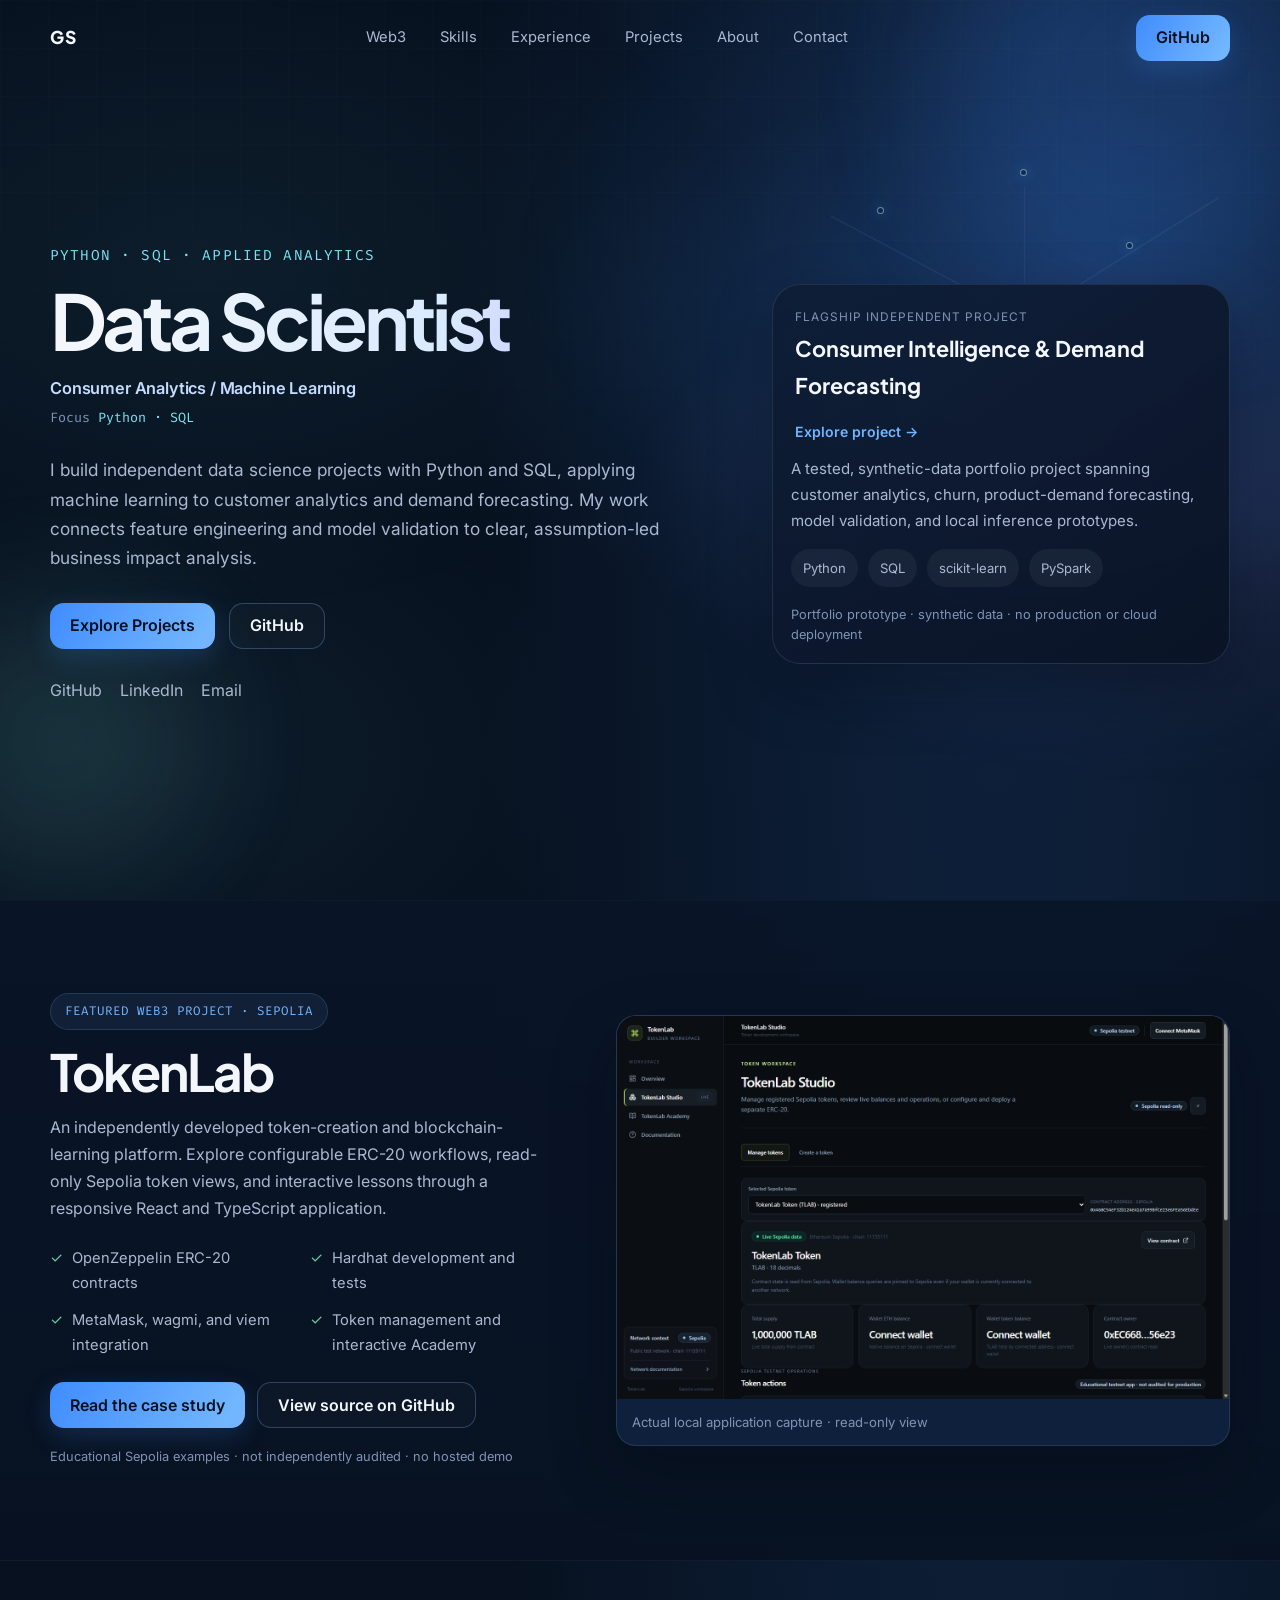
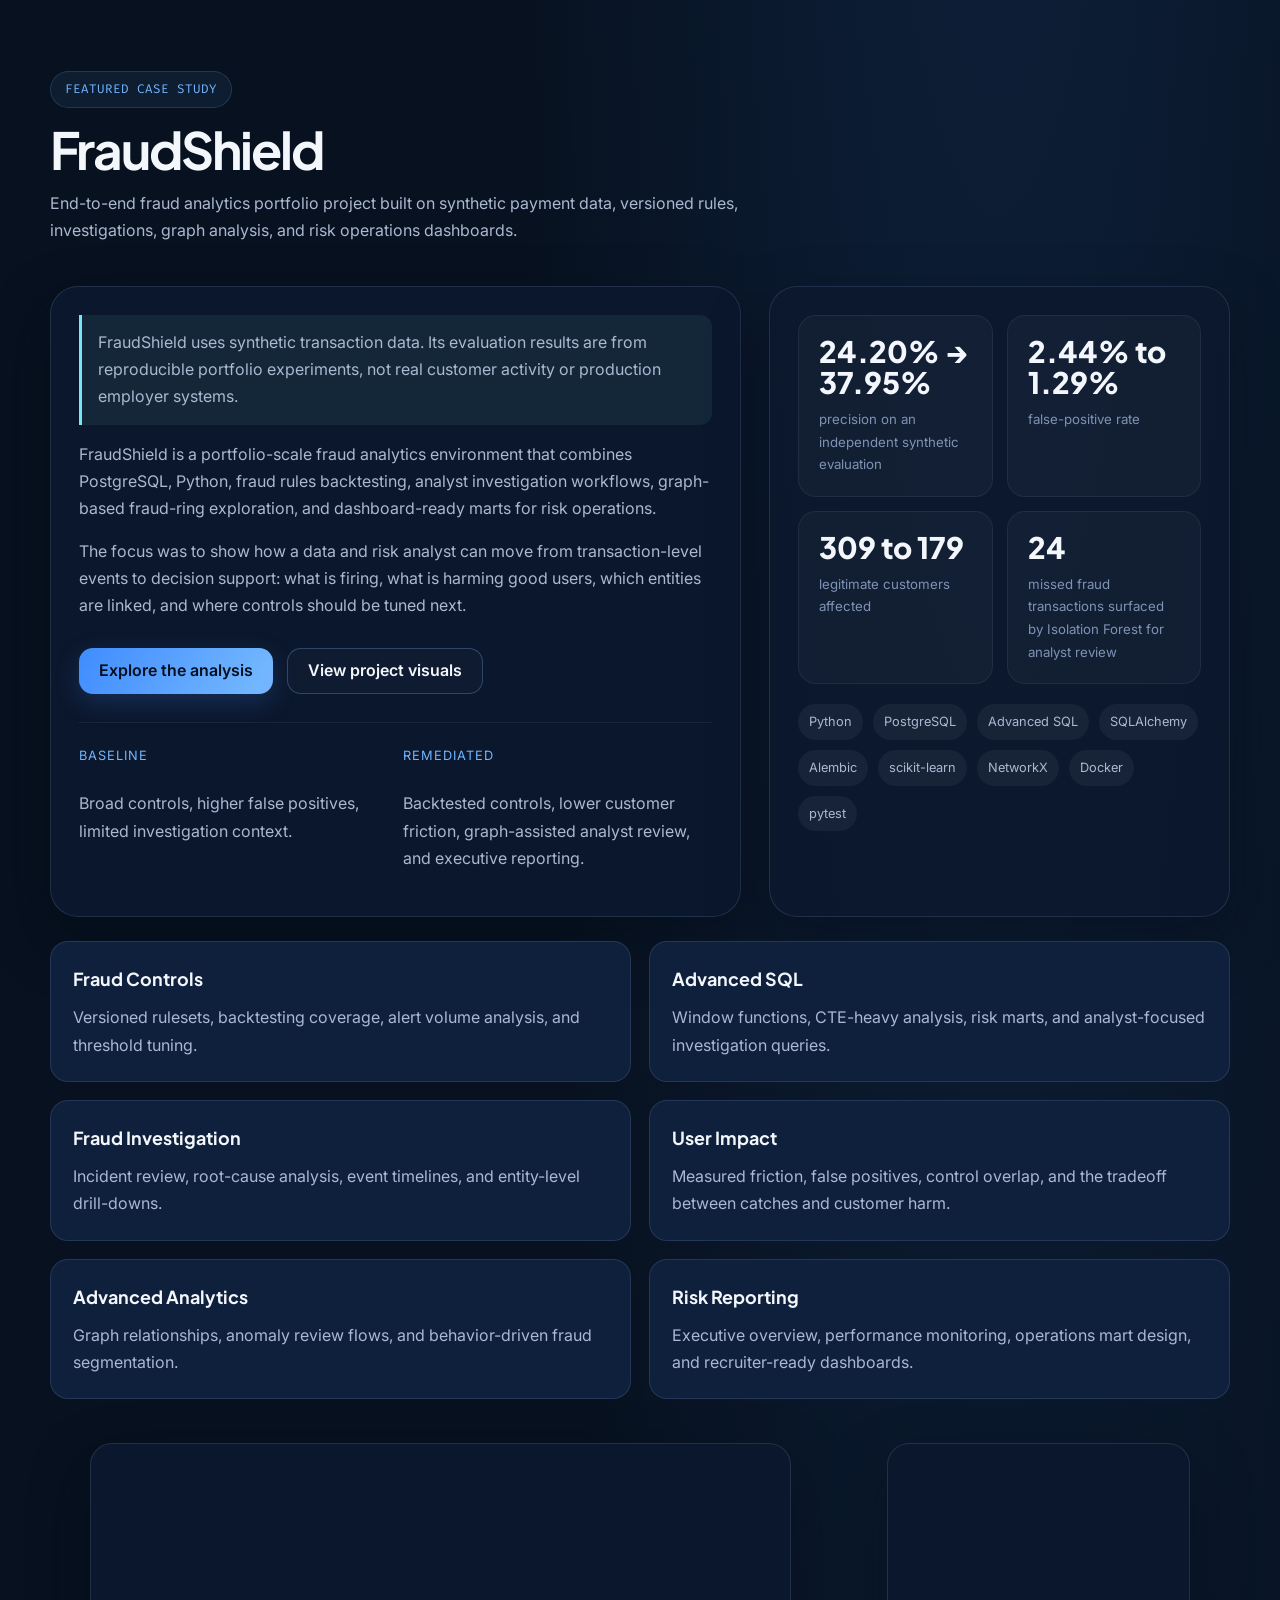
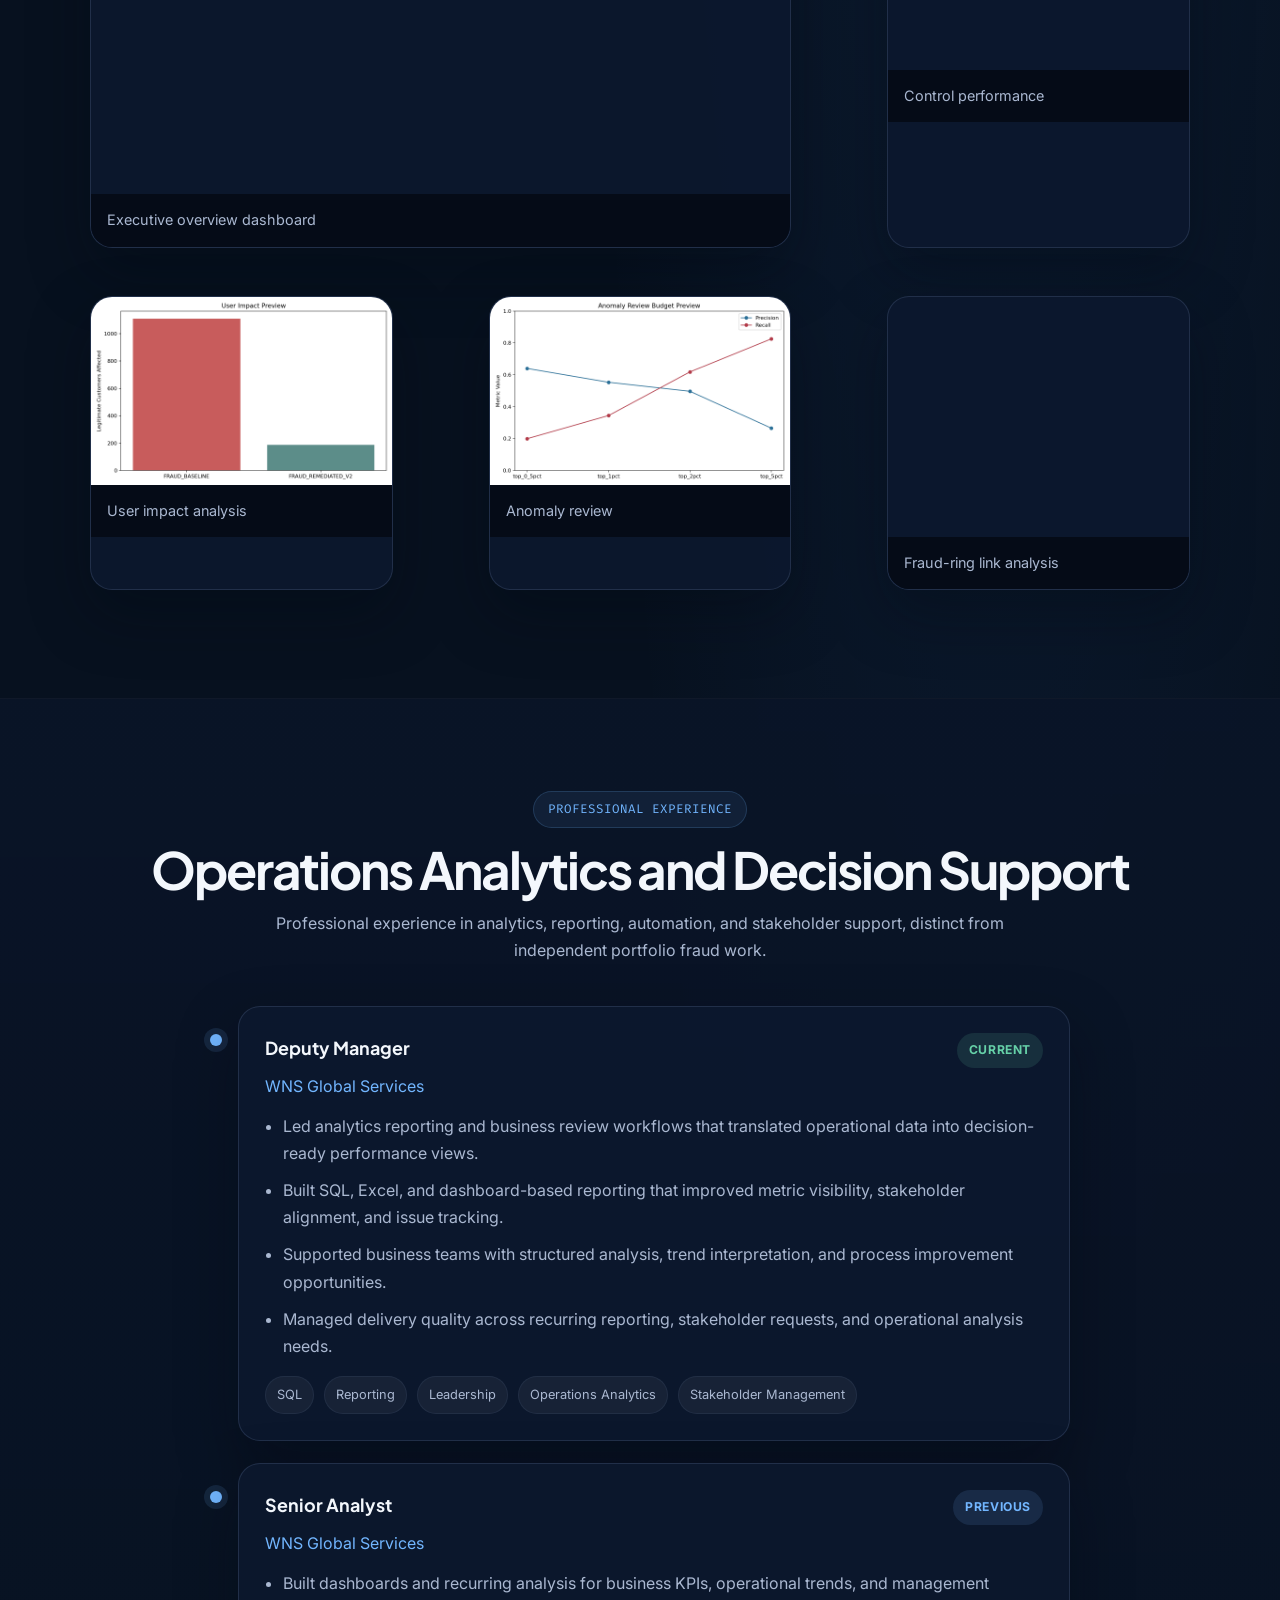
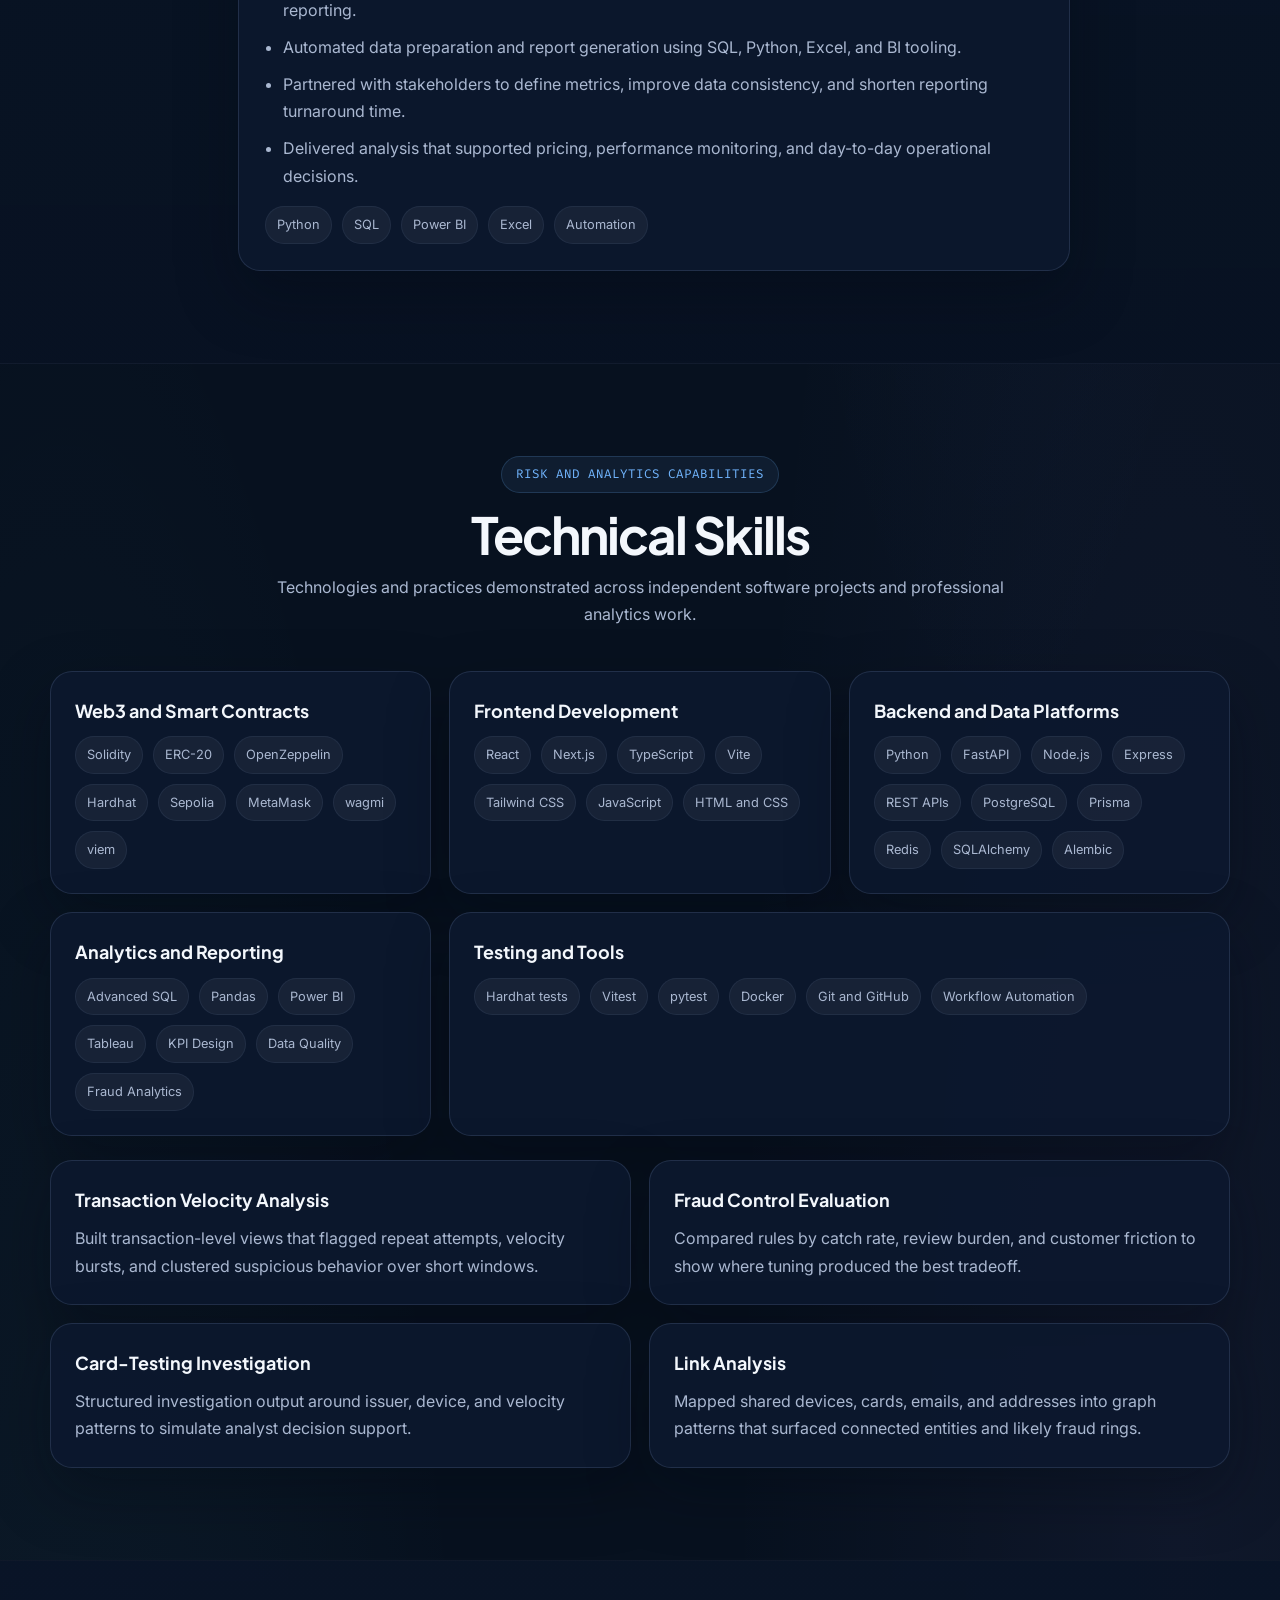
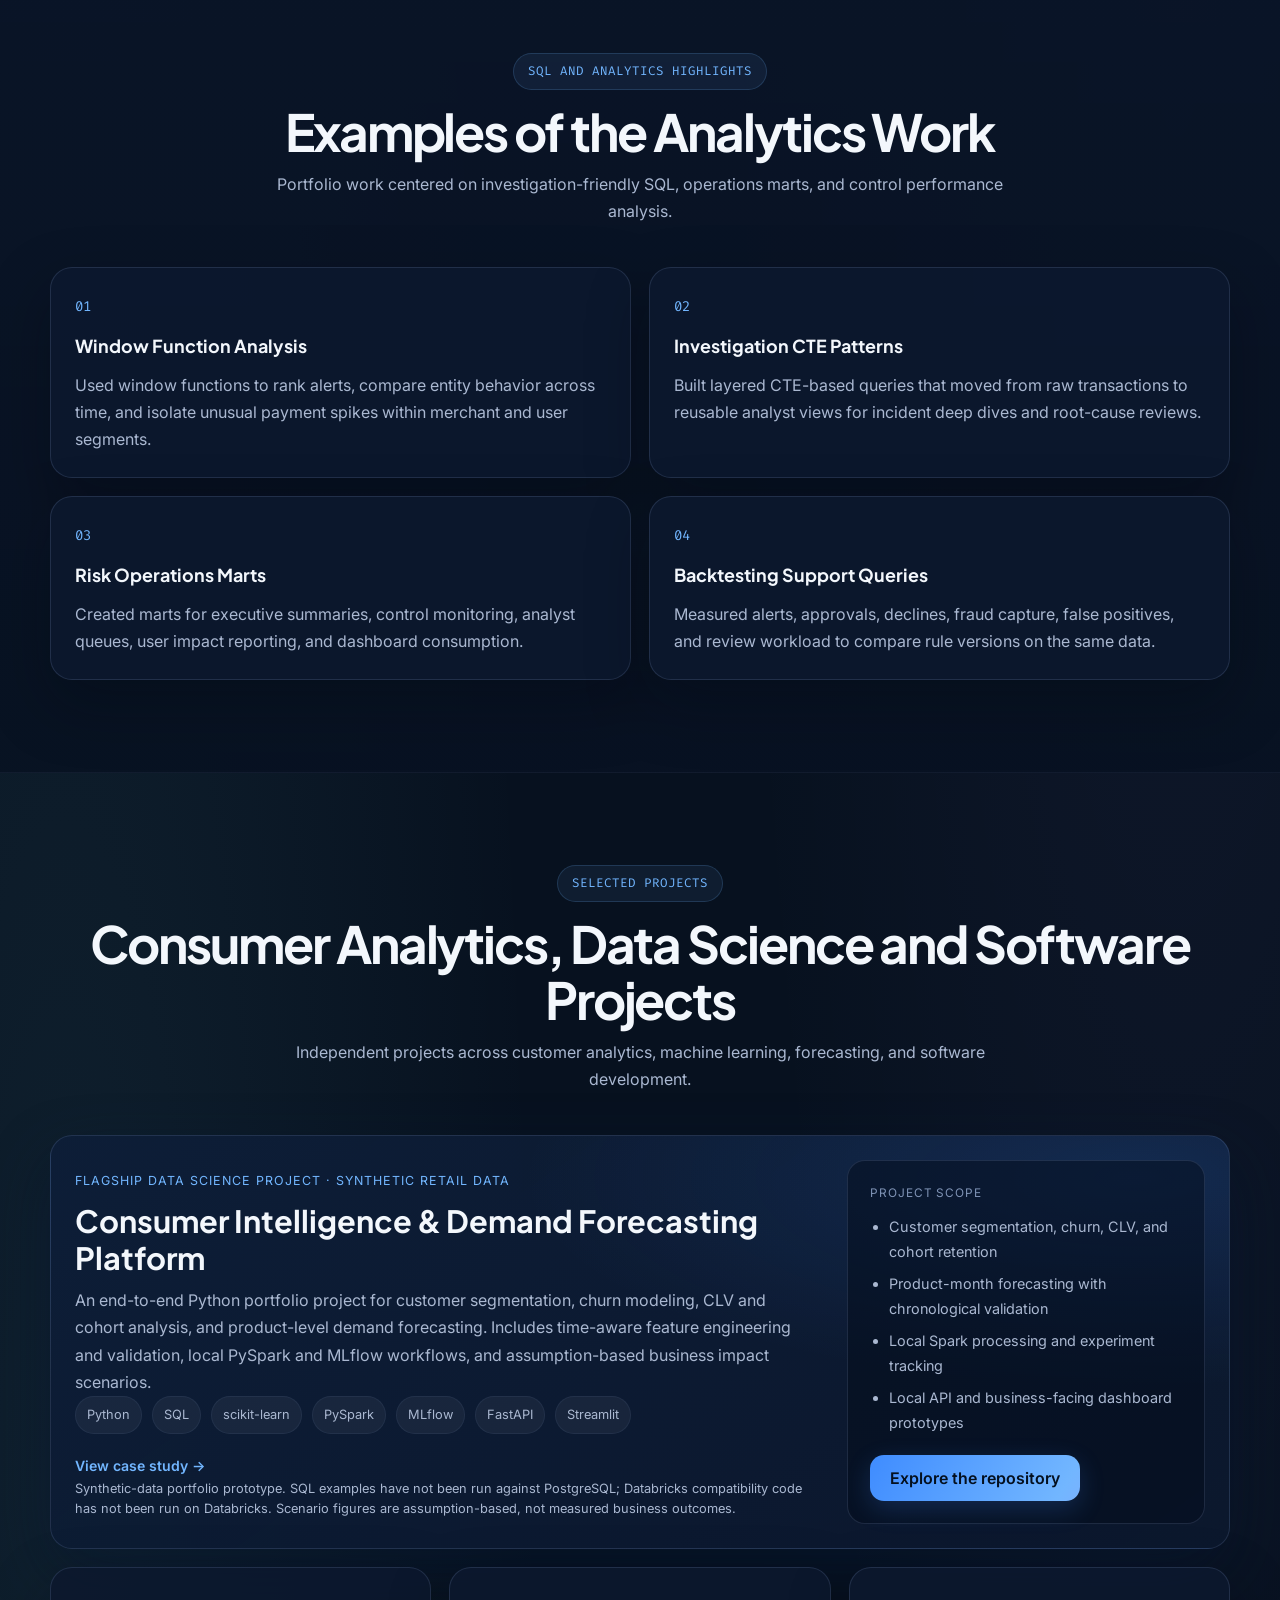
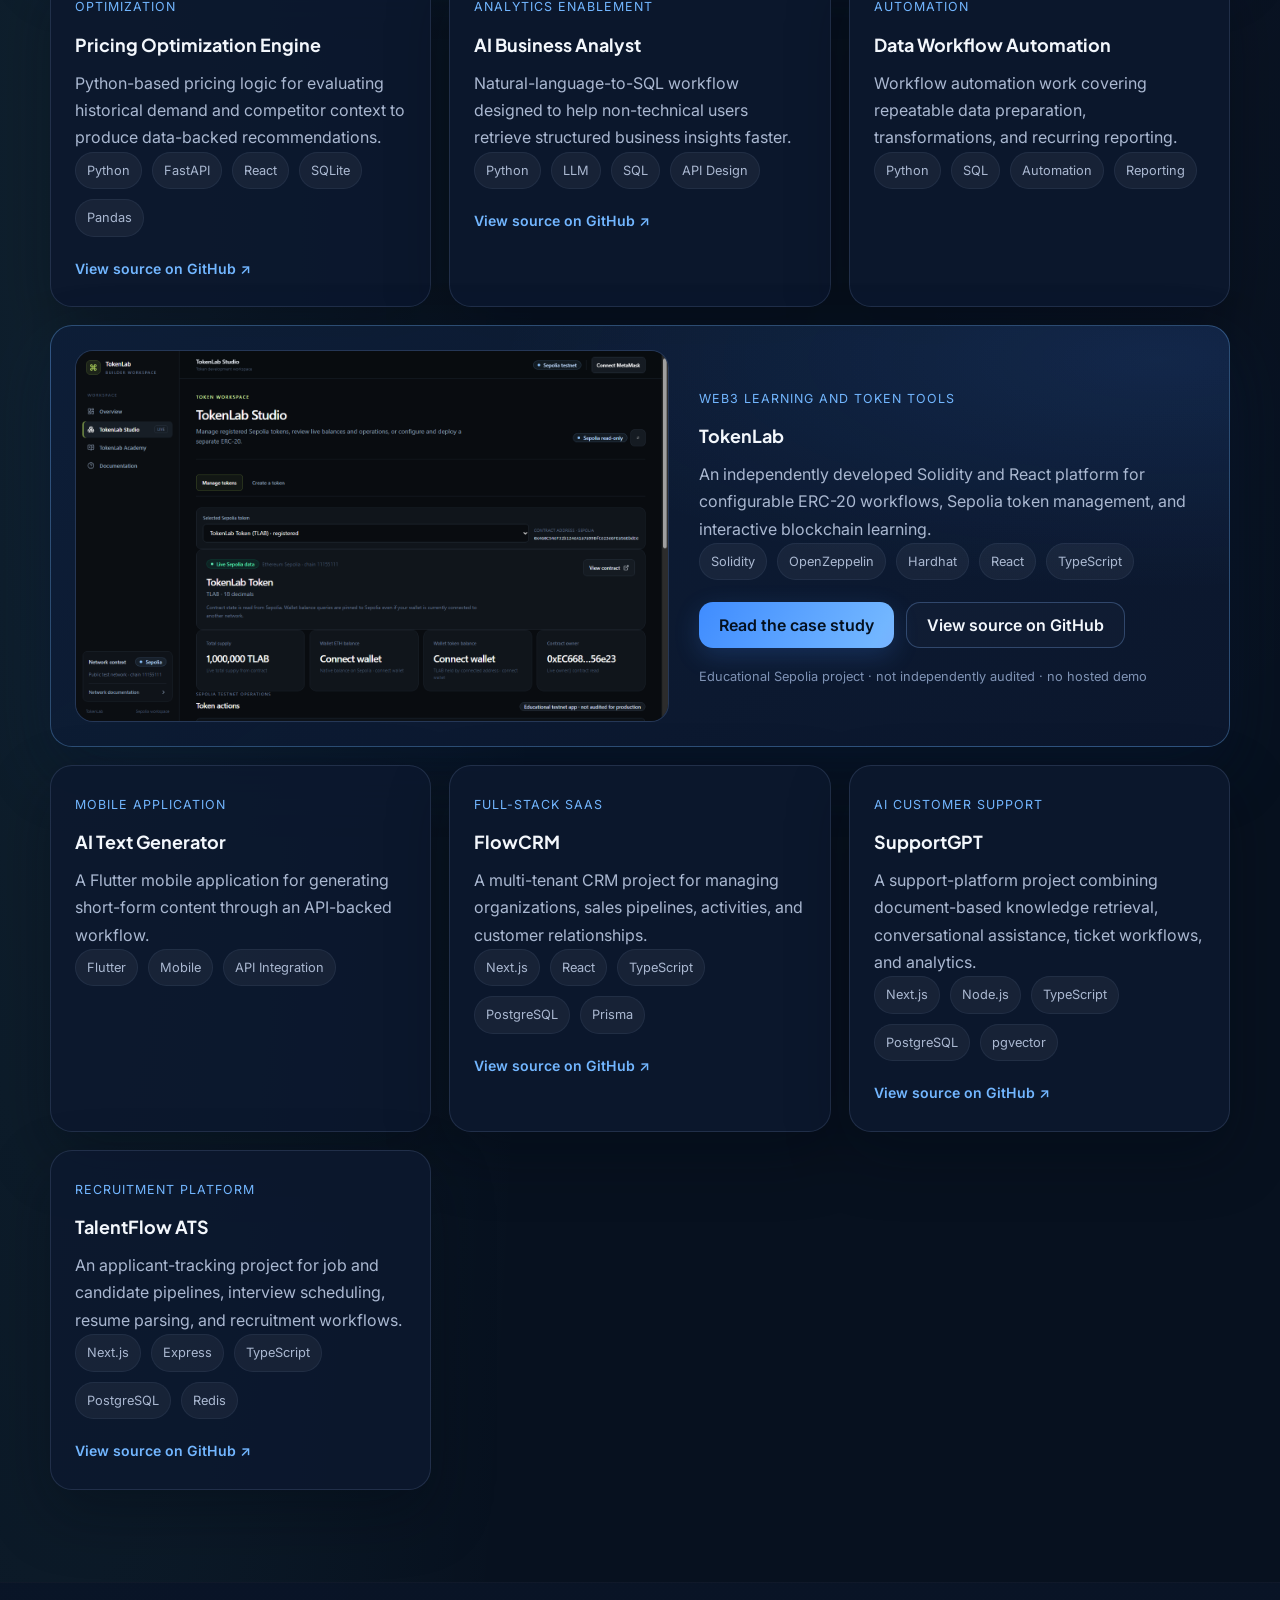
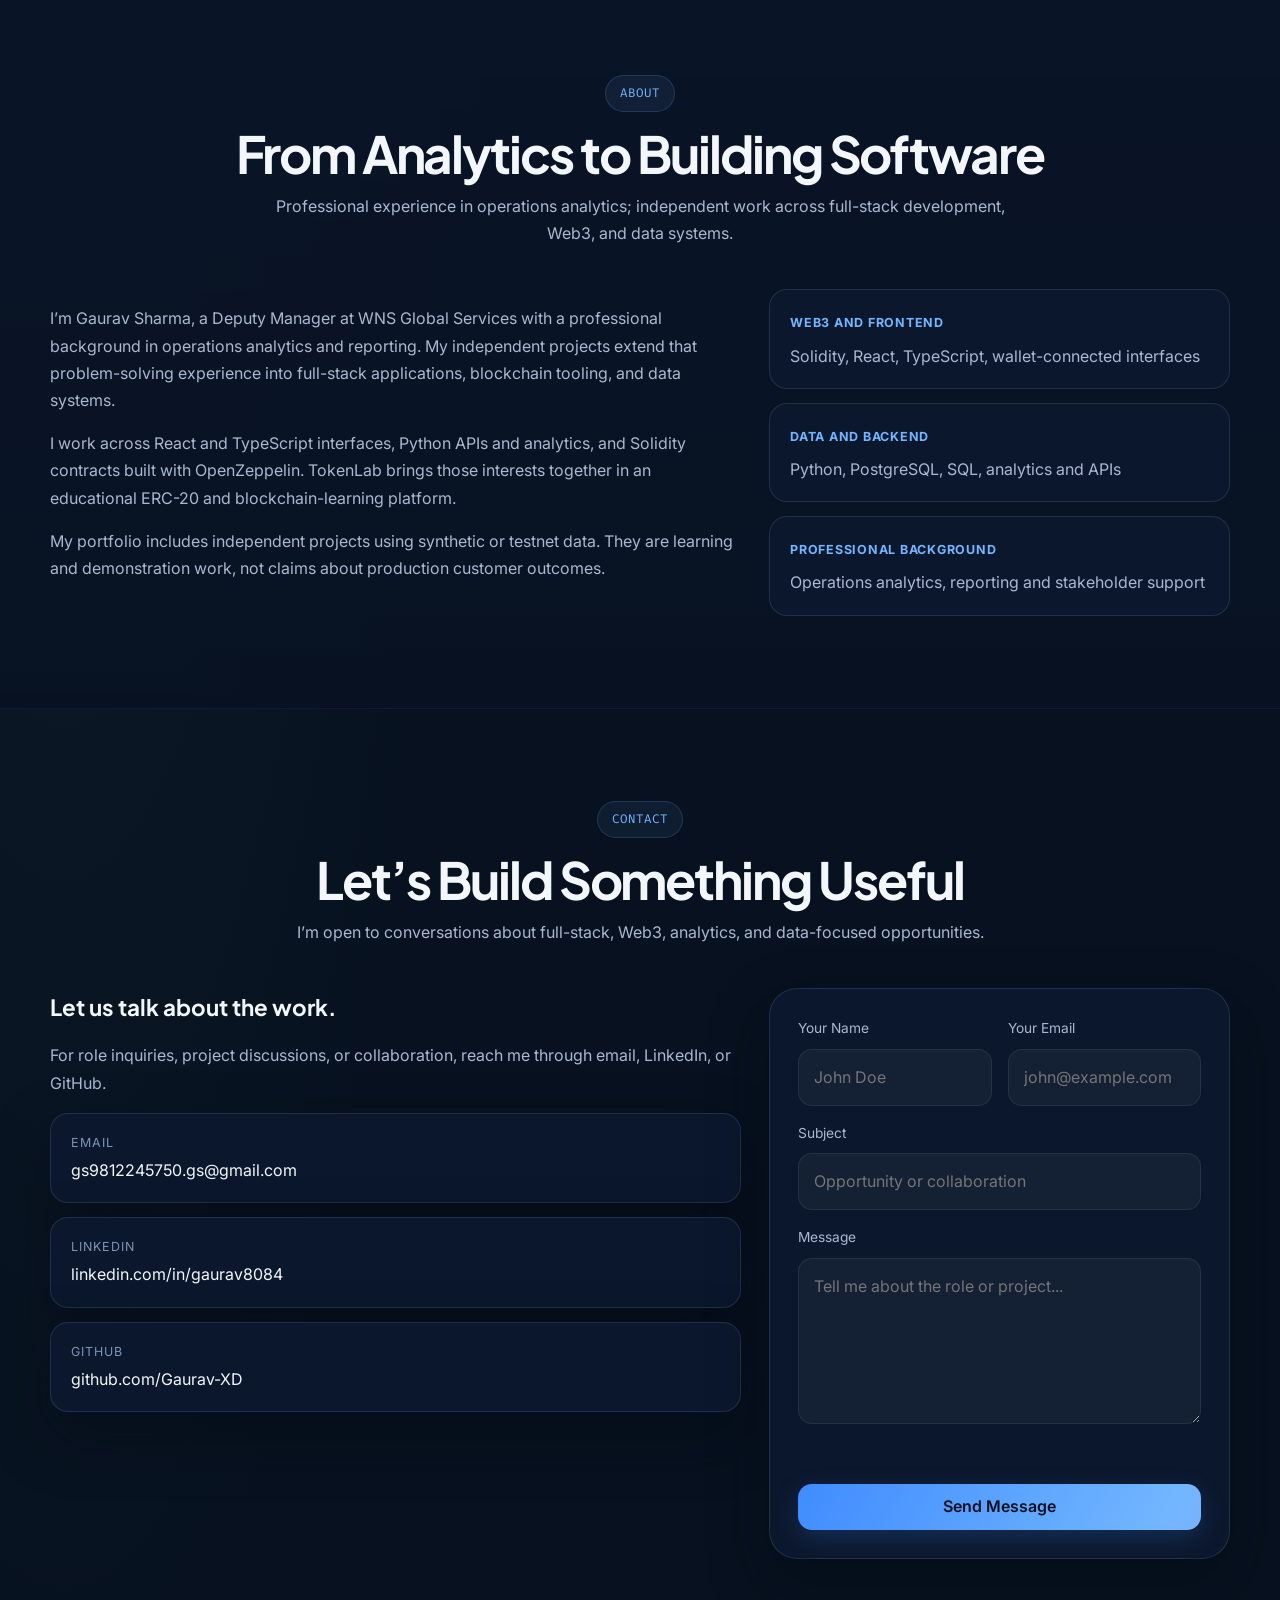
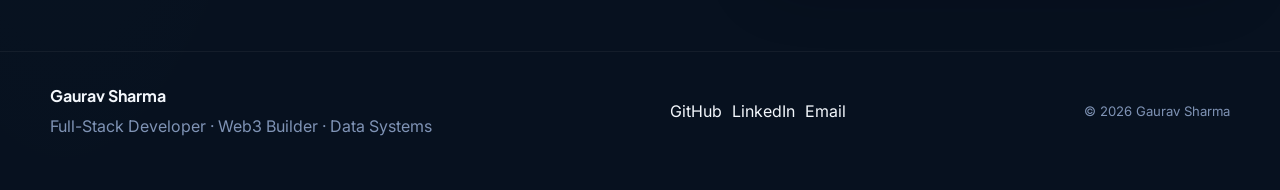
<file: index.html>
<!DOCTYPE html>
<html lang="en">
<head>
  <meta charset="UTF-8" />
  <meta name="viewport" content="width=device-width, initial-scale=1.0" />
  <meta
    name="description"
    content="Gaurav Sharma is a Data Scientist focused on consumer analytics and machine learning, with independent portfolio work in Python, SQL, forecasting, and customer analytics."
  />
  <meta property="og:title" content="Gaurav Sharma | Data Scientist · Consumer Analytics" />
  <meta
    property="og:description"
    content="Explore independent portfolio work in consumer analytics, machine learning, forecasting, Python, and SQL."
  />
  <meta property="og:type" content="website" />
  <meta property="og:url" content="https://gaurav-xd.github.io/" />
  <meta property="og:image" content="https://gaurav-xd.github.io/assets/images/social/portfolio-og.png" />
  <meta property="og:image:width" content="1200" />
  <meta property="og:image:height" content="630" />
  <meta property="og:image:alt" content="Gaurav Sharma portfolio with a genuine TokenLab application screenshot" />
  <meta name="twitter:card" content="summary_large_image" />
  <meta name="twitter:title" content="Gaurav Sharma | Data Scientist · Consumer Analytics" />
  <meta name="twitter:description" content="Independent portfolio work in consumer analytics, machine learning, forecasting, Python, and SQL." />
  <meta name="twitter:image" content="https://gaurav-xd.github.io/assets/images/social/portfolio-og.png" />
  <meta name="theme-color" content="#07111f" />
  <link rel="canonical" href="https://gaurav-xd.github.io/" />
  <title>Gaurav Sharma | Data Scientist · Consumer Analytics</title>
  <link rel="preconnect" href="https://fonts.googleapis.com" />
  <link rel="preconnect" href="https://fonts.gstatic.com" crossorigin />
  <link
    href="https://fonts.googleapis.com/css2?family=Plus+Jakarta+Sans:wght@500;600;700;800&family=Inter:wght@400;500;600;700&family=Fira+Code:wght@400;500&display=swap"
    rel="stylesheet"
  />
  <link rel="stylesheet" href="style.css" />
</head>
<body>
  <a class="skip-link" href="#main">Skip to content</a>
  <nav class="nav" id="nav" aria-label="Primary">
    <div class="container nav-container">
      <a href="#hero" class="nav-logo" aria-label="Go to top">GS</a>
      <ul class="nav-menu" id="navMenu" aria-label="Primary navigation">
        <li><a href="#tokenlab-feature" class="nav-link">Web3</a></li>
        <li><a href="#capabilities" class="nav-link">Skills</a></li>
        <li><a href="#experience" class="nav-link">Experience</a></li>
        <li><a href="#projects" class="nav-link">Projects</a></li>
        <li><a href="#about" class="nav-link">About</a></li>
        <li><a href="#contact" class="nav-link">Contact</a></li>
      </ul>
      <a
        href="https://github.com/Gaurav-XD"
        target="_blank"
        rel="noopener noreferrer"
        class="btn btn-primary nav-cta"
      >GitHub</a>
      <button class="hamburger" id="hamburger" type="button" aria-label="Toggle menu" aria-controls="navMenu" aria-expanded="false">
        <span></span>
        <span></span>
        <span></span>
      </button>
    </div>
  </nav>

  <main id="main">
    <section id="hero" class="hero">
      <div class="hero-bg" aria-hidden="true">
        <div class="hero-orb orb-1"></div>
        <div class="hero-orb orb-2"></div>
        <div class="hero-grid"></div>
        <div class="hero-network">
          <span class="network-node node-one"></span>
          <span class="network-node node-two"></span>
          <span class="network-node node-three"></span>
          <span class="network-node node-four"></span>
          <span class="network-node node-five"></span>
          <span class="network-node node-six"></span>
        </div>
      </div>
      <div class="container hero-container">
        <div class="hero-copy animate-fade">
          <p class="eyebrow">Python · SQL · Applied Analytics</p>
          <h1>Data Scientist</h1>
          <p class="hero-title">Consumer Analytics / Machine Learning</p>
          <p class="hero-technology-line">
            <span class="hero-tech-label">Focus</span>
            <span class="hero-tech-rotator" id="heroTech" aria-hidden="true">Forecasting · Customer Analytics</span>
            <span class="visually-hidden">Python, SQL, machine learning, demand forecasting, customer analytics, and business impact</span>
          </p>
          <p class="hero-summary">
            I build independent data science projects with Python and SQL, applying machine learning
            to customer analytics and demand forecasting. My work connects feature engineering and
            model validation to clear, assumption-led business impact analysis.
          </p>
          <div class="hero-actions">
            <a href="#projects" class="btn btn-primary">Explore Projects</a>
            <a href="https://github.com/Gaurav-XD" class="btn btn-outline" target="_blank" rel="noopener noreferrer">GitHub</a>
          </div>
          <div class="hero-links" aria-label="Social links">
            <a href="https://github.com/Gaurav-XD" target="_blank" rel="noopener noreferrer">GitHub</a>
            <a href="https://www.linkedin.com/in/gaurav8084/" target="_blank" rel="noopener noreferrer">LinkedIn</a>
            <a href="mailto:gs9812245750.gs@gmail.com">Email</a>
          </div>
        </div>

        <aside class="hero-panel portfolio-hero-panel consumer-hero-panel animate-fade" aria-label="Featured data science project">
          <div class="portfolio-hero-caption">
            <div>
              <span class="panel-label">Flagship independent project</span>
              <h2>Consumer Intelligence &amp; Demand Forecasting</h2>
            </div>
            <a href="#projects" aria-label="Explore the featured Consumer Intelligence project">Explore project <span aria-hidden="true">→</span></a>
          </div>
          <p class="consumer-hero-summary">
            A tested, synthetic-data portfolio project spanning customer analytics, churn,
            product-demand forecasting, model validation, and local inference prototypes.
          </p>
          <div class="panel-chip-row" aria-label="Project technologies">
            <span class="panel-chip">Python</span>
            <span class="panel-chip">SQL</span>
            <span class="panel-chip">scikit-learn</span>
            <span class="panel-chip">PySpark</span>
          </div>
          <p class="consumer-hero-note">Portfolio prototype · synthetic data · no production or cloud deployment</p>
        </aside>
      </div>
    </section>

    <section id="tokenlab-feature" class="section tokenlab-portfolio-feature section-dark">
      <div class="container tokenlab-feature-layout">
        <div class="tokenlab-feature-copy animate-on-scroll">
          <span class="section-label">Featured Web3 Project · Sepolia</span>
          <h2 class="section-title">TokenLab</h2>
          <p class="section-subtitle">
            An independently developed token-creation and blockchain-learning platform. Explore
            configurable ERC-20 workflows, read-only Sepolia token views, and interactive lessons
            through a responsive React and TypeScript application.
          </p>
          <div class="tokenlab-feature-points">
            <span>OpenZeppelin ERC-20 contracts</span>
            <span>Hardhat development and tests</span>
            <span>MetaMask, wagmi, and viem integration</span>
            <span>Token management and interactive Academy</span>
          </div>
          <div class="tokenlab-project-actions">
            <a class="btn btn-primary" href="tokenlab.html">Read the case study</a>
            <a class="btn btn-outline" href="https://github.com/Gaurav-XD/TokenLab" target="_blank" rel="noopener noreferrer">View source on GitHub</a>
          </div>
          <p class="tokenlab-project-note">Educational Sepolia examples · not independently audited · no hosted demo</p>
        </div>
        <a class="tokenlab-feature-image animate-on-scroll" href="tokenlab.html" aria-label="Open the TokenLab case study">
          <img
            src="assets/images/projects/tokenlab/tokenlab-studio.png"
            alt="Actual TokenLab Studio view of Sepolia token data with the wallet disconnected"
            loading="lazy"
            decoding="async"
          />
          <span>Actual local application capture · read-only view</span>
        </a>
      </div>
    </section>

    <section id="fraudshield" class="section featured-case-study">
      <div class="container">
        <div class="section-header align-left animate-on-scroll">
          <span class="section-label">Featured Case Study</span>
          <h2 class="section-title">FraudShield</h2>
          <p class="section-subtitle">
            End-to-end fraud analytics portfolio project built on synthetic payment data, versioned rules, investigations, graph analysis, and risk operations dashboards.
          </p>
        </div>

        <div class="case-study-layout">
          <div class="case-study-copy animate-on-scroll">
            <p class="case-disclaimer">
              FraudShield uses synthetic transaction data. Its evaluation results are from reproducible portfolio experiments, not real customer activity or production employer systems.
            </p>
            <p>
              FraudShield is a portfolio-scale fraud analytics environment that combines PostgreSQL, Python, fraud rules backtesting, analyst investigation workflows, graph-based fraud-ring exploration, and dashboard-ready marts for risk operations.
            </p>
            <p>
              The focus was to show how a data and risk analyst can move from transaction-level events to decision support: what is firing, what is harming good users, which entities are linked, and where controls should be tuned next.
            </p>
            <div class="case-actions">
              <a href="#sql-highlights" class="btn btn-primary">Explore the analysis</a>
              <a href="#fraudshield-gallery" class="btn btn-outline">View project visuals</a>
            </div>
            <div class="comparison-card">
              <div>
                <span class="comparison-label">Baseline</span>
                <p>Broad controls, higher false positives, limited investigation context.</p>
              </div>
              <div>
                <span class="comparison-label">Remediated</span>
                <p>Backtested controls, lower customer friction, graph-assisted analyst review, and executive reporting.</p>
              </div>
            </div>
          </div>

          <div class="case-study-side animate-on-scroll">
            <div class="kpi-grid">
              <article class="kpi-card">
                <span class="kpi-value">24.20% → 37.95%</span>
                <span class="kpi-label">precision on an independent synthetic evaluation</span>
              </article>
              <article class="kpi-card">
                <span class="kpi-value">2.44% to 1.29%</span>
                <span class="kpi-label">false-positive rate</span>
              </article>
              <article class="kpi-card">
                <span class="kpi-value">309 to 179</span>
                <span class="kpi-label">legitimate customers affected</span>
              </article>
              <article class="kpi-card">
                <span class="kpi-value">24</span>
                <span class="kpi-label">missed fraud transactions surfaced by Isolation Forest for analyst review</span>
              </article>
            </div>
            <div class="stack-row" aria-label="FraudShield stack">
              <span>Python</span>
              <span>PostgreSQL</span>
              <span>Advanced SQL</span>
              <span>SQLAlchemy</span>
              <span>Alembic</span>
              <span>scikit-learn</span>
              <span>NetworkX</span>
              <span>Docker</span>
              <span>pytest</span>
            </div>
          </div>
        </div>

        <div class="case-capabilities">
          <article class="capability-card animate-on-scroll">
            <h3>Fraud Controls</h3>
            <p>Versioned rulesets, backtesting coverage, alert volume analysis, and threshold tuning.</p>
          </article>
          <article class="capability-card animate-on-scroll">
            <h3>Advanced SQL</h3>
            <p>Window functions, CTE-heavy analysis, risk marts, and analyst-focused investigation queries.</p>
          </article>
          <article class="capability-card animate-on-scroll">
            <h3>Fraud Investigation</h3>
            <p>Incident review, root-cause analysis, event timelines, and entity-level drill-downs.</p>
          </article>
          <article class="capability-card animate-on-scroll">
            <h3>User Impact</h3>
            <p>Measured friction, false positives, control overlap, and the tradeoff between catches and customer harm.</p>
          </article>
          <article class="capability-card animate-on-scroll">
            <h3>Advanced Analytics</h3>
            <p>Graph relationships, anomaly review flows, and behavior-driven fraud segmentation.</p>
          </article>
          <article class="capability-card animate-on-scroll">
            <h3>Risk Reporting</h3>
            <p>Executive overview, performance monitoring, operations mart design, and recruiter-ready dashboards.</p>
          </article>
        </div>

        <div class="visual-grid" id="fraudshield-gallery">
          <figure class="visual-card visual-card-wide animate-on-scroll">
            <img src="assets/projects/fraudshield/executive-overview.png" alt="FraudShield executive overview dashboard preview" width="1600" height="800" loading="lazy" decoding="async" />
            <figcaption>Executive overview dashboard</figcaption>
          </figure>
          <figure class="visual-card animate-on-scroll">
            <img src="assets/projects/fraudshield/control-performance.png" alt="FraudShield control performance dashboard preview" width="1280" height="960" loading="lazy" decoding="async" />
            <figcaption>Control performance</figcaption>
          </figure>
          <figure class="visual-card animate-on-scroll">
            <img src="assets/projects/fraudshield/user-impact.png" alt="FraudShield user impact dashboard preview" width="1280" height="800" loading="lazy" decoding="async" />
            <figcaption>User impact analysis</figcaption>
          </figure>
          <figure class="visual-card animate-on-scroll">
            <img src="assets/projects/fraudshield/anomaly-review.png" alt="FraudShield anomaly review dashboard preview" width="1280" height="800" loading="lazy" decoding="async" />
            <figcaption>Anomaly review</figcaption>
          </figure>
          <figure class="visual-card animate-on-scroll">
            <img src="assets/projects/fraudshield/fraud-ring.png" alt="Fraud ring graph visualization from FraudShield" width="1781" height="1422" loading="lazy" decoding="async" />
            <figcaption>Fraud-ring link analysis</figcaption>
          </figure>
        </div>
      </div>
    </section>

    <section id="experience" class="section section-dark">
      <div class="container">
        <div class="section-header animate-on-scroll">
          <span class="section-label">Professional Experience</span>
          <h2 class="section-title">Operations Analytics and Decision Support</h2>
          <p class="section-subtitle">
            Professional experience in analytics, reporting, automation, and stakeholder support, distinct from independent portfolio fraud work.
          </p>
        </div>
        <div class="timeline">
          <article class="timeline-item animate-on-scroll">
            <div class="timeline-dot"></div>
            <div class="timeline-card">
              <div class="timeline-header">
                <div>
                  <h3 class="timeline-role">Deputy Manager</h3>
                  <p class="timeline-company">WNS Global Services</p>
                </div>
                <span class="timeline-badge badge-current">Current</span>
              </div>
              <ul class="timeline-points">
                <li>Led analytics reporting and business review workflows that translated operational data into decision-ready performance views.</li>
                <li>Built SQL, Excel, and dashboard-based reporting that improved metric visibility, stakeholder alignment, and issue tracking.</li>
                <li>Supported business teams with structured analysis, trend interpretation, and process improvement opportunities.</li>
                <li>Managed delivery quality across recurring reporting, stakeholder requests, and operational analysis needs.</li>
              </ul>
              <div class="timeline-tags">
                <span class="tag-sm">SQL</span>
                <span class="tag-sm">Reporting</span>
                <span class="tag-sm">Leadership</span>
                <span class="tag-sm">Operations Analytics</span>
                <span class="tag-sm">Stakeholder Management</span>
              </div>
            </div>
          </article>

          <article class="timeline-item animate-on-scroll">
            <div class="timeline-dot"></div>
            <div class="timeline-card">
              <div class="timeline-header">
                <div>
                  <h3 class="timeline-role">Senior Analyst</h3>
                  <p class="timeline-company">WNS Global Services</p>
                </div>
                <span class="timeline-badge badge-prev">Previous</span>
              </div>
              <ul class="timeline-points">
                <li>Built dashboards and recurring analysis for business KPIs, operational trends, and management reporting.</li>
                <li>Automated data preparation and report generation using SQL, Python, Excel, and BI tooling.</li>
                <li>Partnered with stakeholders to define metrics, improve data consistency, and shorten reporting turnaround time.</li>
                <li>Delivered analysis that supported pricing, performance monitoring, and day-to-day operational decisions.</li>
              </ul>
              <div class="timeline-tags">
                <span class="tag-sm">Python</span>
                <span class="tag-sm">SQL</span>
                <span class="tag-sm">Power BI</span>
                <span class="tag-sm">Excel</span>
                <span class="tag-sm">Automation</span>
              </div>
            </div>
          </article>
        </div>
      </div>
    </section>

    <section id="capabilities" class="section">
      <div class="container">
        <div class="section-header animate-on-scroll">
          <span class="section-label">Risk and Analytics Capabilities</span>
          <h2 class="section-title">Technical Skills</h2>
          <p class="section-subtitle">
            Technologies and practices demonstrated across independent software projects and professional analytics work.
          </p>
        </div>

        <div class="skills-grid analytics-grid">
          <article class="skill-category animate-on-scroll">
            <h3>Web3 and Smart Contracts</h3>
            <div class="skill-tags">
              <span class="tag">Solidity</span>
              <span class="tag">ERC-20</span>
              <span class="tag">OpenZeppelin</span>
              <span class="tag">Hardhat</span>
              <span class="tag">Sepolia</span>
              <span class="tag">MetaMask</span>
              <span class="tag">wagmi</span>
              <span class="tag">viem</span>
            </div>
          </article>
          <article class="skill-category animate-on-scroll">
            <h3>Frontend Development</h3>
            <div class="skill-tags">
              <span class="tag">React</span>
              <span class="tag">Next.js</span>
              <span class="tag">TypeScript</span>
              <span class="tag">Vite</span>
              <span class="tag">Tailwind CSS</span>
              <span class="tag">JavaScript</span>
              <span class="tag">HTML and CSS</span>
            </div>
          </article>
          <article class="skill-category animate-on-scroll">
            <h3>Backend and Data Platforms</h3>
            <div class="skill-tags">
              <span class="tag">Python</span>
              <span class="tag">FastAPI</span>
              <span class="tag">Node.js</span>
              <span class="tag">Express</span>
              <span class="tag">REST APIs</span>
              <span class="tag">PostgreSQL</span>
              <span class="tag">Prisma</span>
              <span class="tag">Redis</span>
              <span class="tag">SQLAlchemy</span>
              <span class="tag">Alembic</span>
            </div>
          </article>
          <article class="skill-category animate-on-scroll">
            <h3>Analytics and Reporting</h3>
            <div class="skill-tags">
              <span class="tag">Advanced SQL</span>
              <span class="tag">Pandas</span>
              <span class="tag">Power BI</span>
              <span class="tag">Tableau</span>
              <span class="tag">KPI Design</span>
              <span class="tag">Data Quality</span>
              <span class="tag">Fraud Analytics</span>
            </div>
          </article>
          <article class="skill-category animate-on-scroll">
            <h3>Testing and Tools</h3>
            <div class="skill-tags">
              <span class="tag">Hardhat tests</span>
              <span class="tag">Vitest</span>
              <span class="tag">pytest</span>
              <span class="tag">Docker</span>
              <span class="tag">Git and GitHub</span>
              <span class="tag">Workflow Automation</span>
            </div>
          </article>
        </div>

        <div class="highlights-grid">
          <article class="highlight-card animate-on-scroll">
            <h3>Transaction Velocity Analysis</h3>
            <p>Built transaction-level views that flagged repeat attempts, velocity bursts, and clustered suspicious behavior over short windows.</p>
          </article>
          <article class="highlight-card animate-on-scroll">
            <h3>Fraud Control Evaluation</h3>
            <p>Compared rules by catch rate, review burden, and customer friction to show where tuning produced the best tradeoff.</p>
          </article>
          <article class="highlight-card animate-on-scroll">
            <h3>Card-Testing Investigation</h3>
            <p>Structured investigation output around issuer, device, and velocity patterns to simulate analyst decision support.</p>
          </article>
          <article class="highlight-card animate-on-scroll">
            <h3>Link Analysis</h3>
            <p>Mapped shared devices, cards, emails, and addresses into graph patterns that surfaced connected entities and likely fraud rings.</p>
          </article>
        </div>
      </div>
    </section>

    <section id="sql-highlights" class="section section-dark">
      <div class="container">
        <div class="section-header animate-on-scroll">
          <span class="section-label">SQL and Analytics Highlights</span>
          <h2 class="section-title">Examples of the Analytics Work</h2>
          <p class="section-subtitle">
            Portfolio work centered on investigation-friendly SQL, operations marts, and control performance analysis.
          </p>
        </div>

        <div class="sql-grid">
          <article class="sql-card animate-on-scroll">
            <span class="sql-badge">01</span>
            <h3>Window Function Analysis</h3>
            <p>Used window functions to rank alerts, compare entity behavior across time, and isolate unusual payment spikes within merchant and user segments.</p>
          </article>
          <article class="sql-card animate-on-scroll">
            <span class="sql-badge">02</span>
            <h3>Investigation CTE Patterns</h3>
            <p>Built layered CTE-based queries that moved from raw transactions to reusable analyst views for incident deep dives and root-cause reviews.</p>
          </article>
          <article class="sql-card animate-on-scroll">
            <span class="sql-badge">03</span>
            <h3>Risk Operations Marts</h3>
            <p>Created marts for executive summaries, control monitoring, analyst queues, user impact reporting, and dashboard consumption.</p>
          </article>
          <article class="sql-card animate-on-scroll">
            <span class="sql-badge">04</span>
            <h3>Backtesting Support Queries</h3>
            <p>Measured alerts, approvals, declines, fraud capture, false positives, and review workload to compare rule versions on the same data.</p>
          </article>
        </div>
      </div>
    </section>

    <section id="projects" class="section">
      <div class="container">
        <div class="section-header animate-on-scroll">
          <span class="section-label">Selected Projects</span>
          <h2 class="section-title">Consumer Analytics, Data Science and Software Projects</h2>
          <p class="section-subtitle">
            Independent projects across customer analytics, machine learning, forecasting, and software development.
          </p>
        </div>
        <div class="projects-grid project-list">
          <article class="project-card consumer-intelligence-project-card animate-on-scroll">
            <div class="project-content">
              <span class="project-kicker">Flagship Data Science Project · Synthetic Retail Data</span>
              <h3>Consumer Intelligence &amp; Demand Forecasting Platform</h3>
              <p>
                An end-to-end Python portfolio project for customer segmentation, churn modeling,
                CLV and cohort analysis, and product-level demand forecasting. Includes time-aware
                feature engineering and validation, local PySpark and MLflow workflows, and
                assumption-based business impact scenarios.
              </p>
              <div class="tech-stack">
                <span class="tech-tag">Python</span>
                <span class="tech-tag">SQL</span>
                <span class="tech-tag">scikit-learn</span>
                <span class="tech-tag">PySpark</span>
                <span class="tech-tag">MLflow</span>
                <span class="tech-tag">FastAPI</span>
                <span class="tech-tag">Streamlit</span>
              </div>
              <div class="project-source-links">
                <a href="consumer-intelligence.html">
                  View case study <span aria-hidden="true">→</span>
                </a>
              </div>
              <p class="consumer-project-note">
                Synthetic-data portfolio prototype. SQL examples have not been run against PostgreSQL;
                Databricks compatibility code has not been run on Databricks. Scenario figures are
                assumption-based, not measured business outcomes.
              </p>
            </div>
            <aside class="consumer-intelligence-project-aside" aria-label="Project scope">
              <span class="panel-label">Project scope</span>
              <ul>
                <li>Customer segmentation, churn, CLV, and cohort retention</li>
                <li>Product-month forecasting with chronological validation</li>
                <li>Local Spark processing and experiment tracking</li>
                <li>Local API and business-facing dashboard prototypes</li>
              </ul>
              <a class="btn btn-primary" href="https://github.com/Gaurav-XD/consumer-intelligence-demand-forecasting" target="_blank" rel="noopener noreferrer">
                Explore the repository
              </a>
            </aside>
          </article>
          <article class="project-card animate-on-scroll">
            <div class="project-content">
              <span class="project-kicker">Optimization</span>
              <h3>Pricing Optimization Engine</h3>
              <p>Python-based pricing logic for evaluating historical demand and competitor context to produce data-backed recommendations.</p>
              <div class="tech-stack">
                <span class="tech-tag">Python</span>
                <span class="tech-tag">FastAPI</span>
                <span class="tech-tag">React</span>
                <span class="tech-tag">SQLite</span>
                <span class="tech-tag">Pandas</span>
              </div>
              <div class="project-source-links">
                <a href="https://github.com/Gaurav-XD/Pricing-Optimization-Engine" target="_blank" rel="noopener noreferrer">View source on GitHub <span aria-hidden="true">↗</span></a>
              </div>
            </div>
          </article>
          <article class="project-card animate-on-scroll">
            <div class="project-content">
              <span class="project-kicker">Analytics Enablement</span>
              <h3>AI Business Analyst</h3>
              <p>Natural-language-to-SQL workflow designed to help non-technical users retrieve structured business insights faster.</p>
              <div class="tech-stack">
                <span class="tech-tag">Python</span>
                <span class="tech-tag">LLM</span>
                <span class="tech-tag">SQL</span>
                <span class="tech-tag">API Design</span>
              </div>
              <div class="project-source-links">
                <a href="https://github.com/Gaurav-XD/AI-Business-Analyst" target="_blank" rel="noopener noreferrer">View source on GitHub <span aria-hidden="true">↗</span></a>
              </div>
            </div>
          </article>
          <article class="project-card animate-on-scroll">
            <div class="project-content">
              <span class="project-kicker">Automation</span>
              <h3>Data Workflow Automation</h3>
              <p>Workflow automation work covering repeatable data preparation, transformations, and recurring reporting.</p>
              <div class="tech-stack">
                <span class="tech-tag">Python</span>
                <span class="tech-tag">SQL</span>
                <span class="tech-tag">Automation</span>
                <span class="tech-tag">Reporting</span>
              </div>
            </div>
          </article>
          <article class="project-card tokenlab-project-card animate-on-scroll">
            <a class="tokenlab-project-image" href="tokenlab.html" aria-label="View TokenLab case study">
              <img
                src="assets/images/projects/tokenlab/tokenlab-studio.png"
                alt="TokenLab Studio showing a live Sepolia TLAB dashboard with the wallet disconnected"
                loading="lazy"
                decoding="async"
              />
            </a>
            <div class="project-content">
              <span class="project-kicker">Web3 Learning and Token Tools</span>
              <h3>TokenLab</h3>
              <p>
                An independently developed Solidity and React platform for configurable ERC-20 workflows,
                Sepolia token management, and interactive blockchain learning.
              </p>
              <div class="tech-stack">
                <span class="tech-tag">Solidity</span>
                <span class="tech-tag">OpenZeppelin</span>
                <span class="tech-tag">Hardhat</span>
                <span class="tech-tag">React</span>
                <span class="tech-tag">TypeScript</span>
              </div>
              <div class="tokenlab-project-actions">
                <a class="btn btn-primary" href="tokenlab.html">Read the case study</a>
                <a
                  class="btn btn-outline"
                  href="https://github.com/Gaurav-XD/TokenLab"
                  target="_blank"
                  rel="noopener noreferrer"
                >View source on GitHub</a>
              </div>
              <p class="tokenlab-project-note">Educational Sepolia project · not independently audited · no hosted demo</p>
            </div>
          </article>
          <article class="project-card animate-on-scroll">
            <div class="project-content">
              <span class="project-kicker">Mobile Application</span>
              <h3>AI Text Generator</h3>
              <p>A Flutter mobile application for generating short-form content through an API-backed workflow.</p>
              <div class="tech-stack">
                <span class="tech-tag">Flutter</span>
                <span class="tech-tag">Mobile</span>
                <span class="tech-tag">API Integration</span>
              </div>
            </div>
          </article>
          <article class="project-card animate-on-scroll">
            <div class="project-content">
              <span class="project-kicker">Full-Stack SaaS</span>
              <h3>FlowCRM</h3>
              <p>A multi-tenant CRM project for managing organizations, sales pipelines, activities, and customer relationships.</p>
              <div class="tech-stack">
                <span class="tech-tag">Next.js</span>
                <span class="tech-tag">React</span>
                <span class="tech-tag">TypeScript</span>
                <span class="tech-tag">PostgreSQL</span>
                <span class="tech-tag">Prisma</span>
              </div>
              <div class="project-source-links">
                <a href="https://github.com/Gaurav-XD/FLOW_CRM" target="_blank" rel="noopener noreferrer">View source on GitHub <span aria-hidden="true">↗</span></a>
              </div>
            </div>
          </article>
          <article class="project-card animate-on-scroll">
            <div class="project-content">
              <span class="project-kicker">AI Customer Support</span>
              <h3>SupportGPT</h3>
              <p>A support-platform project combining document-based knowledge retrieval, conversational assistance, ticket workflows, and analytics.</p>
              <div class="tech-stack">
                <span class="tech-tag">Next.js</span>
                <span class="tech-tag">Node.js</span>
                <span class="tech-tag">TypeScript</span>
                <span class="tech-tag">PostgreSQL</span>
                <span class="tech-tag">pgvector</span>
              </div>
              <div class="project-source-links">
                <a href="https://github.com/Gaurav-XD/SUPPORT_GPT" target="_blank" rel="noopener noreferrer">View source on GitHub <span aria-hidden="true">↗</span></a>
              </div>
            </div>
          </article>
          <article class="project-card animate-on-scroll">
            <div class="project-content">
              <span class="project-kicker">Recruitment Platform</span>
              <h3>TalentFlow ATS</h3>
              <p>An applicant-tracking project for job and candidate pipelines, interview scheduling, resume parsing, and recruitment workflows.</p>
              <div class="tech-stack">
                <span class="tech-tag">Next.js</span>
                <span class="tech-tag">Express</span>
                <span class="tech-tag">TypeScript</span>
                <span class="tech-tag">PostgreSQL</span>
                <span class="tech-tag">Redis</span>
              </div>
              <div class="project-source-links">
                <a href="https://github.com/Gaurav-XD/TALENTFLOW_ATS" target="_blank" rel="noopener noreferrer">View source on GitHub <span aria-hidden="true">↗</span></a>
              </div>
            </div>
          </article>
        </div>
      </div>
    </section>

    <section id="about" class="section section-dark">
      <div class="container">
        <div class="section-header animate-on-scroll">
          <span class="section-label">About</span>
          <h2 class="section-title">From Analytics to Building Software</h2>
          <p class="section-subtitle">
            Professional experience in operations analytics; independent work across full-stack development, Web3, and data systems.
          </p>
        </div>
        <div class="about-grid">
          <div class="about-text animate-on-scroll">
            <p>
              I’m Gaurav Sharma, a Deputy Manager at WNS Global Services with a professional background in operations analytics and reporting. My independent projects extend that problem-solving experience into full-stack applications, blockchain tooling, and data systems.
            </p>
            <p>
              I work across React and TypeScript interfaces, Python APIs and analytics, and Solidity contracts built with OpenZeppelin. TokenLab brings those interests together in an educational ERC-20 and blockchain-learning platform.
            </p>
            <p>
              My portfolio includes independent projects using synthetic or testnet data. They are learning and demonstration work, not claims about production customer outcomes.
            </p>
          </div>
          <div class="about-focus animate-on-scroll">
            <article class="about-focus-card">
              <span class="about-focus-label">Web3 and frontend</span>
              <p>Solidity, React, TypeScript, wallet-connected interfaces</p>
            </article>
            <article class="about-focus-card">
              <span class="about-focus-label">Data and backend</span>
              <p>Python, PostgreSQL, SQL, analytics and APIs</p>
            </article>
            <article class="about-focus-card">
              <span class="about-focus-label">Professional background</span>
              <p>Operations analytics, reporting and stakeholder support</p>
            </article>
          </div>
        </div>
      </div>
    </section>

    <section id="contact" class="section">
      <div class="container">
        <div class="section-header animate-on-scroll">
          <span class="section-label">Contact</span>
          <h2 class="section-title">Let’s Build Something Useful</h2>
          <p class="section-subtitle">
            I’m open to conversations about full-stack, Web3, analytics, and data-focused opportunities.
          </p>
        </div>

        <div class="contact-grid">
          <div class="contact-info animate-on-scroll">
            <h3>Let us talk about the work.</h3>
            <p>
              For role inquiries, project discussions, or collaboration, reach me through email, LinkedIn, or GitHub.
            </p>
            <div class="contact-links">
              <a href="mailto:gs9812245750.gs@gmail.com" class="contact-item">
                <span class="contact-label">Email</span>
                <span class="contact-value">gs9812245750.gs@gmail.com</span>
              </a>
              <a href="https://www.linkedin.com/in/gaurav8084/" target="_blank" rel="noopener noreferrer" class="contact-item">
                <span class="contact-label">LinkedIn</span>
                <span class="contact-value">linkedin.com/in/gaurav8084</span>
              </a>
              <a href="https://github.com/Gaurav-XD" target="_blank" rel="noopener noreferrer" class="contact-item">
                <span class="contact-label">GitHub</span>
                <span class="contact-value">github.com/Gaurav-XD</span>
              </a>
            </div>
          </div>

          <form class="contact-form animate-on-scroll" id="contactForm" novalidate>
            <input type="hidden" name="_subject" value="New message from Portfolio" />
            <div class="form-row">
              <div class="form-group">
                <label for="name">Your Name</label>
                <input type="text" id="name" name="name" placeholder="John Doe" required />
              </div>
              <div class="form-group">
                <label for="email">Your Email</label>
                <input type="email" id="email" name="email" placeholder="john@example.com" required />
              </div>
            </div>
            <div class="form-group">
              <label for="msgsubject">Subject</label>
              <input type="text" id="msgsubject" name="msgsubject" placeholder="Opportunity or collaboration" required />
            </div>
            <div class="form-group">
              <label for="message">Message</label>
              <textarea id="message" name="message" rows="5" placeholder="Tell me about the role or project..." required></textarea>
            </div>
            <div id="formStatus" class="form-status" aria-live="polite"></div>
            <button type="submit" class="btn btn-primary btn-full" id="submitBtn">Send Message</button>
          </form>
        </div>
      </div>
    </section>
  </main>

  <footer class="footer">
    <div class="container footer-content">
      <div>
        <p class="footer-name">Gaurav Sharma</p>
        <p class="footer-role">Full-Stack Developer · Web3 Builder · Data Systems</p>
      </div>
      <div class="footer-links">
        <a href="https://github.com/Gaurav-XD" target="_blank" rel="noopener noreferrer">GitHub</a>
        <a href="https://www.linkedin.com/in/gaurav8084/" target="_blank" rel="noopener noreferrer">LinkedIn</a>
        <a href="mailto:gs9812245750.gs@gmail.com">Email</a>
      </div>
      <p class="footer-copyright">© <span id="currentYear">2026</span> Gaurav Sharma</p>
    </div>
  </footer>

  <button class="back-to-top" id="backToTop" type="button" aria-label="Back to top" aria-hidden="true">Top</button>

  <script>
    document.getElementById("currentYear").textContent = String(new Date().getFullYear());

    const reducedMotionQuery = window.matchMedia("(prefers-reduced-motion: reduce)");
    const prefersReducedMotion = reducedMotionQuery.matches;
    const nav = document.getElementById("nav");
    const navLinks = document.querySelectorAll(".nav-link");
    const navMenu = document.getElementById("navMenu");
    const hamburger = document.getElementById("hamburger");
    const backToTop = document.getElementById("backToTop");
    const sections = document.querySelectorAll("section[id]");
    const mobileNavQuery = window.matchMedia("(max-width: 820px)");
    let activeSectionFrame = 0;
    let heroTechIndex = 0;

    if (!prefersReducedMotion && "IntersectionObserver" in window) {
      const revealObserver = new IntersectionObserver((entries) => {
        entries.forEach((entry) => {
          if (entry.isIntersecting) {
            entry.target.classList.add("visible");
            revealObserver.unobserve(entry.target);
          }
        });
      }, { threshold: 0.12, rootMargin: "0px 0px -40px 0px" });

      document.querySelectorAll(".animate-on-scroll").forEach((element) => revealObserver.observe(element));
      document.body.classList.add("motion-ready");
    } else {
      document.querySelectorAll(".animate-on-scroll").forEach((element) => element.classList.add("visible"));
    }

    const updateMenuAccessibility = () => {
      navMenu.setAttribute("aria-hidden", String(mobileNavQuery.matches && !navMenu.classList.contains("open")));
    };

    const setMenuOpen = (open) => {
      navMenu.classList.toggle("open", open);
      hamburger.classList.toggle("active", open);
      hamburger.setAttribute("aria-expanded", String(open));
      updateMenuAccessibility();
    };

    updateMenuAccessibility();
    mobileNavQuery.addEventListener("change", updateMenuAccessibility);

    const setActiveSection = () => {
      let current = "";
      sections.forEach((section) => {
        if (window.scrollY >= section.offsetTop - 140) {
          current = section.id;
        }
      });

      navLinks.forEach((link) => {
        const isCurrent = link.getAttribute("href") === "#" + current;
        link.classList.toggle("active", isCurrent);
        if (isCurrent) {
          link.setAttribute("aria-current", "location");
        } else {
          link.removeAttribute("aria-current");
        }
      });

      nav.classList.toggle("scrolled", window.scrollY > 24);
      backToTop.classList.toggle("show", window.scrollY > 420);
      backToTop.setAttribute("aria-hidden", String(window.scrollY <= 420));
    };

    const scheduleActiveSectionUpdate = () => {
      if (activeSectionFrame) {
        return;
      }
      activeSectionFrame = window.requestAnimationFrame(() => {
        activeSectionFrame = 0;
        setActiveSection();
      });
    };

    setActiveSection();
    window.addEventListener("scroll", scheduleActiveSectionUpdate, { passive: true });

    hamburger.addEventListener("click", () => {
      setMenuOpen(!navMenu.classList.contains("open"));
    });

    navLinks.forEach((link) => {
      link.addEventListener("click", () => {
        setMenuOpen(false);
      });
    });

    document.addEventListener("keydown", (event) => {
      if (event.key === "Escape" && navMenu.classList.contains("open")) {
        setMenuOpen(false);
        hamburger.focus();
      }
    });

    document.querySelectorAll('a[href^="#"]').forEach((anchor) => {
      anchor.addEventListener("click", (event) => {
        const target = document.querySelector(anchor.getAttribute("href"));
        if (!target) {
          return;
        }
        event.preventDefault();
        target.scrollIntoView({
          behavior: prefersReducedMotion ? "auto" : "smooth",
          block: "start"
        });
      });
    });

    backToTop.addEventListener("click", () => {
      window.scrollTo({ top: 0, behavior: prefersReducedMotion ? "auto" : "smooth" });
    });

    const heroTech = document.getElementById("heroTech");
    const heroTechnologies = [
      "Forecasting · Customer Analytics",
      "Python · SQL",
      "Machine Learning · Validation",
      "PySpark · Business Impact"
    ];

    if (!prefersReducedMotion && heroTech) {
      window.setInterval(() => {
        if (document.visibilityState !== "visible") {
          return;
        }
        heroTech.classList.add("is-changing");
        window.setTimeout(() => {
          heroTechIndex = (heroTechIndex + 1) % heroTechnologies.length;
          heroTech.textContent = heroTechnologies[heroTechIndex];
          heroTech.classList.remove("is-changing");
        }, 180);
      }, 4200);
    }

    document.getElementById("contactForm").addEventListener("submit", async function (event) {
      event.preventDefault();
      const button = document.getElementById("submitBtn");
      const status = document.getElementById("formStatus");
      const name = document.getElementById("name").value.trim();
      const email = document.getElementById("email").value.trim();
      const subject = document.getElementById("msgsubject").value.trim();
      const message = document.getElementById("message").value.trim();

      if (!name || !email || !subject || !message) {
        status.textContent = "Please fill in all fields.";
        status.className = "form-status error";
        return;
      }

      button.disabled = true;
      button.textContent = "Sending...";
      status.textContent = "";
      status.className = "form-status";

      try {
        const response = await fetch("https://formspree.io/f/xykbldjj", {
          method: "POST",
          headers: {
            "Content-Type": "application/json",
            "Accept": "application/json"
          },
          body: JSON.stringify({ name, email, subject, message })
        });

        if (!response.ok) {
          throw new Error("Request failed");
        }

        this.reset();
        status.textContent = "Message sent. I will get back to you soon.";
        status.className = "form-status success";
        button.textContent = "Message Sent";
      } catch (error) {
        status.textContent = "Something went wrong. Please email me directly.";
        status.className = "form-status error";
        button.textContent = "Send Message";
        button.disabled = false;
        return;
      }

      setTimeout(() => {
        button.textContent = "Send Message";
        button.disabled = false;
        status.textContent = "";
        status.className = "form-status";
      }, 3500);
    });
  </script>
</body>
</html>
</file>
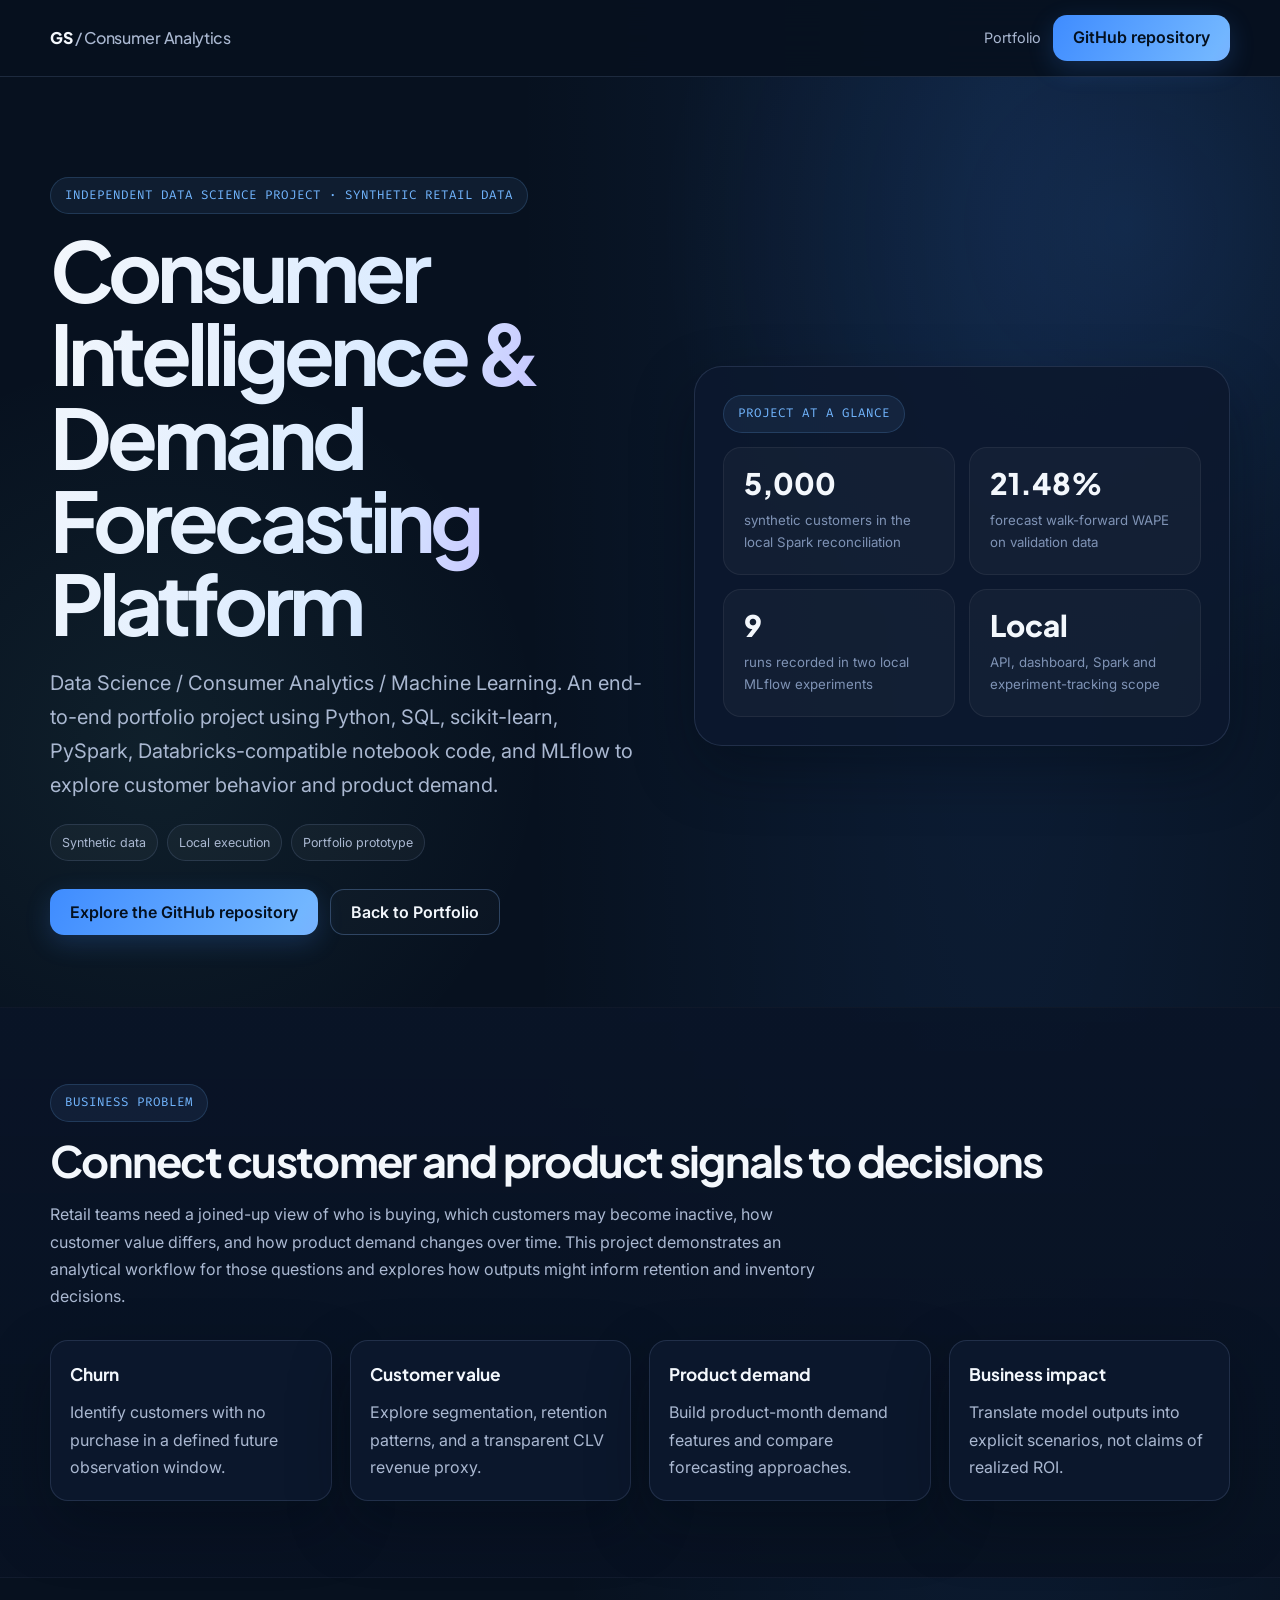
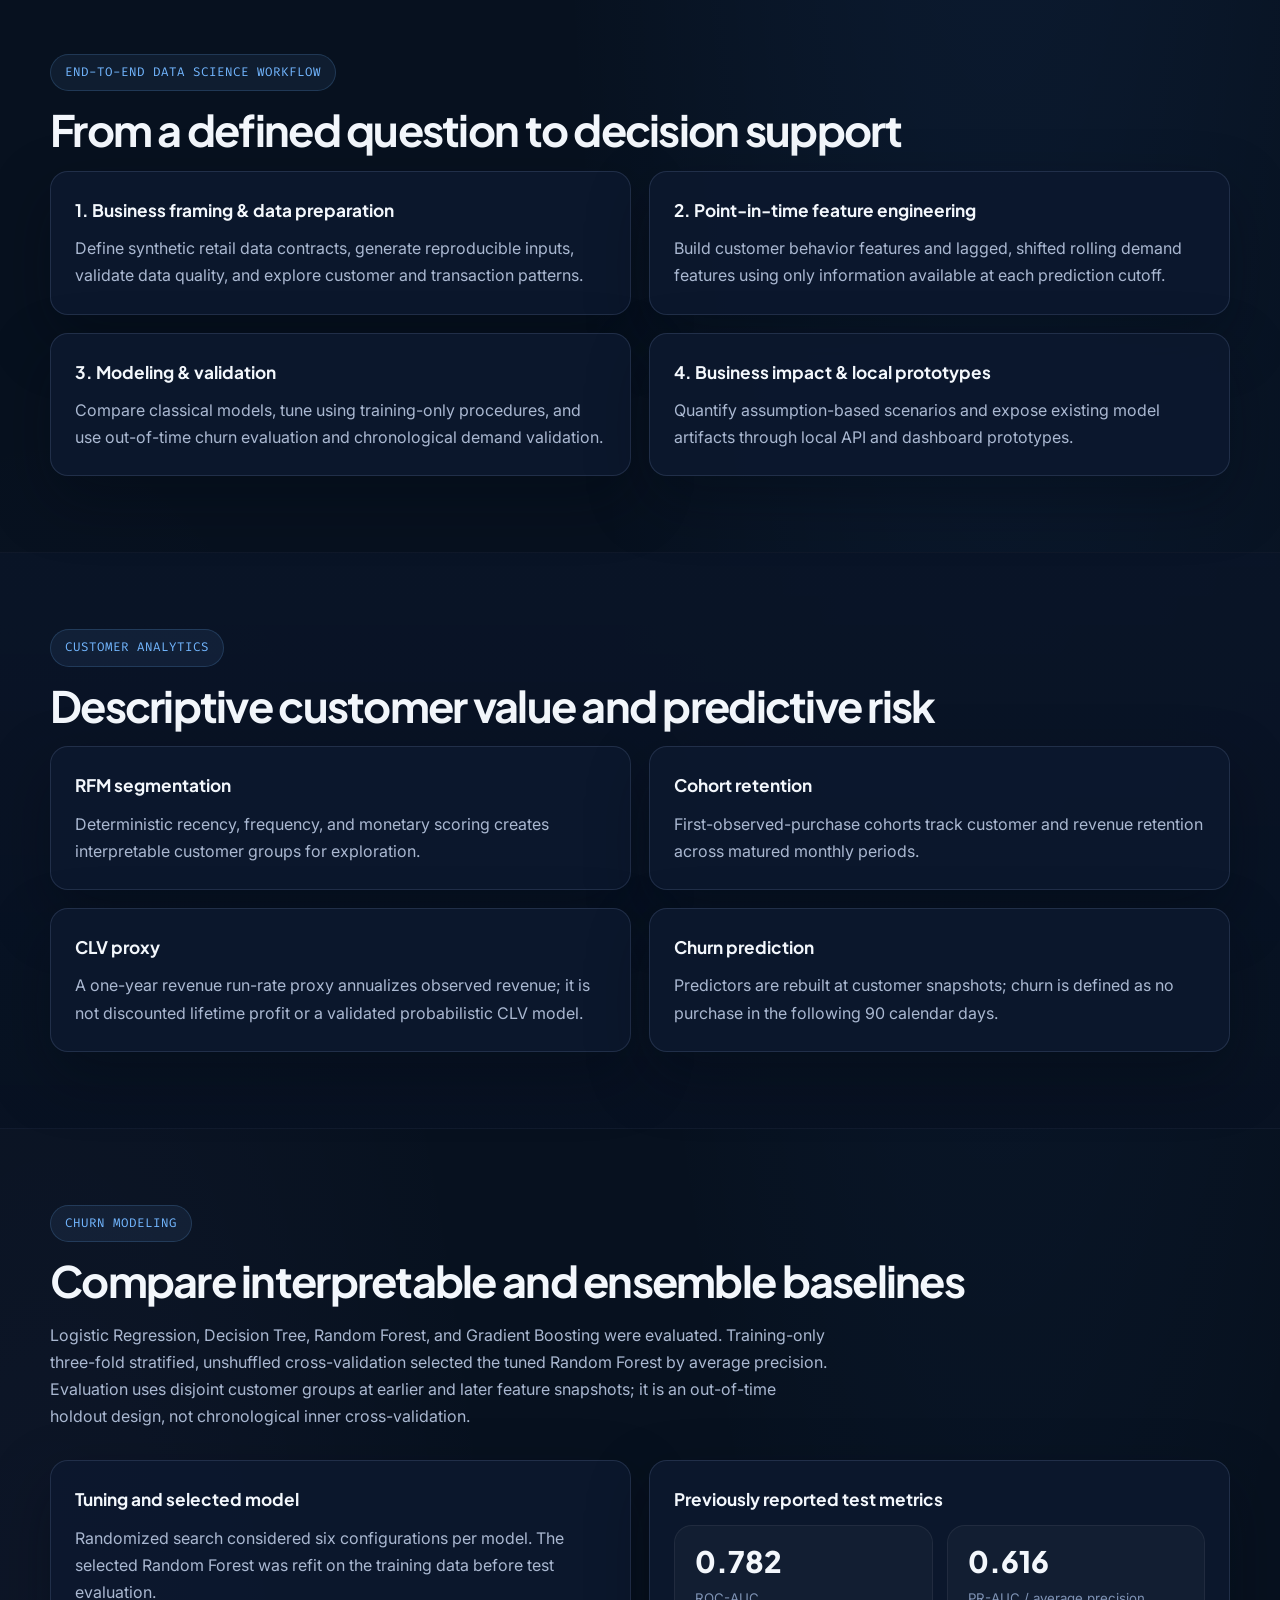
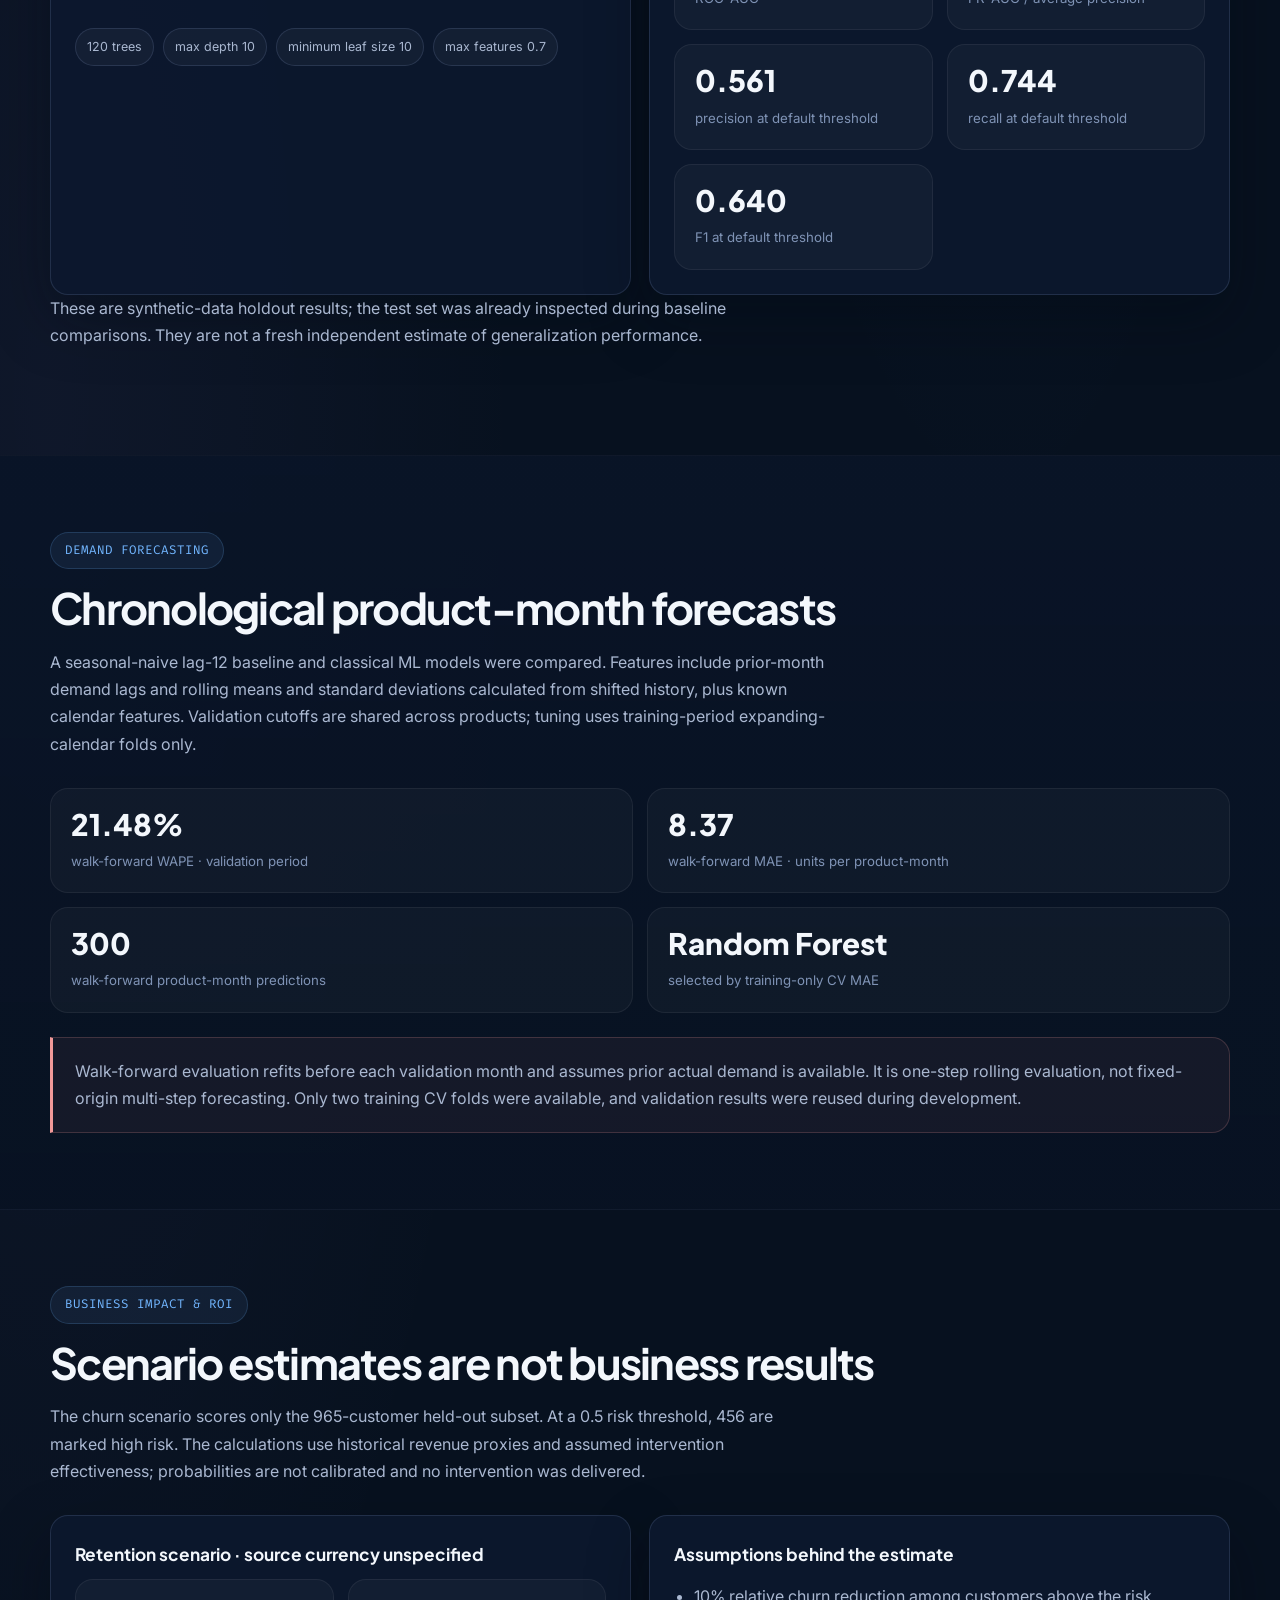
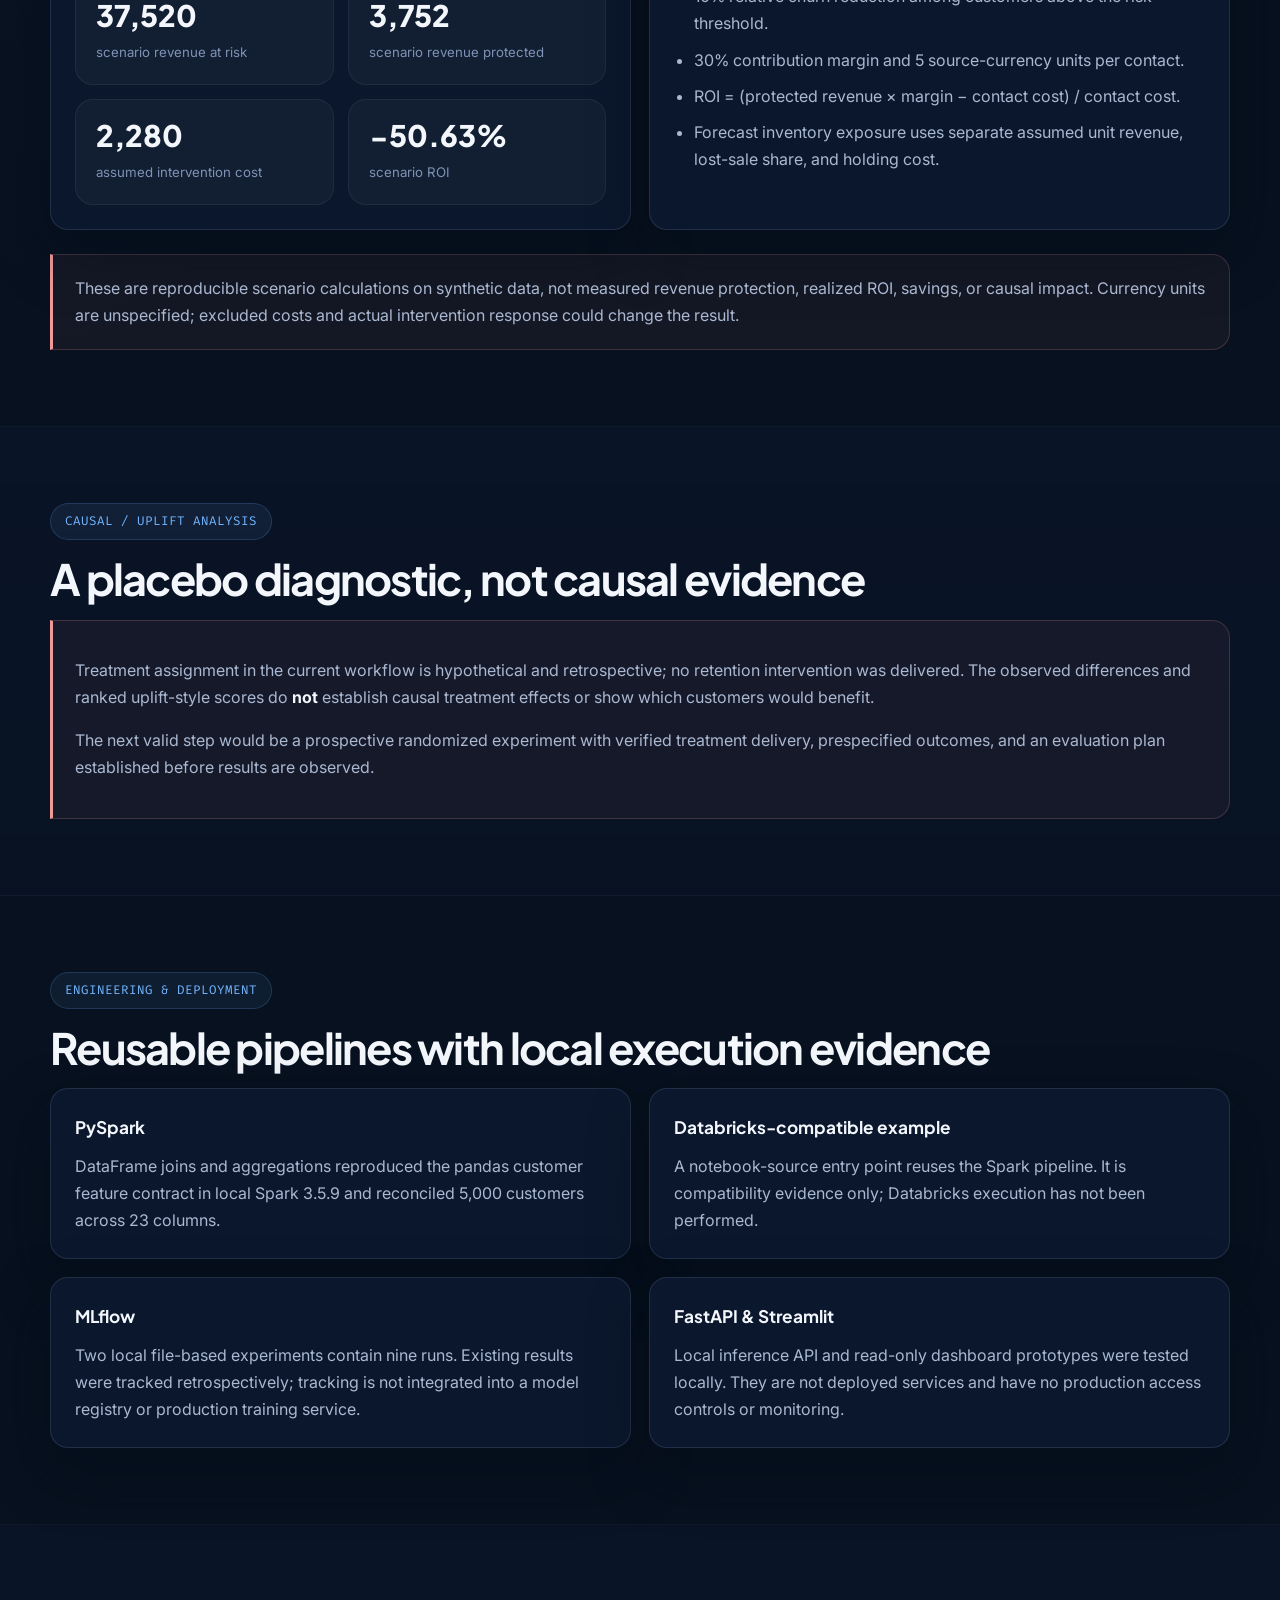
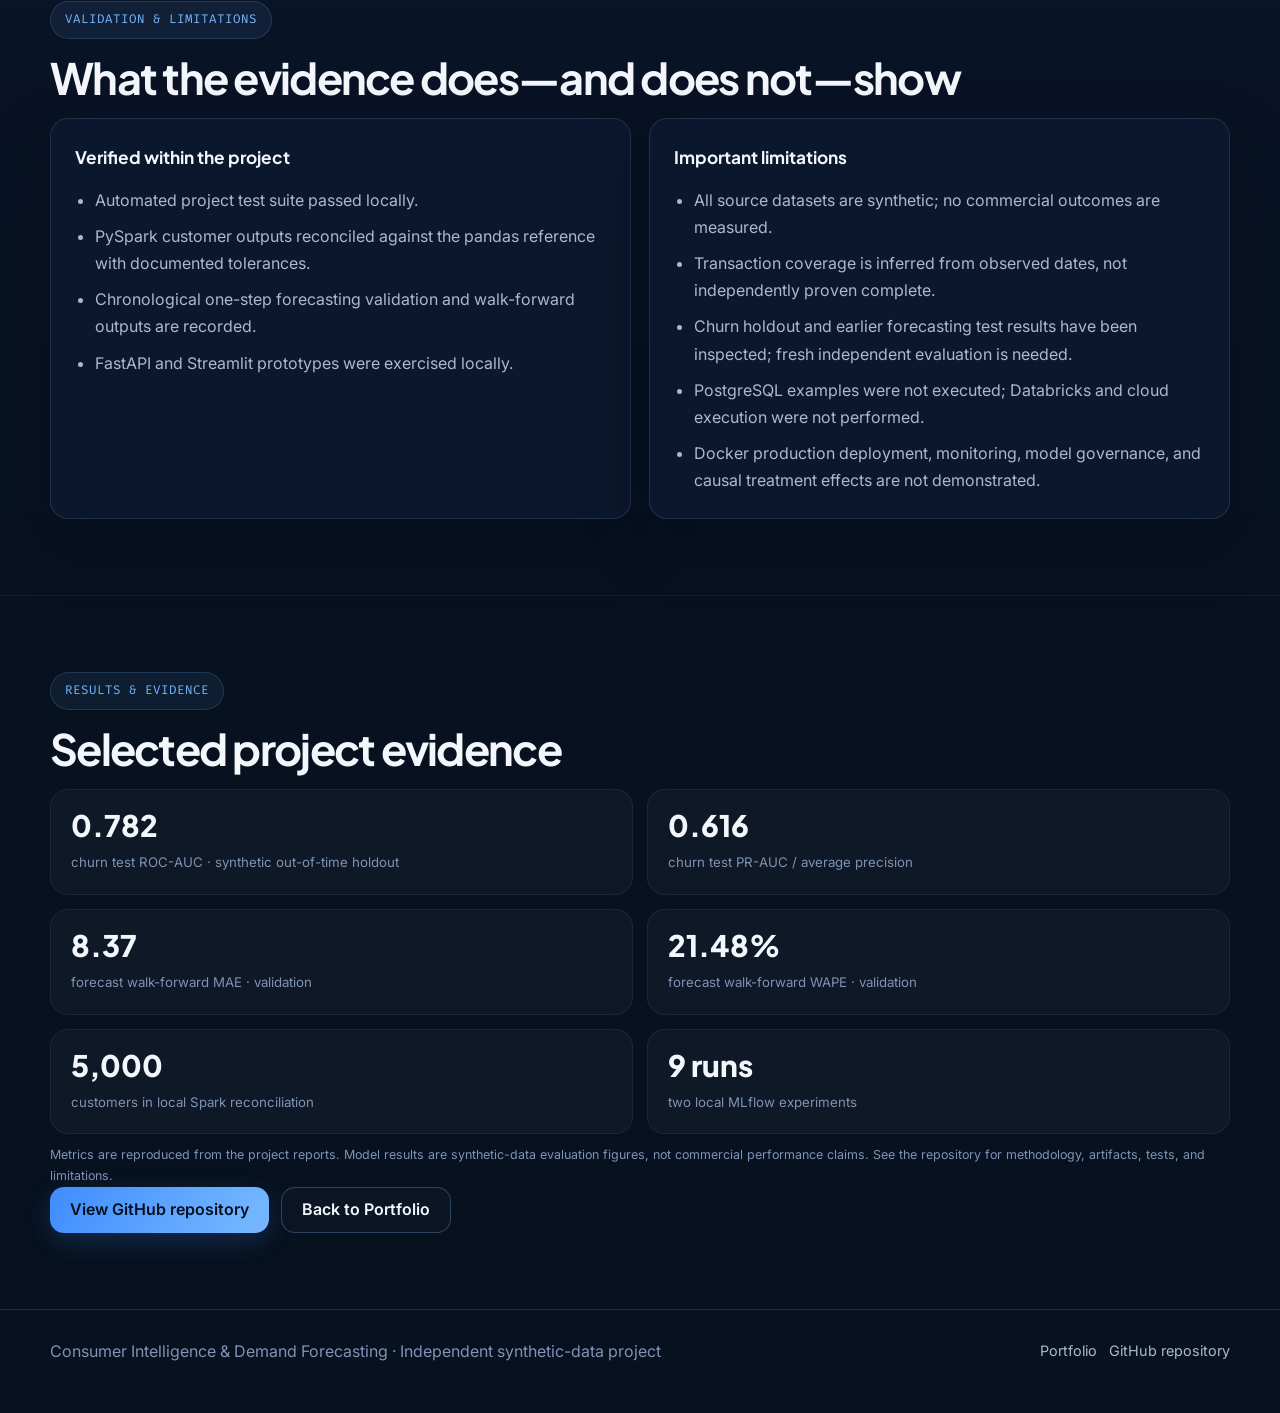
<file: consumer-intelligence.html>
<!DOCTYPE html>
<html lang="en">
<head>
  <meta charset="UTF-8" />
  <meta name="viewport" content="width=device-width, initial-scale=1.0" />
  <meta
    name="description"
    content="Consumer Intelligence & Demand Forecasting Platform: an independent synthetic-data portfolio project in consumer analytics, machine learning, and forecasting."
  />
  <link rel="canonical" href="https://gaurav-xd.github.io/consumer-intelligence.html" />
  <meta property="og:title" content="Consumer Intelligence & Demand Forecasting | Case Study" />
  <meta
    property="og:description"
    content="A synthetic-data portfolio project covering customer analytics, churn, product-demand forecasting, validation, and local engineering prototypes."
  />
  <meta property="og:type" content="article" />
  <meta property="og:url" content="https://gaurav-xd.github.io/consumer-intelligence.html" />
  <meta name="twitter:card" content="summary" />
  <meta name="twitter:title" content="Consumer Intelligence & Demand Forecasting | Case Study" />
  <meta
    name="twitter:description"
    content="Independent consumer analytics and forecasting project using synthetic data. Local prototypes; no production or cloud deployment."
  />
  <meta name="theme-color" content="#07111f" />
  <title>Consumer Intelligence &amp; Demand Forecasting | Case Study</title>
  <link rel="preconnect" href="https://fonts.googleapis.com" />
  <link rel="preconnect" href="https://fonts.gstatic.com" crossorigin />
  <link
    href="https://fonts.googleapis.com/css2?family=Plus+Jakarta+Sans:wght@500;600;700;800&family=Inter:wght@400;500;600;700&family=Fira+Code:wght@400;500&display=swap"
    rel="stylesheet"
  />
  <link rel="stylesheet" href="style.css" />
</head>
<body class="tokenlab-case-page">
  <a class="skip-link" href="#main">Skip to content</a>
  <header class="tokenlab-case-nav">
    <div class="container tokenlab-case-nav-inner">
      <a class="tokenlab-case-brand" href="index.html#projects" aria-label="Return to portfolio projects">GS <span>/ Consumer Analytics</span></a>
      <nav class="tokenlab-case-nav-links" aria-label="Case study navigation">
        <a href="index.html#projects">Portfolio</a>
        <a
          class="btn btn-primary"
          href="https://github.com/Gaurav-XD/consumer-intelligence-demand-forecasting"
          target="_blank"
          rel="noopener noreferrer"
        >GitHub repository</a>
      </nav>
    </div>
  </header>

  <main id="main">
    <section class="tokenlab-case-hero">
      <div class="container tokenlab-case-hero-grid">
        <div>
          <span class="section-label">Independent Data Science Project · Synthetic Retail Data</span>
          <h1>Consumer Intelligence &amp; Demand Forecasting Platform</h1>
          <p class="tokenlab-case-lead">
            Data Science / Consumer Analytics / Machine Learning. An end-to-end portfolio
            project using Python, SQL, scikit-learn, PySpark, Databricks-compatible notebook
            code, and MLflow to explore customer behavior and product demand.
          </p>
          <div class="tokenlab-case-tags" aria-label="Project scope">
            <span>Synthetic data</span>
            <span>Local execution</span>
            <span>Portfolio prototype</span>
          </div>
          <div class="tokenlab-case-actions">
            <a
              class="btn btn-primary"
              href="https://github.com/Gaurav-XD/consumer-intelligence-demand-forecasting"
              target="_blank"
              rel="noopener noreferrer"
            >Explore the GitHub repository</a>
            <a class="btn btn-outline" href="index.html">Back to Portfolio</a>
          </div>
        </div>
        <aside class="case-study-side">
          <span class="section-label">Project at a glance</span>
          <div class="kpi-grid">
            <article class="kpi-card">
              <span class="kpi-value">5,000</span>
              <span class="kpi-label">synthetic customers in the local Spark reconciliation</span>
            </article>
            <article class="kpi-card">
              <span class="kpi-value">21.48%</span>
              <span class="kpi-label">forecast walk-forward WAPE on validation data</span>
            </article>
            <article class="kpi-card">
              <span class="kpi-value">9</span>
              <span class="kpi-label">runs recorded in two local MLflow experiments</span>
            </article>
            <article class="kpi-card">
              <span class="kpi-value">Local</span>
              <span class="kpi-label">API, dashboard, Spark and experiment-tracking scope</span>
            </article>
          </div>
        </aside>
      </div>
    </section>

    <section class="tokenlab-case-section section-dark" id="business-problem">
      <div class="container">
        <span class="section-label">Business problem</span>
        <h2 class="tokenlab-case-heading">Connect customer and product signals to decisions</h2>
        <p class="tokenlab-case-intro">
          Retail teams need a joined-up view of who is buying, which customers may become
          inactive, how customer value differs, and how product demand changes over time.
          This project demonstrates an analytical workflow for those questions and explores
          how outputs might inform retention and inventory decisions.
        </p>
        <div class="tokenlab-facts-grid">
          <article class="tokenlab-fact">
            <h3>Churn</h3>
            <p>Identify customers with no purchase in a defined future observation window.</p>
          </article>
          <article class="tokenlab-fact">
            <h3>Customer value</h3>
            <p>Explore segmentation, retention patterns, and a transparent CLV revenue proxy.</p>
          </article>
          <article class="tokenlab-fact">
            <h3>Product demand</h3>
            <p>Build product-month demand features and compare forecasting approaches.</p>
          </article>
          <article class="tokenlab-fact">
            <h3>Business impact</h3>
            <p>Translate model outputs into explicit scenarios, not claims of realized ROI.</p>
          </article>
        </div>
      </div>
    </section>

    <section class="tokenlab-case-section" id="workflow">
      <div class="container">
        <span class="section-label">End-to-end data science workflow</span>
        <h2 class="tokenlab-case-heading">From a defined question to decision support</h2>
        <div class="tokenlab-case-grid">
          <article class="tokenlab-case-card">
            <h3>1. Business framing &amp; data preparation</h3>
            <p>Define synthetic retail data contracts, generate reproducible inputs, validate data quality, and explore customer and transaction patterns.</p>
          </article>
          <article class="tokenlab-case-card">
            <h3>2. Point-in-time feature engineering</h3>
            <p>Build customer behavior features and lagged, shifted rolling demand features using only information available at each prediction cutoff.</p>
          </article>
          <article class="tokenlab-case-card">
            <h3>3. Modeling &amp; validation</h3>
            <p>Compare classical models, tune using training-only procedures, and use out-of-time churn evaluation and chronological demand validation.</p>
          </article>
          <article class="tokenlab-case-card">
            <h3>4. Business impact &amp; local prototypes</h3>
            <p>Quantify assumption-based scenarios and expose existing model artifacts through local API and dashboard prototypes.</p>
          </article>
        </div>
      </div>
    </section>

    <section class="tokenlab-case-section section-dark" id="customer-analytics">
      <div class="container">
        <span class="section-label">Customer analytics</span>
        <h2 class="tokenlab-case-heading">Descriptive customer value and predictive risk</h2>
        <div class="tokenlab-case-grid">
          <article class="tokenlab-case-card">
            <h3>RFM segmentation</h3>
            <p>Deterministic recency, frequency, and monetary scoring creates interpretable customer groups for exploration.</p>
          </article>
          <article class="tokenlab-case-card">
            <h3>Cohort retention</h3>
            <p>First-observed-purchase cohorts track customer and revenue retention across matured monthly periods.</p>
          </article>
          <article class="tokenlab-case-card">
            <h3>CLV proxy</h3>
            <p>A one-year revenue run-rate proxy annualizes observed revenue; it is not discounted lifetime profit or a validated probabilistic CLV model.</p>
          </article>
          <article class="tokenlab-case-card">
            <h3>Churn prediction</h3>
            <p>Predictors are rebuilt at customer snapshots; churn is defined as no purchase in the following 90 calendar days.</p>
          </article>
        </div>
      </div>
    </section>

    <section class="tokenlab-case-section" id="churn-modeling">
      <div class="container">
        <span class="section-label">Churn modeling</span>
        <h2 class="tokenlab-case-heading">Compare interpretable and ensemble baselines</h2>
        <p class="tokenlab-case-intro">
          Logistic Regression, Decision Tree, Random Forest, and Gradient Boosting were
          evaluated. Training-only three-fold stratified, unshuffled cross-validation
          selected the tuned Random Forest by average precision. Evaluation uses disjoint
          customer groups at earlier and later feature snapshots; it is an out-of-time
          holdout design, not chronological inner cross-validation.
        </p>
        <div class="tokenlab-case-grid">
          <article class="tokenlab-case-card">
            <h3>Tuning and selected model</h3>
            <p>Randomized search considered six configurations per model. The selected Random Forest was refit on the training data before test evaluation.</p>
            <div class="tokenlab-case-stack" aria-label="Selected churn model parameters">
              <span>120 trees</span><span>max depth 10</span><span>minimum leaf size 10</span><span>max features 0.7</span>
            </div>
          </article>
          <article class="tokenlab-case-card">
            <h3>Previously reported test metrics</h3>
            <div class="kpi-grid">
              <article class="kpi-card"><span class="kpi-value">0.782</span><span class="kpi-label">ROC-AUC</span></article>
              <article class="kpi-card"><span class="kpi-value">0.616</span><span class="kpi-label">PR-AUC / average precision</span></article>
              <article class="kpi-card"><span class="kpi-value">0.561</span><span class="kpi-label">precision at default threshold</span></article>
              <article class="kpi-card"><span class="kpi-value">0.744</span><span class="kpi-label">recall at default threshold</span></article>
              <article class="kpi-card"><span class="kpi-value">0.640</span><span class="kpi-label">F1 at default threshold</span></article>
            </div>
          </article>
        </div>
        <p class="tokenlab-case-intro">
          These are synthetic-data holdout results; the test set was already inspected
          during baseline comparisons. They are not a fresh independent estimate of
          generalization performance.
        </p>
      </div>
    </section>

    <section class="tokenlab-case-section section-dark" id="demand-forecasting">
      <div class="container">
        <span class="section-label">Demand forecasting</span>
        <h2 class="tokenlab-case-heading">Chronological product-month forecasts</h2>
        <p class="tokenlab-case-intro">
          A seasonal-naive lag-12 baseline and classical ML models were compared.
          Features include prior-month demand lags and rolling means and standard
          deviations calculated from shifted history, plus known calendar features.
          Validation cutoffs are shared across products; tuning uses training-period
          expanding-calendar folds only.
        </p>
        <div class="kpi-grid">
          <article class="kpi-card">
            <span class="kpi-value">21.48%</span>
            <span class="kpi-label">walk-forward WAPE · validation period</span>
          </article>
          <article class="kpi-card">
            <span class="kpi-value">8.37</span>
            <span class="kpi-label">walk-forward MAE · units per product-month</span>
          </article>
          <article class="kpi-card">
            <span class="kpi-value">300</span>
            <span class="kpi-label">walk-forward product-month predictions</span>
          </article>
          <article class="kpi-card">
            <span class="kpi-value">Random Forest</span>
            <span class="kpi-label">selected by training-only CV MAE</span>
          </article>
        </div>
        <div class="tokenlab-disclosure" style="margin-top: 24px;">
          Walk-forward evaluation refits before each validation month and assumes
          prior actual demand is available. It is one-step rolling evaluation, not
          fixed-origin multi-step forecasting. Only two training CV folds were
          available, and validation results were reused during development.
        </div>
      </div>
    </section>

    <section class="tokenlab-case-section" id="business-impact">
      <div class="container">
        <span class="section-label">Business impact &amp; ROI</span>
        <h2 class="tokenlab-case-heading">Scenario estimates are not business results</h2>
        <p class="tokenlab-case-intro">
          The churn scenario scores only the 965-customer held-out subset. At a 0.5
          risk threshold, 456 are marked high risk. The calculations use historical
          revenue proxies and assumed intervention effectiveness; probabilities
          are not calibrated and no intervention was delivered.
        </p>
        <div class="tokenlab-case-grid">
          <article class="tokenlab-case-card">
            <h3>Retention scenario · source currency unspecified</h3>
            <div class="kpi-grid">
              <article class="kpi-card"><span class="kpi-value">37,520</span><span class="kpi-label">scenario revenue at risk</span></article>
              <article class="kpi-card"><span class="kpi-value">3,752</span><span class="kpi-label">scenario revenue protected</span></article>
              <article class="kpi-card"><span class="kpi-value">2,280</span><span class="kpi-label">assumed intervention cost</span></article>
              <article class="kpi-card"><span class="kpi-value">−50.63%</span><span class="kpi-label">scenario ROI</span></article>
            </div>
          </article>
          <article class="tokenlab-case-card">
            <h3>Assumptions behind the estimate</h3>
            <ul class="tokenlab-case-list">
              <li>10% relative churn reduction among customers above the risk threshold.</li>
              <li>30% contribution margin and 5 source-currency units per contact.</li>
              <li>ROI = (protected revenue × margin − contact cost) / contact cost.</li>
              <li>Forecast inventory exposure uses separate assumed unit revenue, lost-sale share, and holding cost.</li>
            </ul>
          </article>
        </div>
        <div class="tokenlab-disclosure" style="margin-top: 24px;">
          These are reproducible scenario calculations on synthetic data, not
          measured revenue protection, realized ROI, savings, or causal impact.
          Currency units are unspecified; excluded costs and actual intervention
          response could change the result.
        </div>
      </div>
    </section>

    <section class="tokenlab-case-section section-dark" id="causal-uplift">
      <div class="container">
        <span class="section-label">Causal / uplift analysis</span>
        <h2 class="tokenlab-case-heading">A placebo diagnostic, not causal evidence</h2>
        <div class="tokenlab-disclosure">
          <p>
            Treatment assignment in the current workflow is hypothetical and
            retrospective; no retention intervention was delivered. The observed
            differences and ranked uplift-style scores do <strong>not</strong>
            establish causal treatment effects or show which customers would
            benefit.
          </p>
          <p>
            The next valid step would be a prospective randomized experiment with
            verified treatment delivery, prespecified outcomes, and an evaluation
            plan established before results are observed.
          </p>
        </div>
      </div>
    </section>

    <section class="tokenlab-case-section" id="engineering">
      <div class="container">
        <span class="section-label">Engineering &amp; deployment</span>
        <h2 class="tokenlab-case-heading">Reusable pipelines with local execution evidence</h2>
        <div class="tokenlab-case-grid">
          <article class="tokenlab-case-card">
            <h3>PySpark</h3>
            <p>DataFrame joins and aggregations reproduced the pandas customer feature contract in local Spark 3.5.9 and reconciled 5,000 customers across 23 columns.</p>
          </article>
          <article class="tokenlab-case-card">
            <h3>Databricks-compatible example</h3>
            <p>A notebook-source entry point reuses the Spark pipeline. It is compatibility evidence only; Databricks execution has not been performed.</p>
          </article>
          <article class="tokenlab-case-card">
            <h3>MLflow</h3>
            <p>Two local file-based experiments contain nine runs. Existing results were tracked retrospectively; tracking is not integrated into a model registry or production training service.</p>
          </article>
          <article class="tokenlab-case-card">
            <h3>FastAPI &amp; Streamlit</h3>
            <p>Local inference API and read-only dashboard prototypes were tested locally. They are not deployed services and have no production access controls or monitoring.</p>
          </article>
        </div>
      </div>
    </section>

    <section class="tokenlab-case-section section-dark" id="validation">
      <div class="container">
        <span class="section-label">Validation &amp; limitations</span>
        <h2 class="tokenlab-case-heading">What the evidence does—and does not—show</h2>
        <div class="tokenlab-case-grid">
          <article class="tokenlab-case-card">
            <h3>Verified within the project</h3>
            <ul class="tokenlab-case-list">
              <li>Automated project test suite passed locally.</li>
              <li>PySpark customer outputs reconciled against the pandas reference with documented tolerances.</li>
              <li>Chronological one-step forecasting validation and walk-forward outputs are recorded.</li>
              <li>FastAPI and Streamlit prototypes were exercised locally.</li>
            </ul>
          </article>
          <article class="tokenlab-case-card">
            <h3>Important limitations</h3>
            <ul class="tokenlab-case-list">
              <li>All source datasets are synthetic; no commercial outcomes are measured.</li>
              <li>Transaction coverage is inferred from observed dates, not independently proven complete.</li>
              <li>Churn holdout and earlier forecasting test results have been inspected; fresh independent evaluation is needed.</li>
              <li>PostgreSQL examples were not executed; Databricks and cloud execution were not performed.</li>
              <li>Docker production deployment, monitoring, model governance, and causal treatment effects are not demonstrated.</li>
            </ul>
          </article>
        </div>
      </div>
    </section>

    <section class="tokenlab-case-section" id="evidence">
      <div class="container">
        <span class="section-label">Results &amp; evidence</span>
        <h2 class="tokenlab-case-heading">Selected project evidence</h2>
        <div class="kpi-grid">
          <article class="kpi-card">
            <span class="kpi-value">0.782</span>
            <span class="kpi-label">churn test ROC-AUC · synthetic out-of-time holdout</span>
          </article>
          <article class="kpi-card">
            <span class="kpi-value">0.616</span>
            <span class="kpi-label">churn test PR-AUC / average precision</span>
          </article>
          <article class="kpi-card">
            <span class="kpi-value">8.37</span>
            <span class="kpi-label">forecast walk-forward MAE · validation</span>
          </article>
          <article class="kpi-card">
            <span class="kpi-value">21.48%</span>
            <span class="kpi-label">forecast walk-forward WAPE · validation</span>
          </article>
          <article class="kpi-card">
            <span class="kpi-value">5,000</span>
            <span class="kpi-label">customers in local Spark reconciliation</span>
          </article>
          <article class="kpi-card">
            <span class="kpi-value">9 runs</span>
            <span class="kpi-label">two local MLflow experiments</span>
          </article>
        </div>
        <p class="tokenlab-case-preview-caption">
          Metrics are reproduced from the project reports. Model results are
          synthetic-data evaluation figures, not commercial performance claims.
          See the repository for methodology, artifacts, tests, and limitations.
        </p>
        <div class="tokenlab-case-actions">
          <a
            class="btn btn-primary"
            href="https://github.com/Gaurav-XD/consumer-intelligence-demand-forecasting"
            target="_blank"
            rel="noopener noreferrer"
          >View GitHub repository</a>
          <a class="btn btn-outline" href="index.html">Back to Portfolio</a>
        </div>
      </div>
    </section>
  </main>

  <footer class="tokenlab-case-footer">
    <div class="container tokenlab-case-footer-inner">
      <p class="footer-role">Consumer Intelligence &amp; Demand Forecasting · Independent synthetic-data project</p>
      <div class="tokenlab-case-nav-links">
        <a href="index.html#projects">Portfolio</a>
        <a href="https://github.com/Gaurav-XD/consumer-intelligence-demand-forecasting" target="_blank" rel="noopener noreferrer">GitHub repository</a>
      </div>
    </div>
  </footer>
</body>
</html>
</file>
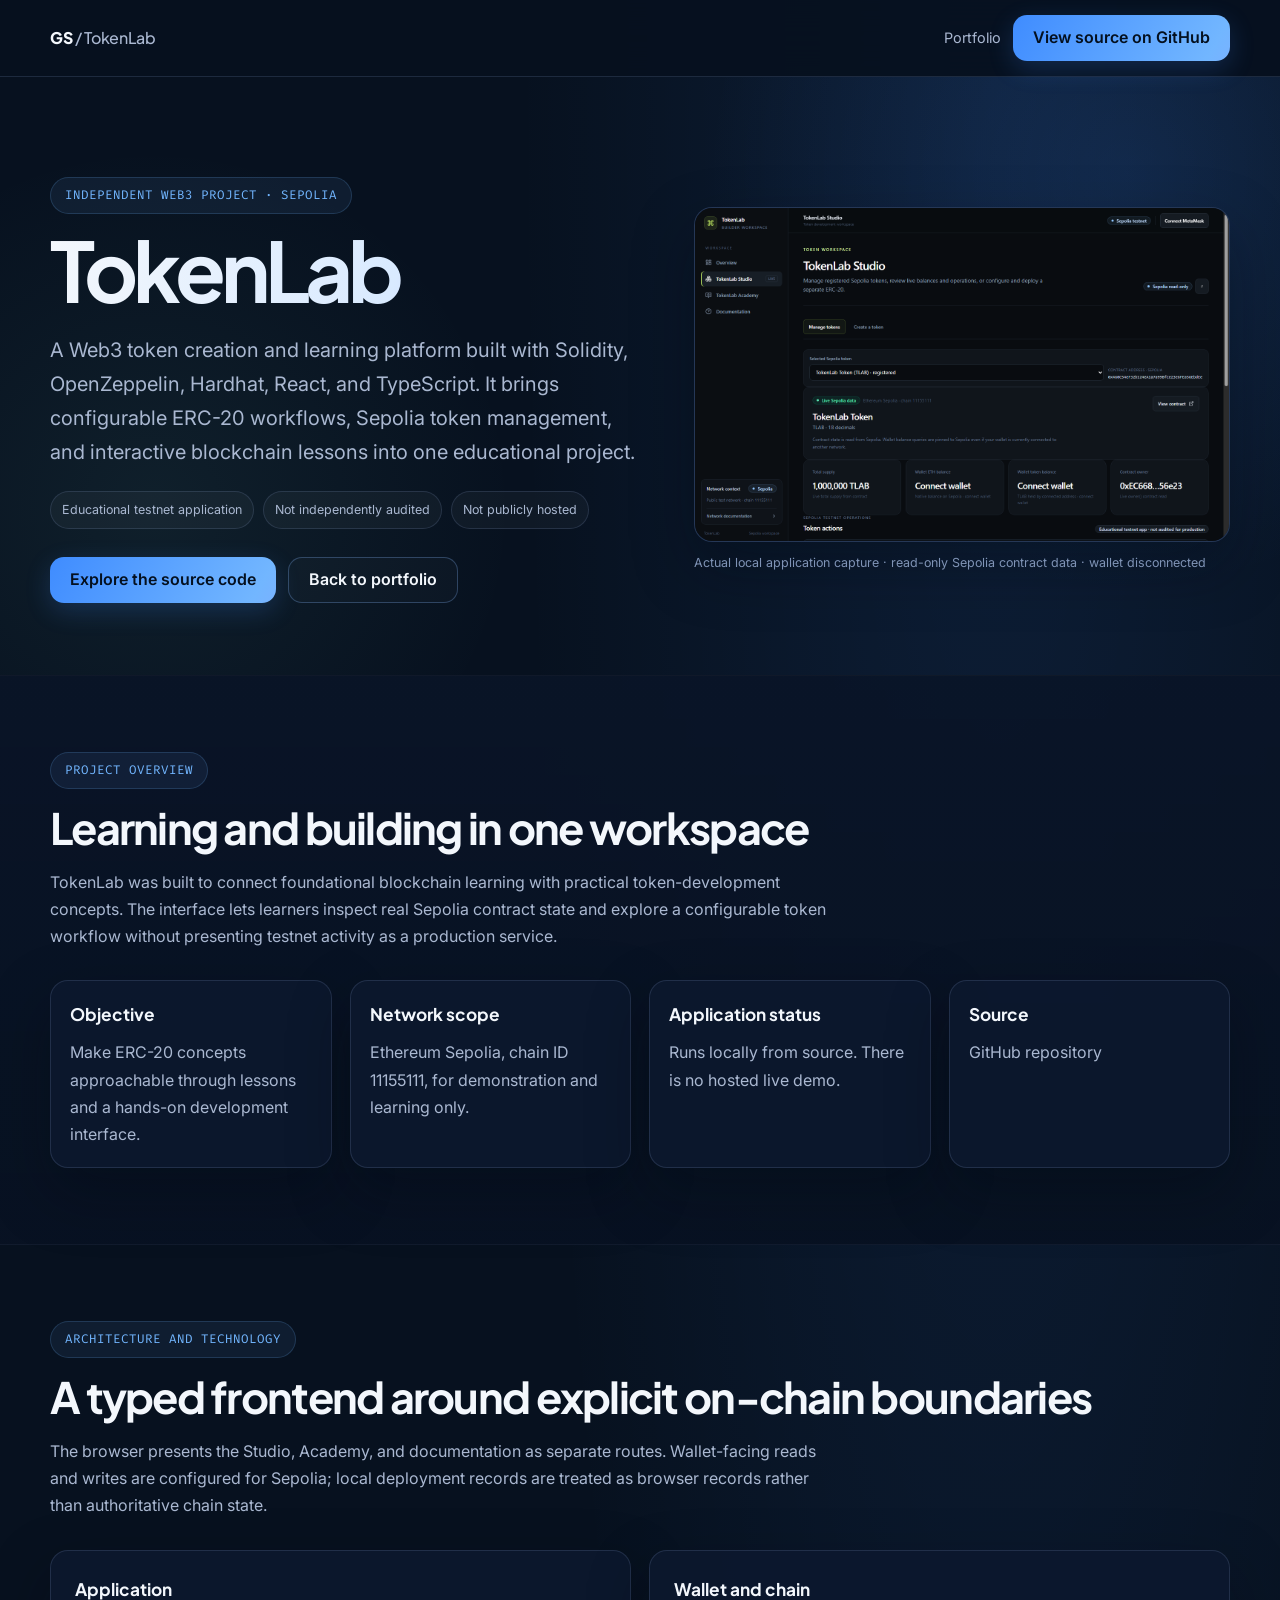
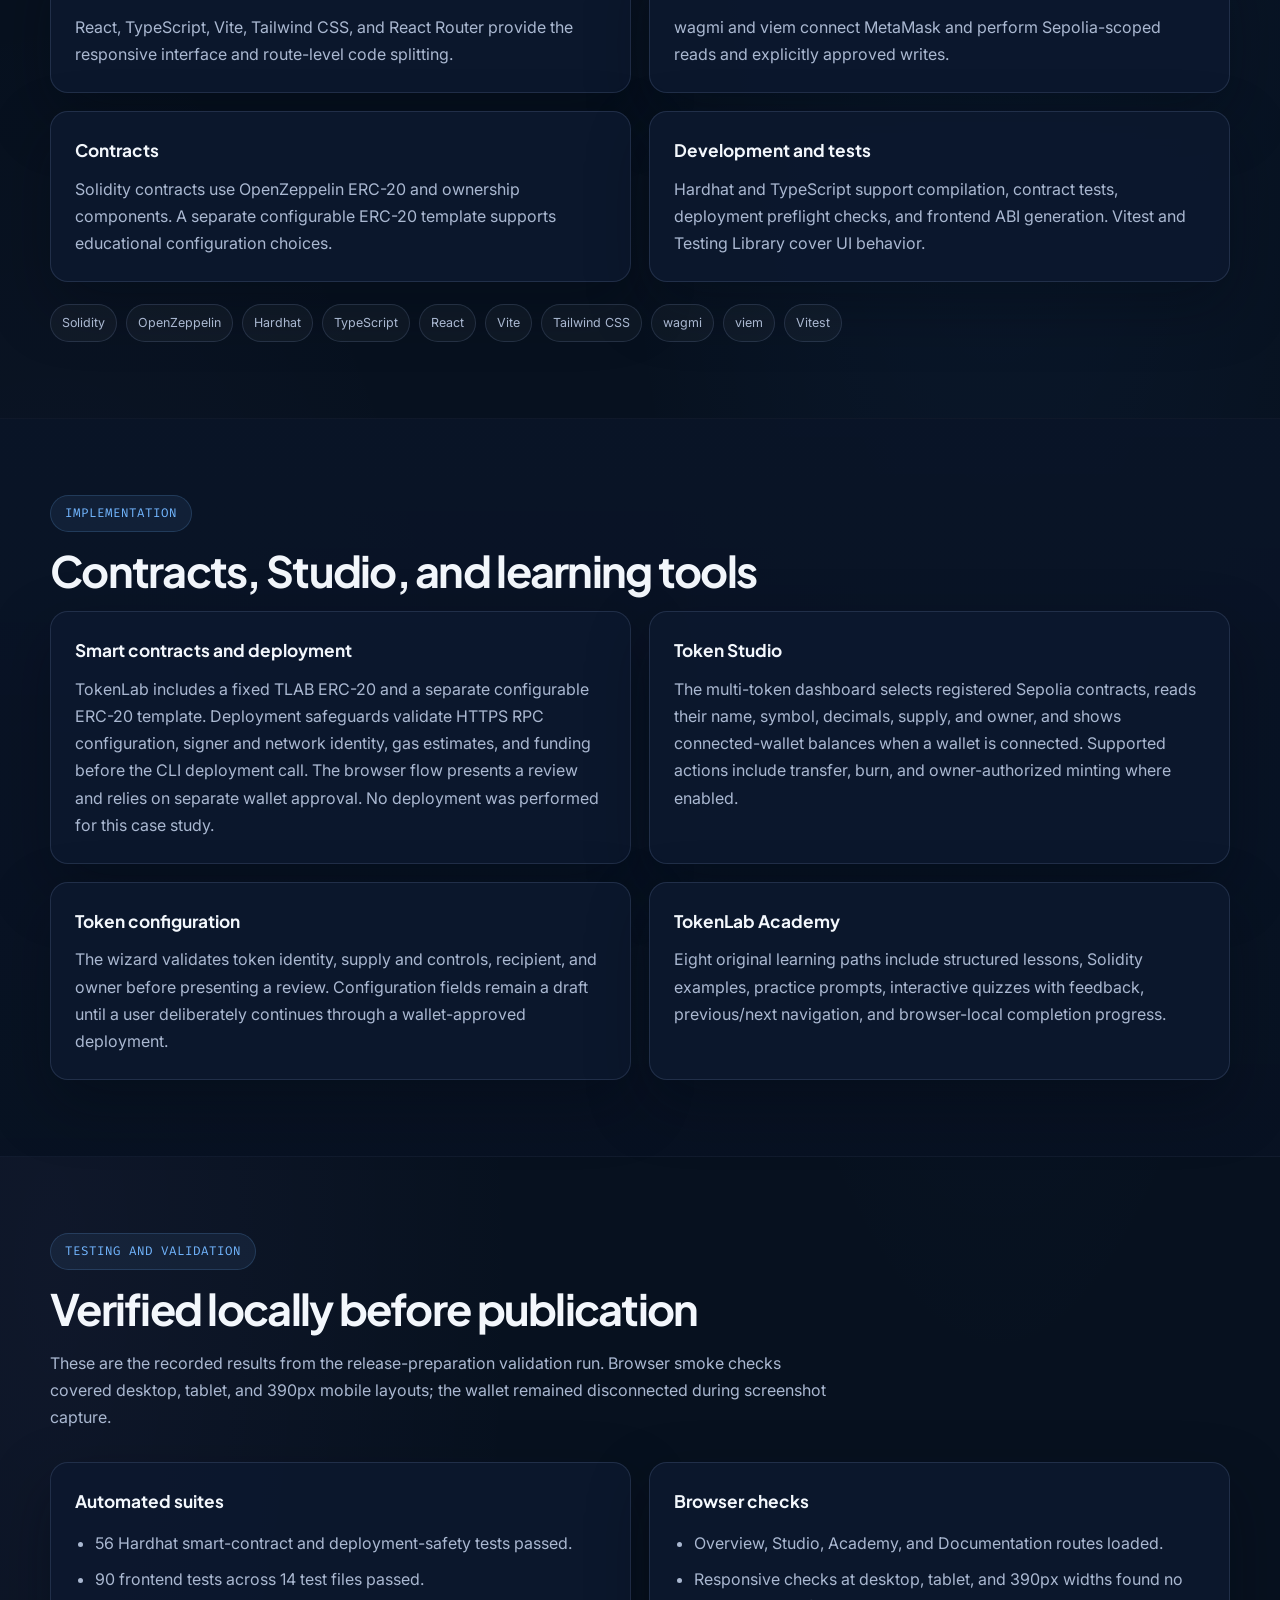
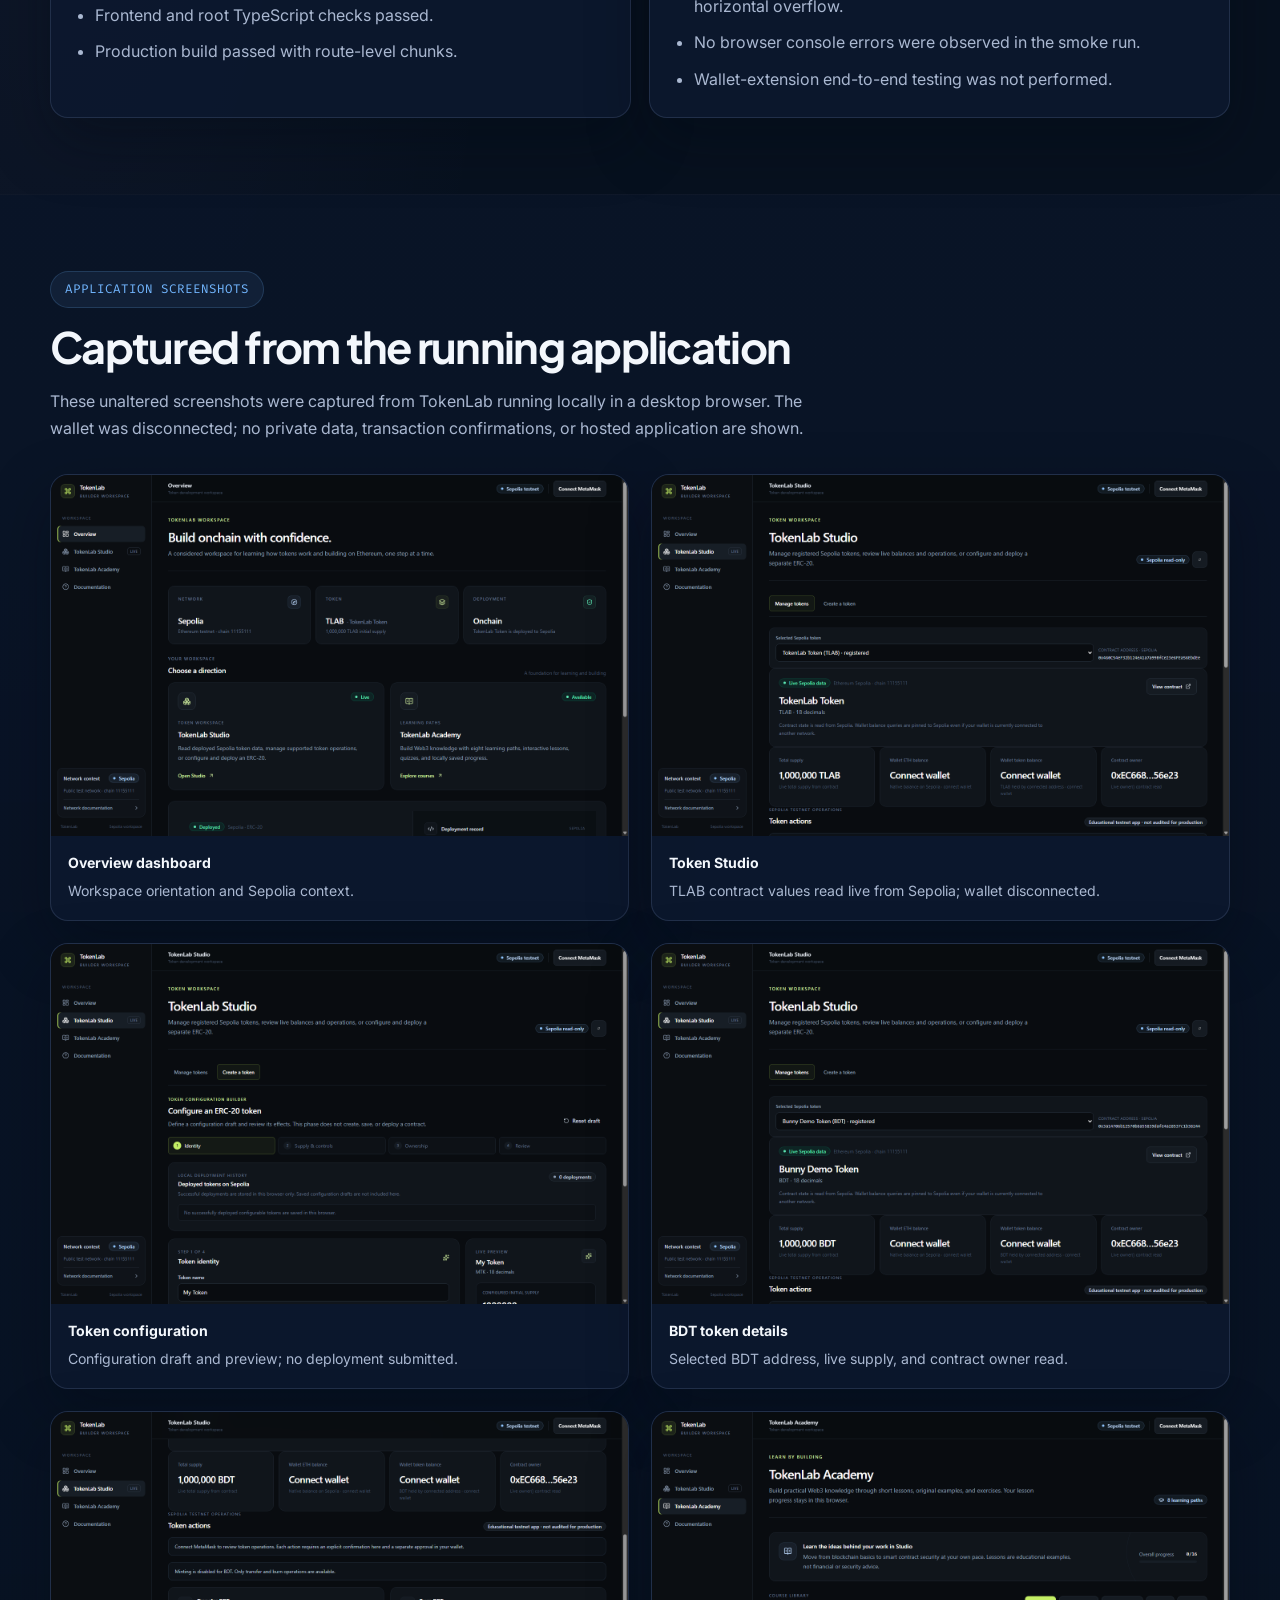
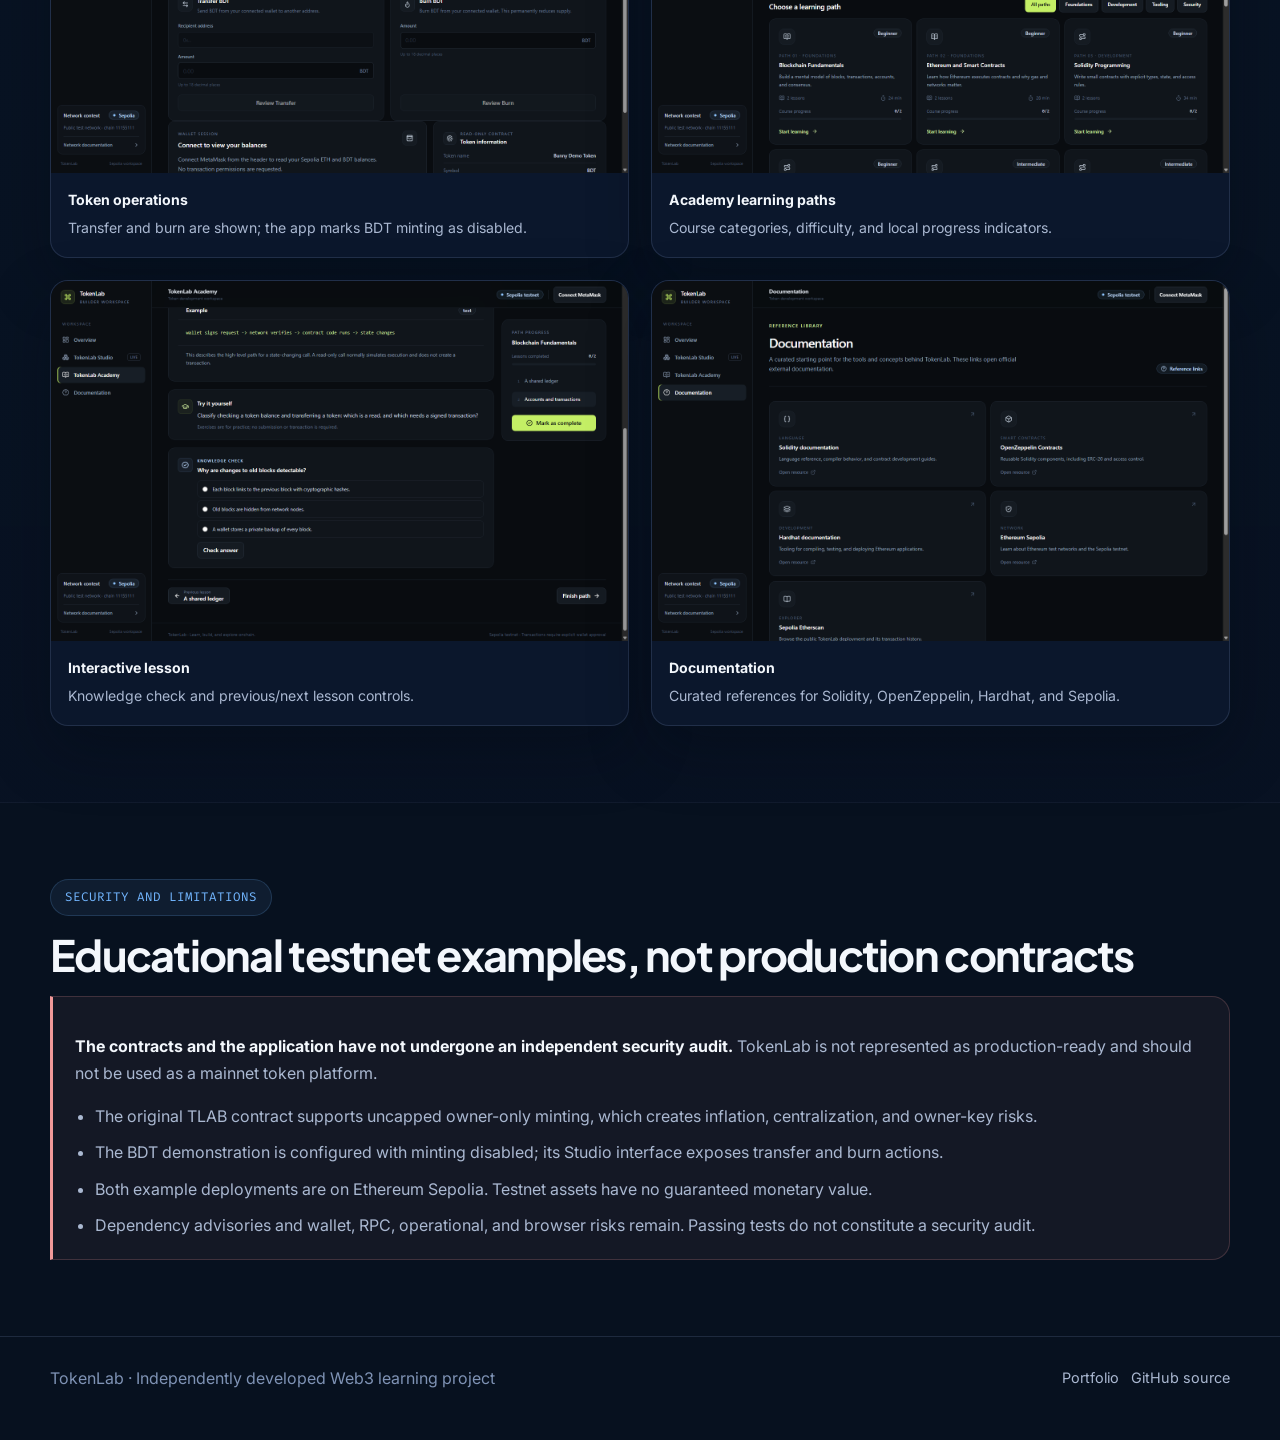
<file: tokenlab.html>
<!DOCTYPE html>
<html lang="en">
<head>
  <meta charset="UTF-8" />
  <meta name="viewport" content="width=device-width, initial-scale=1.0" />
  <meta
    name="description"
    content="TokenLab case study: an independently developed Solidity and React learning and ERC-20 token-management project for Ethereum Sepolia."
  />
  <link rel="canonical" href="https://gaurav-xd.github.io/tokenlab.html" />
  <meta property="og:title" content="TokenLab | Project Case Study" />
  <meta
    property="og:description"
    content="Explore TokenLab's educational ERC-20 workflow, Sepolia dashboard, Academy, architecture, testing, and security limitations."
  />
  <meta property="og:type" content="article" />
  <meta property="og:url" content="https://gaurav-xd.github.io/tokenlab.html" />
  <meta property="og:image" content="https://gaurav-xd.github.io/assets/images/social/portfolio-og.png" />
  <meta property="og:image:width" content="1200" />
  <meta property="og:image:height" content="630" />
  <meta property="og:image:alt" content="Gaurav Sharma portfolio featuring a genuine TokenLab application screenshot" />
  <meta name="twitter:card" content="summary_large_image" />
  <meta name="twitter:title" content="TokenLab | Project Case Study" />
  <meta name="twitter:description" content="An educational Solidity, React, and Sepolia ERC-20 learning project. Not independently audited." />
  <meta name="twitter:image" content="https://gaurav-xd.github.io/assets/images/social/portfolio-og.png" />
  <title>TokenLab | Project Case Study</title>
  <link rel="preconnect" href="https://fonts.googleapis.com" />
  <link rel="preconnect" href="https://fonts.gstatic.com" crossorigin />
  <link
    href="https://fonts.googleapis.com/css2?family=Plus+Jakarta+Sans:wght@500;600;700;800&family=Inter:wght@400;500;600;700&family=Fira+Code:wght@400;500&display=swap"
    rel="stylesheet"
  />
  <link rel="stylesheet" href="style.css" />
</head>
<body class="tokenlab-case-page">
  <header class="tokenlab-case-nav">
    <div class="container tokenlab-case-nav-inner">
      <a class="tokenlab-case-brand" href="index.html#projects" aria-label="Return to portfolio projects">GS <span>/ TokenLab</span></a>
      <nav class="tokenlab-case-nav-links" aria-label="Case study navigation">
        <a href="index.html#projects">Portfolio</a>
        <a
          class="btn btn-primary"
          href="https://github.com/Gaurav-XD/TokenLab"
          target="_blank"
          rel="noopener noreferrer"
        >View source on GitHub</a>
      </nav>
    </div>
  </header>

  <main id="main">
    <section class="tokenlab-case-hero">
      <div class="container tokenlab-case-hero-grid">
        <div>
          <span class="section-label">Independent Web3 Project · Sepolia</span>
          <h1>TokenLab</h1>
          <p class="tokenlab-case-lead">
            A Web3 token creation and learning platform built with Solidity, OpenZeppelin, Hardhat,
            React, and TypeScript. It brings configurable ERC-20 workflows, Sepolia token management,
            and interactive blockchain lessons into one educational project.
          </p>
          <div class="tokenlab-case-tags" aria-label="Project status">
            <span>Educational testnet application</span>
            <span>Not independently audited</span>
            <span>Not publicly hosted</span>
          </div>
          <div class="tokenlab-case-actions">
            <a
              class="btn btn-primary"
              href="https://github.com/Gaurav-XD/TokenLab"
              target="_blank"
              rel="noopener noreferrer"
            >Explore the source code</a>
            <a class="btn btn-outline" href="index.html#projects">Back to portfolio</a>
          </div>
        </div>
        <div>
          <a class="tokenlab-case-preview" href="assets/images/projects/tokenlab/tokenlab-studio.png">
            <img
              src="assets/images/projects/tokenlab/tokenlab-studio.png"
              alt="Genuine TokenLab Studio screenshot showing live Sepolia TLAB data with no wallet connected"
            />
          </a>
          <p class="tokenlab-case-preview-caption">
            Actual local application capture · read-only Sepolia contract data · wallet disconnected
          </p>
        </div>
      </div>
    </section>

    <section class="tokenlab-case-section section-dark" id="overview">
      <div class="container">
        <span class="section-label">Project overview</span>
        <h2 class="tokenlab-case-heading">Learning and building in one workspace</h2>
        <p class="tokenlab-case-intro">
          TokenLab was built to connect foundational blockchain learning with practical token-development
          concepts. The interface lets learners inspect real Sepolia contract state and explore a
          configurable token workflow without presenting testnet activity as a production service.
        </p>
        <div class="tokenlab-facts-grid">
          <article class="tokenlab-fact">
            <h3>Objective</h3>
            <p>Make ERC-20 concepts approachable through lessons and a hands-on development interface.</p>
          </article>
          <article class="tokenlab-fact">
            <h3>Network scope</h3>
            <p>Ethereum Sepolia, chain ID 11155111, for demonstration and learning only.</p>
          </article>
          <article class="tokenlab-fact">
            <h3>Application status</h3>
            <p>Runs locally from source. There is no hosted live demo.</p>
          </article>
          <article class="tokenlab-fact">
            <h3>Source</h3>
            <p><a href="https://github.com/Gaurav-XD/TokenLab" target="_blank" rel="noopener noreferrer">GitHub repository</a></p>
          </article>
        </div>
      </div>
    </section>

    <section class="tokenlab-case-section" id="architecture">
      <div class="container">
        <span class="section-label">Architecture and technology</span>
        <h2 class="tokenlab-case-heading">A typed frontend around explicit on-chain boundaries</h2>
        <p class="tokenlab-case-intro">
          The browser presents the Studio, Academy, and documentation as separate routes. Wallet-facing
          reads and writes are configured for Sepolia; local deployment records are treated as browser
          records rather than authoritative chain state.
        </p>
        <div class="tokenlab-case-grid">
          <article class="tokenlab-case-card">
            <h3>Application</h3>
            <p>React, TypeScript, Vite, Tailwind CSS, and React Router provide the responsive interface and route-level code splitting.</p>
          </article>
          <article class="tokenlab-case-card">
            <h3>Wallet and chain</h3>
            <p>wagmi and viem connect MetaMask and perform Sepolia-scoped reads and explicitly approved writes.</p>
          </article>
          <article class="tokenlab-case-card">
            <h3>Contracts</h3>
            <p>Solidity contracts use OpenZeppelin ERC-20 and ownership components. A separate configurable ERC-20 template supports educational configuration choices.</p>
          </article>
          <article class="tokenlab-case-card">
            <h3>Development and tests</h3>
            <p>Hardhat and TypeScript support compilation, contract tests, deployment preflight checks, and frontend ABI generation. Vitest and Testing Library cover UI behavior.</p>
          </article>
        </div>
        <div class="tokenlab-case-stack" aria-label="Technology stack">
          <span>Solidity</span><span>OpenZeppelin</span><span>Hardhat</span><span>TypeScript</span>
          <span>React</span><span>Vite</span><span>Tailwind CSS</span><span>wagmi</span>
          <span>viem</span><span>Vitest</span>
        </div>
      </div>
    </section>

    <section class="tokenlab-case-section section-dark" id="implementation">
      <div class="container">
        <span class="section-label">Implementation</span>
        <h2 class="tokenlab-case-heading">Contracts, Studio, and learning tools</h2>
        <div class="tokenlab-case-grid">
          <article class="tokenlab-case-card">
            <h3>Smart contracts and deployment</h3>
            <p>
              TokenLab includes a fixed TLAB ERC-20 and a separate configurable ERC-20 template.
              Deployment safeguards validate HTTPS RPC configuration, signer and network identity,
              gas estimates, and funding before the CLI deployment call. The browser flow presents a
              review and relies on separate wallet approval. No deployment was performed for this case study.
            </p>
          </article>
          <article class="tokenlab-case-card">
            <h3>Token Studio</h3>
            <p>
              The multi-token dashboard selects registered Sepolia contracts, reads their name, symbol,
              decimals, supply, and owner, and shows connected-wallet balances when a wallet is connected.
              Supported actions include transfer, burn, and owner-authorized minting where enabled.
            </p>
          </article>
          <article class="tokenlab-case-card">
            <h3>Token configuration</h3>
            <p>
              The wizard validates token identity, supply and controls, recipient, and owner before
              presenting a review. Configuration fields remain a draft until a user deliberately
              continues through a wallet-approved deployment.
            </p>
          </article>
          <article class="tokenlab-case-card">
            <h3>TokenLab Academy</h3>
            <p>
              Eight original learning paths include structured lessons, Solidity examples, practice
              prompts, interactive quizzes with feedback, previous/next navigation, and browser-local
              completion progress.
            </p>
          </article>
        </div>
      </div>
    </section>

    <section class="tokenlab-case-section" id="validation">
      <div class="container">
        <span class="section-label">Testing and validation</span>
        <h2 class="tokenlab-case-heading">Verified locally before publication</h2>
        <p class="tokenlab-case-intro">
          These are the recorded results from the release-preparation validation run. Browser smoke
          checks covered desktop, tablet, and 390px mobile layouts; the wallet remained disconnected
          during screenshot capture.
        </p>
        <div class="tokenlab-case-grid">
          <article class="tokenlab-case-card">
            <h3>Automated suites</h3>
            <ul class="tokenlab-case-list">
              <li>56 Hardhat smart-contract and deployment-safety tests passed.</li>
              <li>90 frontend tests across 14 test files passed.</li>
              <li>Frontend and root TypeScript checks passed.</li>
              <li>Production build passed with route-level chunks.</li>
            </ul>
          </article>
          <article class="tokenlab-case-card">
            <h3>Browser checks</h3>
            <ul class="tokenlab-case-list">
              <li>Overview, Studio, Academy, and Documentation routes loaded.</li>
              <li>Responsive checks at desktop, tablet, and 390px widths found no horizontal overflow.</li>
              <li>No browser console errors were observed in the smoke run.</li>
              <li>Wallet-extension end-to-end testing was not performed.</li>
            </ul>
          </article>
        </div>
      </div>
    </section>

    <section class="tokenlab-case-section section-dark" id="screenshots">
      <div class="container">
        <span class="section-label">Application screenshots</span>
        <h2 class="tokenlab-case-heading">Captured from the running application</h2>
        <p class="tokenlab-case-intro">
          These unaltered screenshots were captured from TokenLab running locally in a desktop browser.
          The wallet was disconnected; no private data, transaction confirmations, or hosted application
          are shown.
        </p>
        <div class="tokenlab-screenshot-grid">
          <figure class="tokenlab-screenshot">
            <a href="assets/images/projects/tokenlab/tokenlab-overview.png"><img src="assets/images/projects/tokenlab/tokenlab-overview.png" alt="TokenLab overview dashboard showing Sepolia workspace and routes" loading="lazy" /></a>
            <figcaption><strong>Overview dashboard</strong>Workspace orientation and Sepolia context.</figcaption>
          </figure>
          <figure class="tokenlab-screenshot">
            <a href="assets/images/projects/tokenlab/tokenlab-studio.png"><img src="assets/images/projects/tokenlab/tokenlab-studio.png" alt="TokenLab Studio with live TLAB supply and owner reads from Sepolia" loading="lazy" /></a>
            <figcaption><strong>Token Studio</strong>TLAB contract values read live from Sepolia; wallet disconnected.</figcaption>
          </figure>
          <figure class="tokenlab-screenshot">
            <a href="assets/images/projects/tokenlab/tokenlab-configuration.png"><img src="assets/images/projects/tokenlab/tokenlab-configuration.png" alt="Token configuration wizard with identity form and live preview" loading="lazy" /></a>
            <figcaption><strong>Token configuration</strong>Configuration draft and preview; no deployment submitted.</figcaption>
          </figure>
          <figure class="tokenlab-screenshot">
            <a href="assets/images/projects/tokenlab/tokenlab-token-details.png"><img src="assets/images/projects/tokenlab/tokenlab-token-details.png" alt="BDT details with live supply and owner data from Sepolia" loading="lazy" /></a>
            <figcaption><strong>BDT token details</strong>Selected BDT address, live supply, and contract owner read.</figcaption>
          </figure>
          <figure class="tokenlab-screenshot">
            <a href="assets/images/projects/tokenlab/tokenlab-token-operations.png"><img src="assets/images/projects/tokenlab/tokenlab-token-operations.png" alt="BDT dashboard and token actions with wallet disconnected" loading="lazy" /></a>
            <figcaption><strong>Token operations</strong>Transfer and burn are shown; the app marks BDT minting as disabled.</figcaption>
          </figure>
          <figure class="tokenlab-screenshot">
            <a href="assets/images/projects/tokenlab/tokenlab-academy.png"><img src="assets/images/projects/tokenlab/tokenlab-academy.png" alt="TokenLab Academy learning path cards and course progress" loading="lazy" /></a>
            <figcaption><strong>Academy learning paths</strong>Course categories, difficulty, and local progress indicators.</figcaption>
          </figure>
          <figure class="tokenlab-screenshot">
            <a href="assets/images/projects/tokenlab/tokenlab-quiz.png"><img src="assets/images/projects/tokenlab/tokenlab-quiz.png" alt="TokenLab lesson with an interactive blockchain knowledge check" loading="lazy" /></a>
            <figcaption><strong>Interactive lesson</strong>Knowledge check and previous/next lesson controls.</figcaption>
          </figure>
          <figure class="tokenlab-screenshot">
            <a href="assets/images/projects/tokenlab/tokenlab-documentation.png"><img src="assets/images/projects/tokenlab/tokenlab-documentation.png" alt="TokenLab documentation page with external technical references" loading="lazy" /></a>
            <figcaption><strong>Documentation</strong>Curated references for Solidity, OpenZeppelin, Hardhat, and Sepolia.</figcaption>
          </figure>
        </div>
      </div>
    </section>

    <section class="tokenlab-case-section" id="security">
      <div class="container">
        <span class="section-label">Security and limitations</span>
        <h2 class="tokenlab-case-heading">Educational testnet examples, not production contracts</h2>
        <div class="tokenlab-disclosure">
          <p><strong>The contracts and the application have not undergone an independent security audit.</strong> TokenLab is not represented as production-ready and should not be used as a mainnet token platform.</p>
          <ul class="tokenlab-case-list">
            <li>The original TLAB contract supports uncapped owner-only minting, which creates inflation, centralization, and owner-key risks.</li>
            <li>The BDT demonstration is configured with minting disabled; its Studio interface exposes transfer and burn actions.</li>
            <li>Both example deployments are on Ethereum Sepolia. Testnet assets have no guaranteed monetary value.</li>
            <li>Dependency advisories and wallet, RPC, operational, and browser risks remain. Passing tests do not constitute a security audit.</li>
          </ul>
        </div>
      </div>
    </section>
  </main>

  <footer class="tokenlab-case-footer">
    <div class="container tokenlab-case-footer-inner">
      <p class="footer-role">TokenLab · Independently developed Web3 learning project</p>
      <div class="tokenlab-case-nav-links">
        <a href="index.html#projects">Portfolio</a>
        <a href="https://github.com/Gaurav-XD/TokenLab" target="_blank" rel="noopener noreferrer">GitHub source</a>
      </div>
    </div>
  </footer>
</body>
</html>
</file>
<file: style.css>
:root {
  --bg: #07111f;
  --bg-soft: #0b1830;
  --surface: rgba(12, 24, 46, 0.92);
  --surface-strong: #132442;
  --surface-alt: #0f203c;
  --border: rgba(151, 176, 222, 0.16);
  --border-strong: rgba(135, 183, 255, 0.28);
  --text: #f3f7fc;
  --text-soft: #aab8d1;
  --text-muted: #7f93b5;
  --accent: #72b6ff;
  --accent-strong: #3f8cff;
  --accent-warm: #79e4f2;
  --accent-violet: #aa91ff;
  --success: #66d1a8;
  --danger: #f19999;
  --shadow: 0 24px 60px rgba(2, 8, 18, 0.34);
  --radius-sm: 12px;
  --radius-md: 18px;
  --radius-lg: 28px;
  --radius-pill: 999px;
  --nav-height: 76px;
  --transition: 220ms ease;
}

*,
*::before,
*::after {
  box-sizing: border-box;
}

html {
  scroll-behavior: smooth;
}

body {
  margin: 0;
  font-family: "Inter", sans-serif;
  background:
    radial-gradient(ellipse at 78% -10%, rgba(63, 140, 255, 0.16), transparent 38%),
    radial-gradient(ellipse at 5% 72%, rgba(121, 228, 242, 0.075), transparent 28%),
    radial-gradient(ellipse at 92% 56%, rgba(170, 145, 255, 0.055), transparent 27%),
    var(--bg);
  color: var(--text);
  line-height: 1.7;
  overflow-x: hidden;
}

img {
  display: block;
  max-width: 100%;
}

a {
  color: inherit;
  text-decoration: none;
}

button,
input,
textarea {
  font: inherit;
}

button {
  border: 0;
  background: none;
}

main {
  display: block;
}

.container {
  width: min(1180px, calc(100% - 40px));
  margin: 0 auto;
}

.section {
  padding: 92px 0;
}

.section-dark {
  background: linear-gradient(180deg, rgba(9, 20, 39, 0.9), rgba(8, 18, 34, 0.98));
  border-top: 1px solid rgba(255, 255, 255, 0.03);
  border-bottom: 1px solid rgba(255, 255, 255, 0.03);
}

.section-header {
  margin-bottom: 42px;
  text-align: center;
}

.section-header.align-left {
  text-align: left;
}

.section-label {
  display: inline-block;
  margin-bottom: 14px;
  padding: 7px 14px;
  border-radius: var(--radius-pill);
  border: 1px solid rgba(114, 182, 255, 0.18);
  background: rgba(114, 182, 255, 0.08);
  color: var(--accent);
  font-family: "Fira Code", monospace;
  font-size: 0.78rem;
  letter-spacing: 0.08em;
  text-transform: uppercase;
}

.section-title {
  margin: 0 0 12px;
  font-family: "Plus Jakarta Sans", sans-serif;
  font-size: clamp(2rem, 4vw, 3.4rem);
  line-height: 1.08;
  letter-spacing: -0.04em;
}

.section-subtitle {
  margin: 0 auto;
  max-width: 760px;
  color: var(--text-soft);
  font-size: 1rem;
}

.align-left .section-subtitle {
  margin-left: 0;
}

.nav {
  position: fixed;
  inset: 0 0 auto;
  z-index: 50;
  height: var(--nav-height);
  transition: background var(--transition), box-shadow var(--transition), border-color var(--transition);
}

.nav.scrolled {
  background: rgba(7, 17, 31, 0.9);
  backdrop-filter: blur(18px);
  border-bottom: 1px solid rgba(255, 255, 255, 0.06);
  box-shadow: 0 10px 30px rgba(0, 0, 0, 0.22);
}

.nav-container {
  height: 100%;
  display: flex;
  align-items: center;
  gap: 18px;
  justify-content: space-between;
}

.nav-logo {
  font-family: "Plus Jakarta Sans", sans-serif;
  font-weight: 800;
  letter-spacing: 0.08em;
  font-size: 1.1rem;
}

.nav-menu {
  display: flex;
  align-items: center;
  gap: 6px;
  margin: 0;
  padding: 0;
  list-style: none;
}

.nav-link {
  display: inline-flex;
  align-items: center;
  padding: 10px 14px;
  border-radius: 10px;
  color: var(--text-soft);
  font-size: 0.92rem;
  position: relative;
  transition: color var(--transition), background var(--transition);
}

.nav-link::after {
  position: absolute;
  right: 14px;
  bottom: 5px;
  left: 14px;
  height: 2px;
  border-radius: var(--radius-pill);
  background: linear-gradient(90deg, var(--accent), var(--accent-violet));
  content: "";
  transform: scaleX(0);
  transform-origin: left;
  transition: transform var(--transition);
}

.nav-link:hover,
.nav-link.active {
  color: var(--text);
  background: rgba(255, 255, 255, 0.05);
}

.nav-link:hover::after,
.nav-link.active::after {
  transform: scaleX(1);
}

.nav-cta {
  white-space: nowrap;
}

.hamburger {
  display: none;
  width: 42px;
  height: 42px;
  padding: 0;
  align-items: center;
  justify-content: center;
  flex-direction: column;
  gap: 5px;
  cursor: pointer;
}

.hamburger span {
  width: 22px;
  height: 2px;
  background: var(--text);
  transition: transform var(--transition), opacity var(--transition);
}

.hamburger.active span:nth-child(1) {
  transform: translateY(7px) rotate(45deg);
}

.hamburger.active span:nth-child(2) {
  opacity: 0;
}

.hamburger.active span:nth-child(3) {
  transform: translateY(-7px) rotate(-45deg);
}

.btn {
  position: relative;
  overflow: hidden;
  display: inline-flex;
  align-items: center;
  justify-content: center;
  min-height: 46px;
  padding: 0 20px;
  border-radius: 14px;
  font-weight: 600;
  transition: transform var(--transition), background var(--transition), border-color var(--transition), color var(--transition), box-shadow var(--transition);
}

.btn::after {
  position: absolute;
  inset: 0;
  background: linear-gradient(110deg, transparent 20%, rgba(255, 255, 255, 0.24) 48%, transparent 74%);
  content: "";
  transform: translateX(-120%);
  transition: transform 650ms ease;
}

.btn:hover {
  transform: translateY(-2px);
}

.btn:hover::after {
  transform: translateX(120%);
}

.btn:active {
  transform: translateY(0) scale(0.985);
}

.btn-primary {
  background: linear-gradient(120deg, var(--accent-strong), var(--accent), var(--accent-violet));
  background-size: 180% 180%;
  color: #04101f;
  box-shadow: 0 8px 26px rgba(63, 140, 255, 0.2);
}

.btn-primary:hover {
  background-position: 100% 50%;
  box-shadow: 0 12px 32px rgba(63, 140, 255, 0.3);
}

.btn-outline {
  border: 1px solid var(--border-strong);
  color: var(--text);
  background: rgba(255, 255, 255, 0.02);
}

.btn-full {
  width: 100%;
}

.hero {
  position: relative;
  isolation: isolate;
  padding-top: calc(var(--nav-height) + 56px);
  padding-bottom: 84px;
  min-height: 100vh;
  display: flex;
  align-items: center;
}

.hero-bg {
  position: absolute;
  inset: 0;
  overflow: hidden;
  pointer-events: none;
  background:
    radial-gradient(ellipse at 78% 42%, rgba(63, 140, 255, 0.1), transparent 38%),
    radial-gradient(ellipse at 13% 84%, rgba(121, 228, 242, 0.055), transparent 28%);
}

.hero-bg::before,
.hero-bg::after {
  position: absolute;
  inset: -18%;
  content: "";
  pointer-events: none;
}

.hero-bg::before {
  background:
    radial-gradient(ellipse at 76% 34%, rgba(63, 140, 255, 0.14), transparent 31%),
    radial-gradient(ellipse at 82% 55%, rgba(170, 145, 255, 0.1), transparent 29%);
  animation: ambientDrift 24s ease-in-out infinite alternate;
  will-change: transform;
}

.hero-bg::after {
  background: radial-gradient(ellipse at 25% 35%, rgba(121, 228, 242, 0.06), transparent 31%);
  animation: ambientDrift 31s ease-in-out infinite alternate-reverse;
  will-change: transform;
}

.hero-grid {
  position: absolute;
  inset: 0;
  background-image: linear-gradient(rgba(255, 255, 255, 0.025) 1px, transparent 1px),
    linear-gradient(90deg, rgba(255, 255, 255, 0.025) 1px, transparent 1px);
  background-size: 48px 48px;
  mask-image: linear-gradient(180deg, rgba(0, 0, 0, 0.8), transparent 95%);
  opacity: 0.78;
}

.hero-network {
  position: absolute;
  top: 16%;
  right: 2%;
  width: min(36vw, 460px);
  height: min(31vw, 350px);
  opacity: 0.7;
}

.hero-network::before {
  position: absolute;
  inset: 12% 8%;
  background:
    linear-gradient(28deg, transparent 49.7%, rgba(114, 182, 255, 0.16) 50%, transparent 50.3%),
    linear-gradient(148deg, transparent 49.7%, rgba(121, 228, 242, 0.13) 50%, transparent 50.3%),
    linear-gradient(90deg, transparent 49.7%, rgba(170, 145, 255, 0.13) 50%, transparent 50.3%);
  content: "";
}

.network-node {
  position: absolute;
  width: 7px;
  height: 7px;
  border: 1px solid rgba(169, 219, 255, 0.76);
  border-radius: 50%;
  background: #10243f;
  box-shadow: 0 0 14px rgba(114, 182, 255, 0.58);
  animation: nodePulse 5.5s ease-in-out infinite;
}

.node-one { top: 18%; left: 18%; }
.node-two { top: 28%; left: 72%; animation-delay: -1.2s; }
.node-three { top: 78%; left: 26%; animation-delay: -2.4s; }
.node-four { top: 67%; left: 80%; animation-delay: -3.1s; }
.node-five { top: 51%; left: 49%; animation-delay: -4s; }
.node-six { top: 7%; left: 49%; animation-delay: -0.7s; }

.hero-copy h1 {
  background: linear-gradient(105deg, #f3f7fc 8%, #d9eaff 58%, #b4a1ff 100%);
  background-clip: text;
  -webkit-text-fill-color: transparent;
  animation: headlineReveal 900ms cubic-bezier(0.2, 0.7, 0.2, 1) both;
}

.hero-orb {
  position: absolute;
  border-radius: 50%;
  filter: blur(70px);
  opacity: 0.8;
}

.orb-1 {
  top: -120px;
  right: -80px;
  width: 420px;
  height: 420px;
  background: rgba(63, 140, 255, 0.24);
  animation: floatOrb 14s ease-in-out infinite;
}

.orb-2 {
  bottom: 20px;
  left: -80px;
  width: 280px;
  height: 280px;
  background: rgba(126, 224, 204, 0.16);
  animation: floatOrb 18s ease-in-out infinite reverse;
}

.hero-container {
  position: relative;
  z-index: 1;
  display: grid;
  grid-template-columns: minmax(0, 1.2fr) minmax(320px, 0.8fr);
  gap: 36px;
  align-items: center;
}

.eyebrow {
  margin: 0 0 16px;
  color: var(--accent-warm);
  font-family: "Fira Code", monospace;
  font-size: 0.9rem;
  letter-spacing: 0.08em;
  text-transform: uppercase;
}

.hero h1 {
  margin: 0;
  font-family: "Plus Jakarta Sans", sans-serif;
  font-size: clamp(3rem, 6vw, 5.4rem);
  line-height: 0.94;
  letter-spacing: -0.06em;
}

.hero-title {
  margin: 18px 0 5px;
  color: #c6dcff;
  font-size: 1.02rem;
  font-weight: 600;
  letter-spacing: -0.01em;
}

.hero-technology-line {
  min-height: 28px;
  margin: 0 0 20px;
  color: var(--text-muted);
  font-family: "Fira Code", monospace;
  font-size: 0.84rem;
}

.hero-tech-rotator {
  display: inline-block;
  color: var(--accent-warm);
  transition: opacity 180ms ease, transform 180ms ease;
}

.hero-tech-rotator.is-changing {
  opacity: 0;
  transform: translateY(4px);
}

.visually-hidden {
  position: absolute;
  width: 1px;
  height: 1px;
  padding: 0;
  margin: -1px;
  overflow: hidden;
  clip: rect(0, 0, 0, 0);
  white-space: nowrap;
  border: 0;
}

.hero-summary {
  margin: 0;
  max-width: 640px;
  color: var(--text-soft);
  font-size: 1.08rem;
}

.hero-actions {
  display: flex;
  gap: 14px;
  flex-wrap: wrap;
  margin-top: 30px;
}

.hero-links {
  display: flex;
  gap: 18px;
  flex-wrap: wrap;
  margin-top: 28px;
  color: var(--text-soft);
}

.hero-links a:hover,
.footer-links a:hover {
  color: var(--accent);
}

.hero-panel {
  padding: 22px;
  border-radius: var(--radius-lg);
  background: linear-gradient(145deg, rgba(14, 29, 53, 0.9), rgba(10, 19, 37, 0.94));
  backdrop-filter: blur(18px);
  border: 1px solid var(--border);
  box-shadow: var(--shadow);
}

.panel-chip-row {
  display: flex;
  gap: 10px;
  flex-wrap: wrap;
  margin-bottom: 18px;
}

.panel-chip {
  padding: 8px 12px;
  border-radius: var(--radius-pill);
  background: rgba(255, 255, 255, 0.05);
  color: var(--text-soft);
  font-size: 0.82rem;
}

.panel-card {
  padding: 20px;
  border-radius: 20px;
  background: rgba(255, 255, 255, 0.03);
  border: 1px solid rgba(255, 255, 255, 0.05);
}

.panel-label {
  margin: 0 0 18px;
  color: var(--text-muted);
  text-transform: uppercase;
  letter-spacing: 0.08em;
  font-size: 0.74rem;
}

.mini-metrics {
  display: grid;
  grid-template-columns: repeat(3, 1fr);
  gap: 12px;
}

.metric-value {
  display: block;
  font-family: "Plus Jakarta Sans", sans-serif;
  font-size: 2rem;
  font-weight: 800;
  line-height: 1;
}

.metric-label {
  display: block;
  margin-top: 7px;
  color: var(--text-muted);
  font-size: 0.78rem;
}

.panel-note {
  margin-top: 20px;
  padding-top: 16px;
  border-top: 1px solid rgba(255, 255, 255, 0.06);
  color: var(--text-soft);
  font-size: 0.94rem;
}

.featured-case-study {
  padding-top: 110px;
}

.case-study-layout,
.about-grid,
.contact-grid {
  display: grid;
  grid-template-columns: minmax(0, 1.2fr) minmax(0, 0.8fr);
  gap: 28px;
}

.case-study-copy,
.case-study-side,
.skill-category,
.highlight-card,
.sql-card,
.project-card,
.timeline-card,
.contact-form,
.contact-item,
.stat-card,
.visual-card {
  background: var(--surface);
  border: 1px solid var(--border);
  box-shadow: var(--shadow);
}

.case-study-copy,
.case-study-side,
.contact-form {
  padding: 28px;
  border-radius: var(--radius-lg);
}

.case-study-copy p,
.contact-info p,
.about-text p {
  color: var(--text-soft);
}

.case-disclaimer {
  margin-top: 0;
  padding: 14px 16px;
  border-left: 3px solid var(--accent-warm);
  border-radius: 0 12px 12px 0;
  background: rgba(126, 224, 204, 0.08);
  color: var(--text);
}

.case-actions {
  display: flex;
  gap: 14px;
  flex-wrap: wrap;
  margin: 28px 0;
}

.comparison-card {
  display: grid;
  grid-template-columns: repeat(2, 1fr);
  gap: 14px;
  padding-top: 18px;
  border-top: 1px solid rgba(255, 255, 255, 0.06);
}

.comparison-label {
  display: inline-block;
  margin-bottom: 8px;
  font-size: 0.8rem;
  color: var(--accent);
  text-transform: uppercase;
  letter-spacing: 0.08em;
}

.kpi-grid {
  display: grid;
  grid-template-columns: repeat(2, 1fr);
  gap: 14px;
}

.kpi-card,
.capability-card,
.highlight-card,
.sql-card {
  border-radius: var(--radius-md);
  padding: 20px;
}

.kpi-card {
  background: rgba(255, 255, 255, 0.03);
  border: 1px solid rgba(255, 255, 255, 0.06);
}

.kpi-value,
.stat-number {
  display: block;
  font-family: "Plus Jakarta Sans", sans-serif;
  font-size: 1.85rem;
  font-weight: 800;
  line-height: 1.05;
}

.kpi-label,
.stat-label {
  display: block;
  margin-top: 10px;
  color: var(--text-muted);
  font-size: 0.83rem;
}

.stack-row {
  display: flex;
  gap: 10px;
  flex-wrap: wrap;
  margin-top: 20px;
}

.stack-row span,
.tech-tag,
.tag,
.tag-sm {
  padding: 7px 11px;
  border-radius: var(--radius-pill);
  background: rgba(255, 255, 255, 0.05);
  color: var(--text-soft);
  font-size: 0.8rem;
}

.case-capabilities,
.highlights-grid,
.sql-grid {
  display: grid;
  grid-template-columns: repeat(2, 1fr);
  gap: 18px;
  margin-top: 24px;
}

.capability-card {
  padding: 22px;
  border-radius: var(--radius-md);
  background: var(--surface-alt);
  border: 1px solid var(--border);
}

.capability-card h3,
.highlight-card h3,
.sql-card h3,
.skill-category h3,
.project-card h3,
.timeline-role,
.contact-info h3 {
  margin: 0 0 10px;
  font-family: "Plus Jakarta Sans", sans-serif;
  font-size: 1.12rem;
}

.capability-card p,
.highlight-card p,
.sql-card p,
.project-card p,
.timeline-points li {
  margin: 0;
  color: var(--text-soft);
}

.visual-grid {
  display: grid;
  grid-template-columns: repeat(12, 1fr);
  gap: 16px;
  margin-top: 28px;
}

.visual-card {
  grid-column: span 4;
  border-radius: 22px;
  overflow: hidden;
}

.visual-card-wide {
  grid-column: span 8;
}

.visual-card img {
  width: 100%;
  height: auto;
  object-fit: cover;
}

.visual-card figcaption {
  padding: 14px 16px;
  color: var(--text-soft);
  background: rgba(4, 10, 20, 0.85);
  font-size: 0.9rem;
}

.timeline {
  max-width: 860px;
  margin: 0 auto;
}

.timeline-item {
  position: relative;
  padding-left: 28px;
  margin-bottom: 22px;
}

.timeline-item:last-child {
  margin-bottom: 0;
}

.timeline-dot {
  position: absolute;
  top: 28px;
  left: 0;
  width: 12px;
  height: 12px;
  border-radius: 50%;
  background: var(--accent);
  box-shadow: 0 0 0 6px rgba(114, 182, 255, 0.12);
}

.timeline-card {
  border-radius: 22px;
  padding: 26px;
}

.timeline-header {
  display: flex;
  align-items: flex-start;
  justify-content: space-between;
  gap: 16px;
  margin-bottom: 12px;
}

.timeline-company {
  margin: 0;
  color: var(--accent);
}

.timeline-badge {
  padding: 7px 12px;
  border-radius: var(--radius-pill);
  font-size: 0.76rem;
  font-weight: 700;
  letter-spacing: 0.05em;
  text-transform: uppercase;
}

.badge-current {
  background: rgba(102, 209, 168, 0.13);
  color: var(--success);
}

.badge-prev {
  background: rgba(114, 182, 255, 0.12);
  color: var(--accent);
}

.timeline-points {
  margin: 0 0 16px;
  padding-left: 18px;
}

.timeline-points li + li {
  margin-top: 10px;
}

.timeline-tags,
.skill-tags,
.tech-stack,
.footer-links {
  display: flex;
  gap: 10px;
  flex-wrap: wrap;
}

.skills-grid {
  display: grid;
  grid-template-columns: repeat(3, 1fr);
  gap: 18px;
}

.analytics-grid .skill-category:last-child {
  grid-column: span 2;
}

.skill-category,
.highlight-card,
.sql-card,
.project-card,
.stat-card {
  border-radius: 22px;
  padding: 24px;
}

.project-list {
  grid-template-columns: repeat(3, 1fr);
}

.consumer-intelligence-project-card {
  grid-column: 1 / -1;
  display: grid;
  grid-template-columns: minmax(0, 1.35fr) minmax(260px, 0.65fr);
  align-items: center;
  gap: 28px;
  border-color: rgba(114, 182, 255, 0.34);
  background:
    radial-gradient(ellipse at 92% 10%, rgba(63, 140, 255, 0.15), transparent 40%),
    linear-gradient(145deg, rgba(13, 30, 55, 0.98), rgba(12, 24, 46, 0.95));
  box-shadow: 0 24px 70px rgba(22, 74, 145, 0.14), var(--shadow);
}

.consumer-intelligence-project-card .project-content {
  min-width: 0;
}

.consumer-intelligence-project-card h3 {
  max-width: 760px;
  font-size: clamp(1.35rem, 2.4vw, 2rem);
  line-height: 1.2;
}

.consumer-intelligence-project-aside {
  min-width: 0;
  padding: 22px;
  border: 1px solid var(--border);
  border-radius: var(--radius-md);
  background: rgba(4, 12, 25, 0.48);
}

.consumer-intelligence-project-aside .panel-label {
  display: block;
  margin-bottom: 12px;
}

.consumer-intelligence-project-aside ul {
  margin: 0 0 20px;
  padding-left: 19px;
  color: var(--text-soft);
  font-size: 0.9rem;
}

.consumer-intelligence-project-aside li + li {
  margin-top: 8px;
}

.consumer-project-note,
.consumer-hero-note {
  margin: 18px 0 0;
  color: var(--text-muted);
  font-size: 0.8rem;
  line-height: 1.55;
}

.consumer-hero-panel .portfolio-hero-caption {
  align-items: flex-start;
  flex-direction: column;
  padding-top: 4px;
}

.consumer-hero-summary {
  margin: 0 0 16px;
  color: var(--text-soft);
  font-size: 0.94rem;
}

.projects-grid {
  display: grid;
  gap: 18px;
}

.project-kicker {
  display: inline-block;
  margin-bottom: 12px;
  color: var(--accent);
  font-size: 0.78rem;
  text-transform: uppercase;
  letter-spacing: 0.08em;
}

.about-stats {
  display: grid;
  grid-template-columns: repeat(2, 1fr);
  gap: 16px;
}

.contact-info h3 {
  font-size: 1.4rem;
}

.contact-links {
  display: flex;
  flex-direction: column;
  gap: 14px;
}

.contact-item {
  display: flex;
  flex-direction: column;
  gap: 4px;
  padding: 18px 20px;
  border-radius: 18px;
}

.contact-label {
  color: var(--text-muted);
  font-size: 0.78rem;
  text-transform: uppercase;
  letter-spacing: 0.08em;
}

.contact-value {
  color: var(--text);
}

.form-row {
  display: grid;
  grid-template-columns: repeat(2, 1fr);
  gap: 16px;
}

.form-group {
  margin-bottom: 16px;
}

.form-group label {
  display: block;
  margin-bottom: 8px;
  color: var(--text-soft);
  font-size: 0.86rem;
}

.form-group input,
.form-group textarea {
  width: 100%;
  padding: 14px 15px;
  border-radius: 14px;
  border: 1px solid rgba(255, 255, 255, 0.08);
  background: rgba(255, 255, 255, 0.04);
  color: var(--text);
}

.form-group input:focus,
.form-group textarea:focus {
  outline: 2px solid rgba(114, 182, 255, 0.18);
  border-color: var(--border-strong);
}

.form-status {
  min-height: 24px;
  margin-bottom: 12px;
  font-size: 0.92rem;
}

.form-status.success {
  color: var(--success);
}

.form-status.error {
  color: var(--danger);
}

.footer {
  padding: 30px 0 50px;
  border-top: 1px solid rgba(255, 255, 255, 0.05);
}

.footer-content {
  display: flex;
  align-items: center;
  justify-content: space-between;
  gap: 18px;
}

.footer-name {
  margin: 0 0 4px;
  font-family: "Plus Jakarta Sans", sans-serif;
  font-weight: 700;
}

.footer-role {
  margin: 0;
  color: var(--text-muted);
}

.back-to-top {
  position: fixed;
  right: 22px;
  bottom: 22px;
  z-index: 40;
  min-width: 54px;
  min-height: 54px;
  padding: 0 14px;
  border-radius: var(--radius-pill);
  background: linear-gradient(135deg, var(--accent-strong), var(--accent));
  color: #04101f;
  font-weight: 700;
  box-shadow: 0 18px 40px rgba(0, 0, 0, 0.28);
  opacity: 0;
  transform: translateY(12px);
  pointer-events: none;
  transition: opacity var(--transition), transform var(--transition);
  cursor: pointer;
}

.back-to-top.show {
  opacity: 1;
  transform: translateY(0);
  pointer-events: auto;
}

.animate-fade {
  animation: fadeUp 700ms ease forwards;
}

.animate-on-scroll {
  opacity: 1;
  transform: none;
  transition: opacity 560ms ease, transform 560ms cubic-bezier(0.2, 0.7, 0.2, 1);
}

.motion-ready .animate-on-scroll {
  opacity: 0;
  transform: translateY(22px);
}

.animate-on-scroll.visible {
  opacity: 1;
  transform: translateY(0);
}

.sql-badge {
  display: inline-block;
  margin-bottom: 12px;
  color: var(--accent);
  font-family: "Fira Code", monospace;
  font-size: 0.88rem;
}

@keyframes fadeUp {
  from {
    opacity: 0;
    transform: translateY(18px);
  }
  to {
    opacity: 1;
    transform: translateY(0);
  }
}

@keyframes floatOrb {
  0%,
  100% {
    transform: translateY(0);
  }
  50% {
    transform: translateY(18px);
  }
}

@keyframes ambientDrift {
  from { transform: translate3d(-1.5%, -1%, 0) scale(1); }
  to { transform: translate3d(1.5%, 1%, 0) scale(1.04); }
}

@keyframes nodePulse {
  0%, 100% { opacity: 0.52; transform: scale(0.88); }
  50% { opacity: 1; transform: scale(1.14); }
}

@keyframes headlineReveal {
  from { opacity: 0; clip-path: inset(0 100% 0 0); transform: translateY(12px); }
  to { opacity: 1; clip-path: inset(0); transform: translateY(0); }
}

@media (max-width: 1100px) {
  .hero-container,
  .case-study-layout,
  .about-grid,
  .contact-grid {
    grid-template-columns: 1fr;
  }

  .skills-grid {
    grid-template-columns: repeat(2, 1fr);
  }

  .analytics-grid .skill-category:last-child {
    grid-column: auto;
  }

  .project-list {
    grid-template-columns: 1fr;
  }

  .consumer-intelligence-project-card {
    grid-template-columns: 1fr;
  }

  .visual-card,
  .visual-card-wide {
    grid-column: span 6;
  }
}

@media (max-width: 820px) {
  :root {
    --nav-height: 68px;
  }

  .section {
    padding: 74px 0;
  }

  .nav-cta {
    display: none;
  }

  .hamburger {
    display: inline-flex;
  }

  .nav-menu {
    position: fixed;
    top: var(--nav-height);
    left: 0;
    right: 0;
    flex-direction: column;
    align-items: stretch;
    padding: 18px 20px 24px;
    background: rgba(7, 17, 31, 0.97);
    border-bottom: 1px solid rgba(255, 255, 255, 0.06);
    backdrop-filter: blur(18px);
    transform: translateY(-120%);
    visibility: hidden;
    opacity: 0;
    pointer-events: none;
    transition: transform var(--transition), opacity var(--transition), visibility var(--transition);
  }

  .nav-menu.open {
    transform: translateY(0);
    visibility: visible;
    opacity: 1;
    pointer-events: auto;
  }

  .skills-grid,
  .case-capabilities,
  .highlights-grid,
  .sql-grid,
  .kpi-grid,
  .comparison-card {
    grid-template-columns: 1fr;
  }

  .mini-metrics,
  .form-row {
    grid-template-columns: 1fr;
  }

  .visual-card,
  .visual-card-wide {
    grid-column: span 12;
  }
}

@media (max-width: 560px) {
  .container {
    width: min(100% - 24px, 1180px);
  }

  .hero {
    padding-top: calc(var(--nav-height) + 34px);
    min-height: auto;
  }

  .hero h1 {
    font-size: 2.8rem;
  }

  .hero-actions,
  .case-actions {
    flex-direction: column;
  }

  .hero-actions .btn,
  .case-actions .btn {
    width: 100%;
  }

  .consumer-intelligence-project-aside .btn {
    width: 100%;
  }

  .about-stats,
  .skills-grid {
    grid-template-columns: 1fr;
  }

  .footer-content {
    flex-direction: column;
    align-items: flex-start;
  }

  .back-to-top {
    right: 14px;
    bottom: 14px;
  }

  .hero-network {
    top: 4%;
    right: -24%;
    width: 82vw;
    height: 66vw;
    opacity: 0.42;
  }

  .hero-copy,
  .portfolio-hero-panel {
    position: relative;
    z-index: 1;
  }
}

.portfolio-hero-panel {
  min-width: 0;
  padding: 18px;
}

.portfolio-hero-image,
.tokenlab-feature-image {
  display: block;
  min-width: 0;
  overflow: hidden;
  border: 1px solid var(--border);
  border-radius: 20px;
  background: var(--surface-alt);
}

.portfolio-hero-image img {
  width: 100%;
  aspect-ratio: 16 / 10;
  object-fit: cover;
  object-position: top center;
}

.portfolio-hero-caption {
  display: flex;
  align-items: center;
  justify-content: space-between;
  gap: 16px;
  padding: 17px 4px 12px;
}

.portfolio-hero-caption .panel-label {
  display: block;
  margin: 0 0 4px;
}

.portfolio-hero-caption h2 {
  margin: 0;
  font-family: "Plus Jakarta Sans", sans-serif;
  font-size: 1.35rem;
}

.portfolio-hero-caption > a,
.project-source-links a {
  color: var(--accent);
  font-size: 0.88rem;
  font-weight: 600;
}

.portfolio-hero-caption > a:hover,
.project-source-links a:hover {
  color: var(--accent-warm);
}

.portfolio-hero-panel .panel-chip-row {
  margin: 0;
}

.tokenlab-portfolio-feature {
  scroll-margin-top: var(--nav-height);
}

.tokenlab-feature-layout {
  display: grid;
  grid-template-columns: minmax(0, 0.9fr) minmax(0, 1.1fr);
  align-items: center;
  gap: clamp(28px, 5vw, 64px);
}

.tokenlab-feature-copy .section-title {
  margin-bottom: 14px;
  text-align: left;
}

.tokenlab-feature-copy .section-subtitle {
  margin-left: 0;
  text-align: left;
}

.tokenlab-feature-points {
  display: grid;
  grid-template-columns: repeat(2, minmax(0, 1fr));
  gap: 12px 18px;
  margin: 24px 0;
  color: var(--text-soft);
  font-size: 0.92rem;
}

.tokenlab-feature-points span {
  position: relative;
  padding-left: 22px;
}

.tokenlab-feature-points span::before {
  position: absolute;
  left: 0;
  color: var(--success);
  content: "✓";
}

.tokenlab-feature-image {
  box-shadow: var(--shadow);
}

.tokenlab-feature-image img {
  width: 100%;
  aspect-ratio: 16 / 10;
  object-fit: cover;
  object-position: top center;
  transition: transform var(--transition);
}

.tokenlab-feature-image:hover img {
  transform: scale(1.02);
}

.tokenlab-feature-image span {
  display: block;
  padding: 12px 15px;
  color: var(--text-muted);
  font-size: 0.82rem;
}

.project-source-links {
  margin-top: 18px;
}

.about-focus {
  display: grid;
  gap: 14px;
  align-content: center;
}

.about-focus-card {
  padding: 18px 20px;
  border: 1px solid var(--border);
  border-radius: var(--radius-md);
  background: var(--surface);
}

.about-focus-label {
  color: var(--accent);
  font-size: 0.78rem;
  font-weight: 700;
  letter-spacing: 0.06em;
  text-transform: uppercase;
}

.about-focus-card p {
  margin: 7px 0 0;
  color: var(--text-soft);
}

.footer-copyright {
  margin: 0;
  color: var(--text-muted);
  font-size: 0.82rem;
}

.visual-grid[id] {
  scroll-margin-top: calc(var(--nav-height) + 18px);
}

:is(a, button, input, textarea):focus-visible {
  outline: 2px solid var(--accent-warm);
  outline-offset: 3px;
}

.skip-link {
  position: fixed;
  top: 12px;
  left: 12px;
  z-index: 100;
  padding: 10px 15px;
  border: 1px solid var(--border-strong);
  border-radius: 12px;
  background: var(--surface-strong);
  color: var(--text);
  transform: translateY(-160%);
  transition: transform var(--transition);
}

.skip-link:focus {
  transform: translateY(0);
}

@media (max-width: 1100px) {
  .tokenlab-feature-layout {
    grid-template-columns: 1fr;
  }

  .tokenlab-feature-image {
    max-width: 820px;
  }
}

@media (max-width: 560px) {
  .portfolio-hero-panel {
    padding: 12px;
  }

  .portfolio-hero-caption {
    align-items: flex-start;
    flex-direction: column;
  }

  .tokenlab-feature-points {
    grid-template-columns: 1fr;
  }

  .footer-copyright {
    margin-top: 4px;
  }
}

.project-card,
.skill-category,
.timeline-card,
.capability-card,
.highlight-card,
.sql-card,
.contact-item,
.stat-card {
  position: relative;
  isolation: isolate;
  border-color: var(--border);
  transition: transform 260ms ease, border-color 260ms ease, box-shadow 260ms ease, background 260ms ease;
}

.project-card::before,
.skill-category::before {
  position: absolute;
  inset: 0;
  z-index: -1;
  border-radius: inherit;
  background: linear-gradient(140deg, rgba(114, 182, 255, 0.08), transparent 46%, rgba(170, 145, 255, 0.055));
  content: "";
  opacity: 0;
  transition: opacity 260ms ease;
}

.skill-tags .tag,
.tech-stack .tech-tag,
.timeline-tags .tag-sm {
  display: inline-flex;
  align-items: center;
  min-height: 32px;
  border: 1px solid rgba(151, 176, 222, 0.08);
  transition: transform 200ms ease, color 200ms ease, border-color 200ms ease, background 200ms ease;
}

.tokenlab-project-card {
  border-color: rgba(114, 182, 255, 0.32);
  background:
    radial-gradient(ellipse at 94% 8%, rgba(63, 140, 255, 0.12), transparent 42%),
    linear-gradient(145deg, rgba(13, 30, 55, 0.98), rgba(12, 24, 46, 0.95));
  box-shadow: 0 24px 70px rgba(22, 74, 145, 0.14), var(--shadow);
}

.tokenlab-project-image,
.tokenlab-case-preview,
.visual-card {
  transition: border-color 260ms ease, box-shadow 260ms ease;
}

.tokenlab-project-image img,
.tokenlab-case-preview img,
.visual-card img {
  transition: transform 450ms cubic-bezier(0.2, 0.7, 0.2, 1);
}

.tokenlab-case-page {
  background:
    radial-gradient(ellipse at 78% 0%, rgba(63, 140, 255, 0.11), transparent 34%),
    radial-gradient(ellipse at 4% 46%, rgba(170, 145, 255, 0.05), transparent 27%),
    var(--bg);
}

.tokenlab-case-nav {
  background: rgba(7, 17, 31, 0.84);
}

.tokenlab-case-hero {
  position: relative;
  overflow: hidden;
  background:
    radial-gradient(ellipse at 88% 18%, rgba(63, 140, 255, 0.17), transparent 36%),
    radial-gradient(ellipse at 12% 78%, rgba(121, 228, 242, 0.07), transparent 30%);
}

.tokenlab-case-hero h1 {
  background: linear-gradient(105deg, var(--text), #d9eaff 58%, var(--accent-violet));
  background-clip: text;
  -webkit-text-fill-color: transparent;
}

.tokenlab-case-card,
.tokenlab-fact,
.tokenlab-screenshot {
  transition: transform 240ms ease, border-color 240ms ease, box-shadow 240ms ease;
}

.tokenlab-case-preview:focus-visible,
.tokenlab-screenshot a:focus-visible,
.portfolio-hero-image:focus-visible,
.tokenlab-feature-image:focus-visible {
  outline: 2px solid var(--accent-warm);
  outline-offset: 4px;
}

.hero-links a,
.footer-links a,
.tokenlab-case-nav-links a:not(.btn) {
  text-decoration-color: transparent;
  text-underline-offset: 5px;
  transition: color var(--transition), text-decoration-color var(--transition);
}

.hero-links a:hover,
.footer-links a:hover,
.tokenlab-case-nav-links a:not(.btn):hover {
  color: var(--accent-warm);
  text-decoration: underline;
  text-decoration-color: currentColor;
}

.contact-item:hover {
  border-color: var(--border-strong);
  transform: translateY(-2px);
}

.back-to-top {
  visibility: hidden;
}

.back-to-top.show,
.back-to-top:focus-visible {
  visibility: visible;
}

.footer-copyright {
  flex: 0 0 auto;
}

@media (hover: hover) and (prefers-reduced-motion: no-preference) {
  .project-card:hover,
  .skill-category:hover,
  .timeline-card:hover,
  .capability-card:hover,
  .highlight-card:hover,
  .sql-card:hover,
  .tokenlab-case-card:hover,
  .tokenlab-fact:hover,
  .tokenlab-screenshot:hover {
    border-color: rgba(114, 182, 255, 0.38);
    box-shadow: 0 24px 58px rgba(2, 8, 18, 0.4), 0 0 28px rgba(63, 140, 255, 0.08);
    transform: translateY(-4px);
  }

  .project-card:hover::before,
  .skill-category:hover::before {
    opacity: 1;
  }

  .skill-tags .tag:hover,
  .tech-stack .tech-tag:hover,
  .timeline-tags .tag-sm:hover {
    border-color: rgba(121, 228, 242, 0.3);
    background: rgba(121, 228, 242, 0.08);
    color: var(--text);
    transform: translateY(-2px);
  }

  .tokenlab-project-image:hover img,
  .tokenlab-case-preview:hover img,
  .visual-card:hover img {
    transform: scale(1.025);
  }
}

.projects-grid > :nth-child(2),
.skills-grid > :nth-child(2),
.timeline > :nth-child(2),
.case-capabilities > :nth-child(2),
.highlights-grid > :nth-child(2),
.sql-grid > :nth-child(2) {
  transition-delay: 70ms;
}

.projects-grid > :nth-child(3),
.skills-grid > :nth-child(3),
.case-capabilities > :nth-child(3),
.highlights-grid > :nth-child(3),
.sql-grid > :nth-child(3) {
  transition-delay: 130ms;
}

.projects-grid > :nth-child(4),
.skills-grid > :nth-child(4),
.case-capabilities > :nth-child(4),
.highlights-grid > :nth-child(4),
.sql-grid > :nth-child(4) {
  transition-delay: 190ms;
}

@media (max-width: 560px) {
  .projects-grid > :nth-child(n),
  .skills-grid > :nth-child(n),
  .timeline > :nth-child(n),
  .case-capabilities > :nth-child(n),
  .highlights-grid > :nth-child(n),
  .sql-grid > :nth-child(n) {
    transition-delay: 0ms;
  }
}

@media (prefers-reduced-motion: reduce) {
  .hero-bg::before,
  .hero-bg::after,
  .network-node {
    animation: none !important;
  }

  .hero-copy h1 {
    animation: none;
    clip-path: none;
  }

  .hero-tech-rotator,
  .btn,
  .project-card,
  .skill-category,
  .timeline-card,
  .tokenlab-case-card,
  .tokenlab-fact,
  .tokenlab-screenshot,
  .tokenlab-project-image img,
  .tokenlab-case-preview img,
  .visual-card img {
    transition: none;
  }

  .hero-network {
    opacity: 0.35;
  }

  .back-to-top {
    transition: none;
  }
}

@media (prefers-reduced-motion: reduce) {
  html {
    scroll-behavior: auto;
  }

  *,
  *::before,
  *::after {
    animation: none !important;
    transition-duration: 0.01ms !important;
    transition-delay: 0ms !important;
    scroll-behavior: auto !important;
  }

  .animate-on-scroll {
    opacity: 1;
    transform: none;
  }

  .motion-ready .animate-on-scroll {
    opacity: 1;
    transform: none;
  }
}

.tokenlab-project-card {
  grid-column: 1 / -1;
  display: grid;
  grid-template-columns: minmax(0, 1.08fr) minmax(0, 0.92fr);
  align-items: center;
  gap: 30px;
}

.tokenlab-project-image,
.tokenlab-case-preview {
  display: block;
  overflow: hidden;
  aspect-ratio: 16 / 10;
  border: 1px solid var(--border);
  border-radius: var(--radius-md);
  background: var(--surface-alt);
}

.tokenlab-project-image img,
.tokenlab-case-preview img {
  width: 100%;
  height: 100%;
  object-fit: cover;
  object-position: top center;
}

.tokenlab-project-actions,
.tokenlab-case-actions,
.tokenlab-case-nav-links {
  display: flex;
  flex-wrap: wrap;
  align-items: center;
  gap: 12px;
}

.tokenlab-project-actions {
  margin-top: 22px;
}

.tokenlab-project-note {
  margin: 18px 0 0 !important;
  color: var(--text-muted) !important;
  font-size: 0.8rem;
}

.tokenlab-case-nav {
  position: sticky;
  top: 0;
  z-index: 50;
  border-bottom: 1px solid var(--border);
  background: rgba(7, 17, 31, 0.92);
  backdrop-filter: blur(18px);
}

.tokenlab-case-nav-inner {
  min-height: var(--nav-height);
  display: flex;
  align-items: center;
  justify-content: space-between;
  gap: 20px;
}

.tokenlab-case-brand {
  font-family: "Plus Jakarta Sans", sans-serif;
  font-weight: 800;
  letter-spacing: -0.02em;
}

.tokenlab-case-brand span {
  color: var(--text-soft);
  font-weight: 500;
}

.tokenlab-case-nav-links a:not(.btn) {
  color: var(--text-soft);
  font-size: 0.9rem;
}

.tokenlab-case-nav-links a:not(.btn):hover {
  color: var(--text);
}

.tokenlab-case-hero {
  padding: clamp(56px, 8vw, 100px) 0 72px;
  background:
    radial-gradient(circle at 88% 16%, rgba(63, 140, 255, 0.13), transparent 34%),
    radial-gradient(circle at 12% 72%, rgba(126, 224, 204, 0.07), transparent 30%);
}

.tokenlab-case-hero-grid {
  display: grid;
  grid-template-columns: minmax(0, 1fr) minmax(360px, 0.9fr);
  align-items: center;
  gap: 48px;
}

.tokenlab-case-hero h1 {
  margin: 0;
  font-family: "Plus Jakarta Sans", sans-serif;
  font-size: clamp(3rem, 7vw, 5.2rem);
  line-height: 1;
  letter-spacing: -0.06em;
}

.tokenlab-case-lead {
  max-width: 720px;
  margin: 22px 0;
  color: var(--text-soft);
  font-size: clamp(1.05rem, 2vw, 1.25rem);
}

.tokenlab-case-tags,
.tokenlab-case-stack {
  display: flex;
  flex-wrap: wrap;
  gap: 9px;
}

.tokenlab-case-tags {
  margin: 22px 0 28px;
}

.tokenlab-case-tags span,
.tokenlab-case-stack span {
  padding: 7px 11px;
  border: 1px solid var(--border);
  border-radius: var(--radius-pill);
  background: rgba(255, 255, 255, 0.035);
  color: var(--text-soft);
  font-size: 0.78rem;
}

.tokenlab-case-preview {
  box-shadow: var(--shadow);
}

.tokenlab-case-preview-caption {
  margin: 10px 0 0;
  color: var(--text-muted);
  font-size: 0.78rem;
}

.tokenlab-case-section {
  padding: 76px 0;
}

.tokenlab-case-section.section-dark {
  background: linear-gradient(180deg, rgba(9, 20, 39, 0.9), rgba(8, 18, 34, 0.98));
}

.tokenlab-case-heading {
  margin: 0 0 16px;
  font-family: "Plus Jakarta Sans", sans-serif;
  font-size: clamp(1.8rem, 4vw, 2.7rem);
  line-height: 1.15;
  letter-spacing: -0.04em;
}

.tokenlab-case-intro {
  max-width: 780px;
  margin: 0 0 30px;
  color: var(--text-soft);
}

.tokenlab-case-grid,
.tokenlab-facts-grid {
  display: grid;
  grid-template-columns: repeat(2, minmax(0, 1fr));
  gap: 18px;
}

.tokenlab-case-card,
.tokenlab-fact {
  min-width: 0;
  padding: 24px;
  border: 1px solid var(--border);
  border-radius: var(--radius-md);
  background: var(--surface);
  box-shadow: var(--shadow);
}

.tokenlab-case-card h3,
.tokenlab-fact h3 {
  margin: 0 0 10px;
  font-family: "Plus Jakarta Sans", sans-serif;
  font-size: 1.08rem;
}

.tokenlab-case-card p,
.tokenlab-fact p {
  margin: 0;
  color: var(--text-soft);
}

.tokenlab-facts-grid {
  grid-template-columns: repeat(4, minmax(0, 1fr));
  margin-top: 30px;
}

.tokenlab-fact {
  padding: 19px;
}

.tokenlab-case-list {
  margin: 14px 0 0;
  padding-left: 20px;
  color: var(--text-soft);
}

.tokenlab-case-list li + li {
  margin-top: 9px;
}

.tokenlab-case-stack {
  margin-top: 22px;
}

.tokenlab-disclosure {
  padding: 20px 22px;
  border: 1px solid rgba(241, 153, 153, 0.2);
  border-left: 3px solid var(--danger);
  border-radius: 0 var(--radius-md) var(--radius-md) 0;
  background: rgba(241, 153, 153, 0.055);
  color: var(--text-soft);
}

.tokenlab-disclosure strong {
  color: var(--text);
}

.tokenlab-screenshot-grid {
  display: grid;
  grid-template-columns: repeat(2, minmax(0, 1fr));
  gap: 22px;
  margin-top: 32px;
}

.tokenlab-screenshot {
  min-width: 0;
  margin: 0;
  overflow: hidden;
  border: 1px solid var(--border);
  border-radius: var(--radius-md);
  background: var(--surface);
  box-shadow: var(--shadow);
}

.tokenlab-screenshot a {
  display: block;
  overflow: hidden;
  background: var(--surface-alt);
}

.tokenlab-screenshot img {
  width: 100%;
  aspect-ratio: 16 / 10;
  object-fit: cover;
  object-position: top center;
  transition: transform var(--transition);
}

.tokenlab-screenshot a:hover img {
  transform: scale(1.025);
}

.tokenlab-screenshot figcaption {
  padding: 15px 17px 17px;
  color: var(--text-soft);
  font-size: 0.88rem;
}

.tokenlab-screenshot figcaption strong {
  display: block;
  margin-bottom: 4px;
  color: var(--text);
}

.tokenlab-case-footer {
  padding: 28px 0 48px;
  border-top: 1px solid var(--border);
}

.tokenlab-case-footer-inner {
  display: flex;
  align-items: center;
  justify-content: space-between;
  gap: 20px;
}

@media (max-width: 1100px) {
  .tokenlab-project-card,
  .tokenlab-case-hero-grid {
    grid-template-columns: 1fr;
  }

  .tokenlab-project-card {
    grid-column: 1;
  }

  .tokenlab-case-preview {
    max-width: 760px;
  }

  .tokenlab-facts-grid {
    grid-template-columns: repeat(2, minmax(0, 1fr));
  }
}

@media (max-width: 820px) {
  .tokenlab-case-grid,
  .tokenlab-screenshot-grid {
    grid-template-columns: 1fr;
  }

  .tokenlab-case-hero-grid {
    gap: 30px;
  }
}

@media (max-width: 560px) {
  .tokenlab-case-nav-inner,
  .tokenlab-case-footer-inner {
    align-items: flex-start;
    flex-direction: column;
    padding-top: 14px;
    padding-bottom: 14px;
  }

  .tokenlab-case-nav-links {
    width: 100%;
    justify-content: space-between;
  }

  .tokenlab-case-hero {
    padding-top: 54px;
  }

  .tokenlab-case-hero h1 {
    font-size: 3rem;
  }

  .tokenlab-facts-grid {
    grid-template-columns: 1fr;
  }

  .tokenlab-project-actions,
  .tokenlab-case-actions {
    align-items: stretch;
    flex-direction: column;
  }

  .tokenlab-project-actions .btn,
  .tokenlab-case-actions .btn {
    width: 100%;
  }
}
</file>
